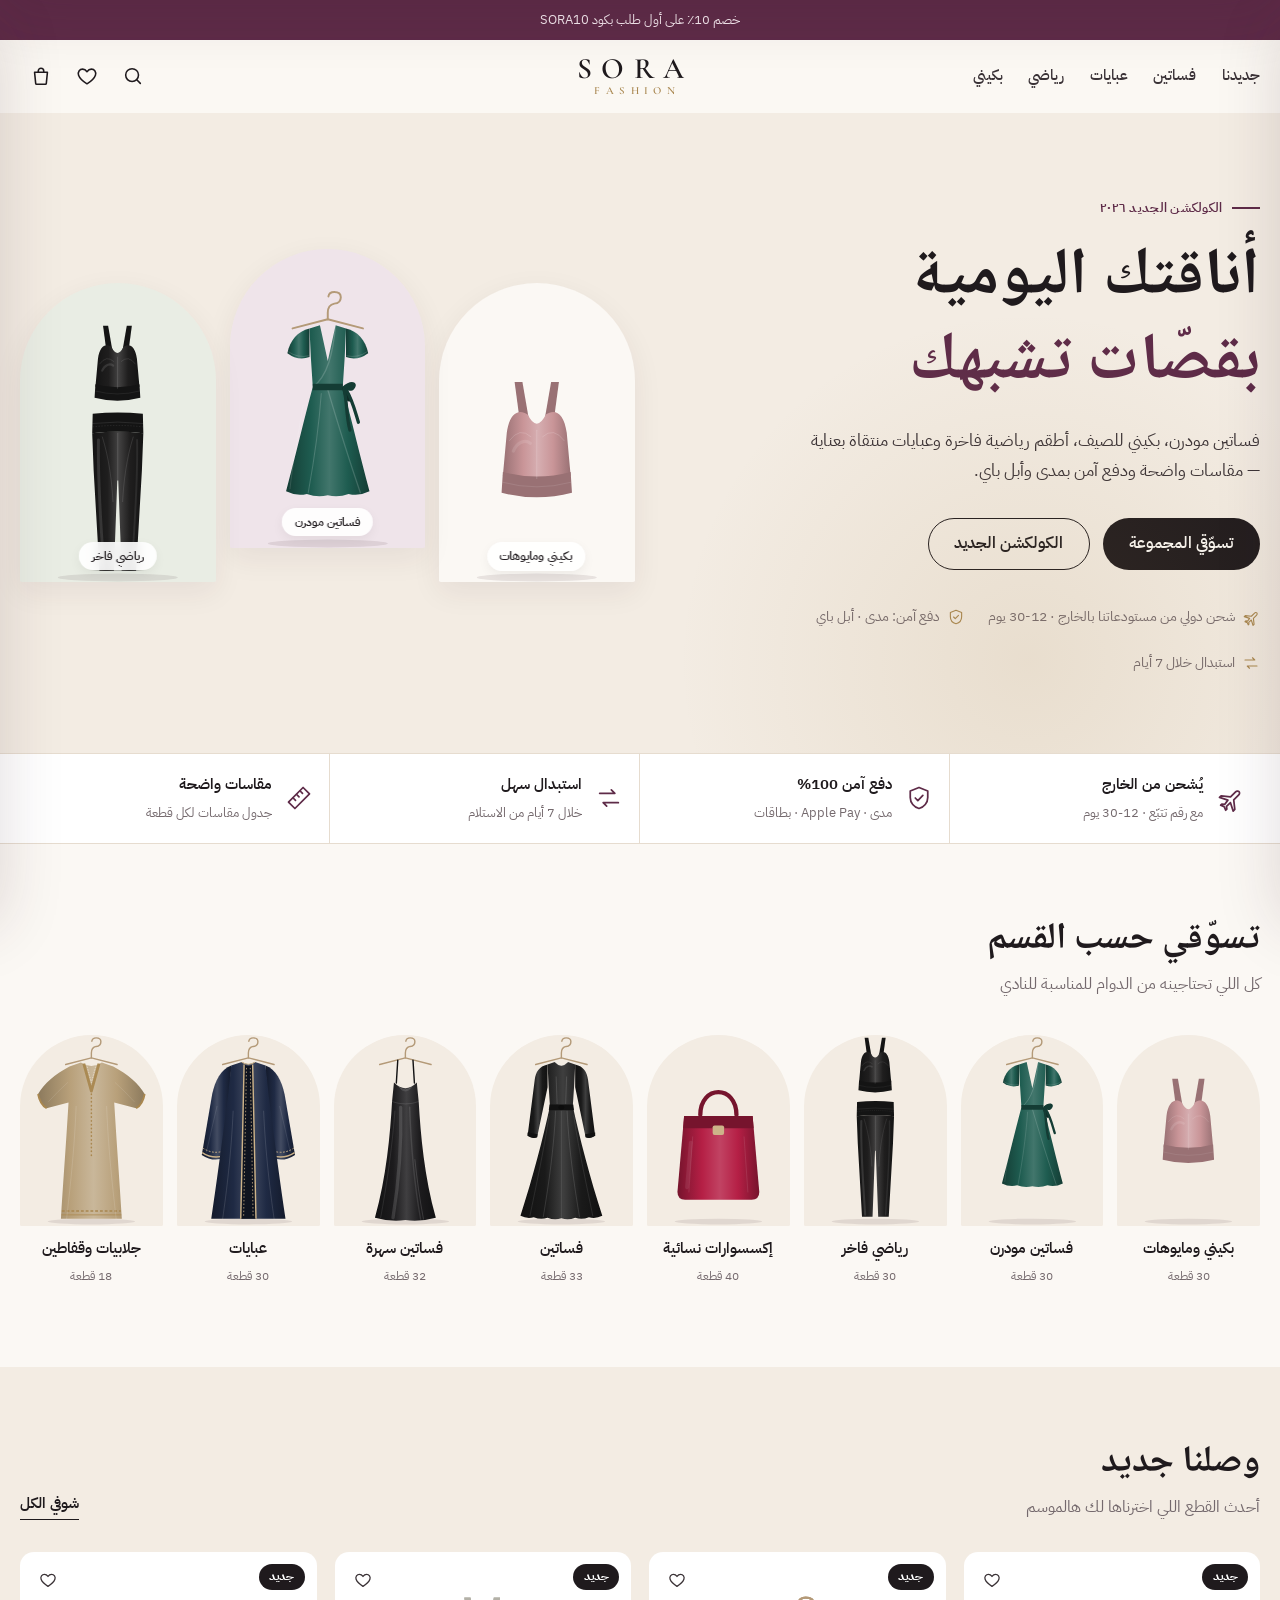
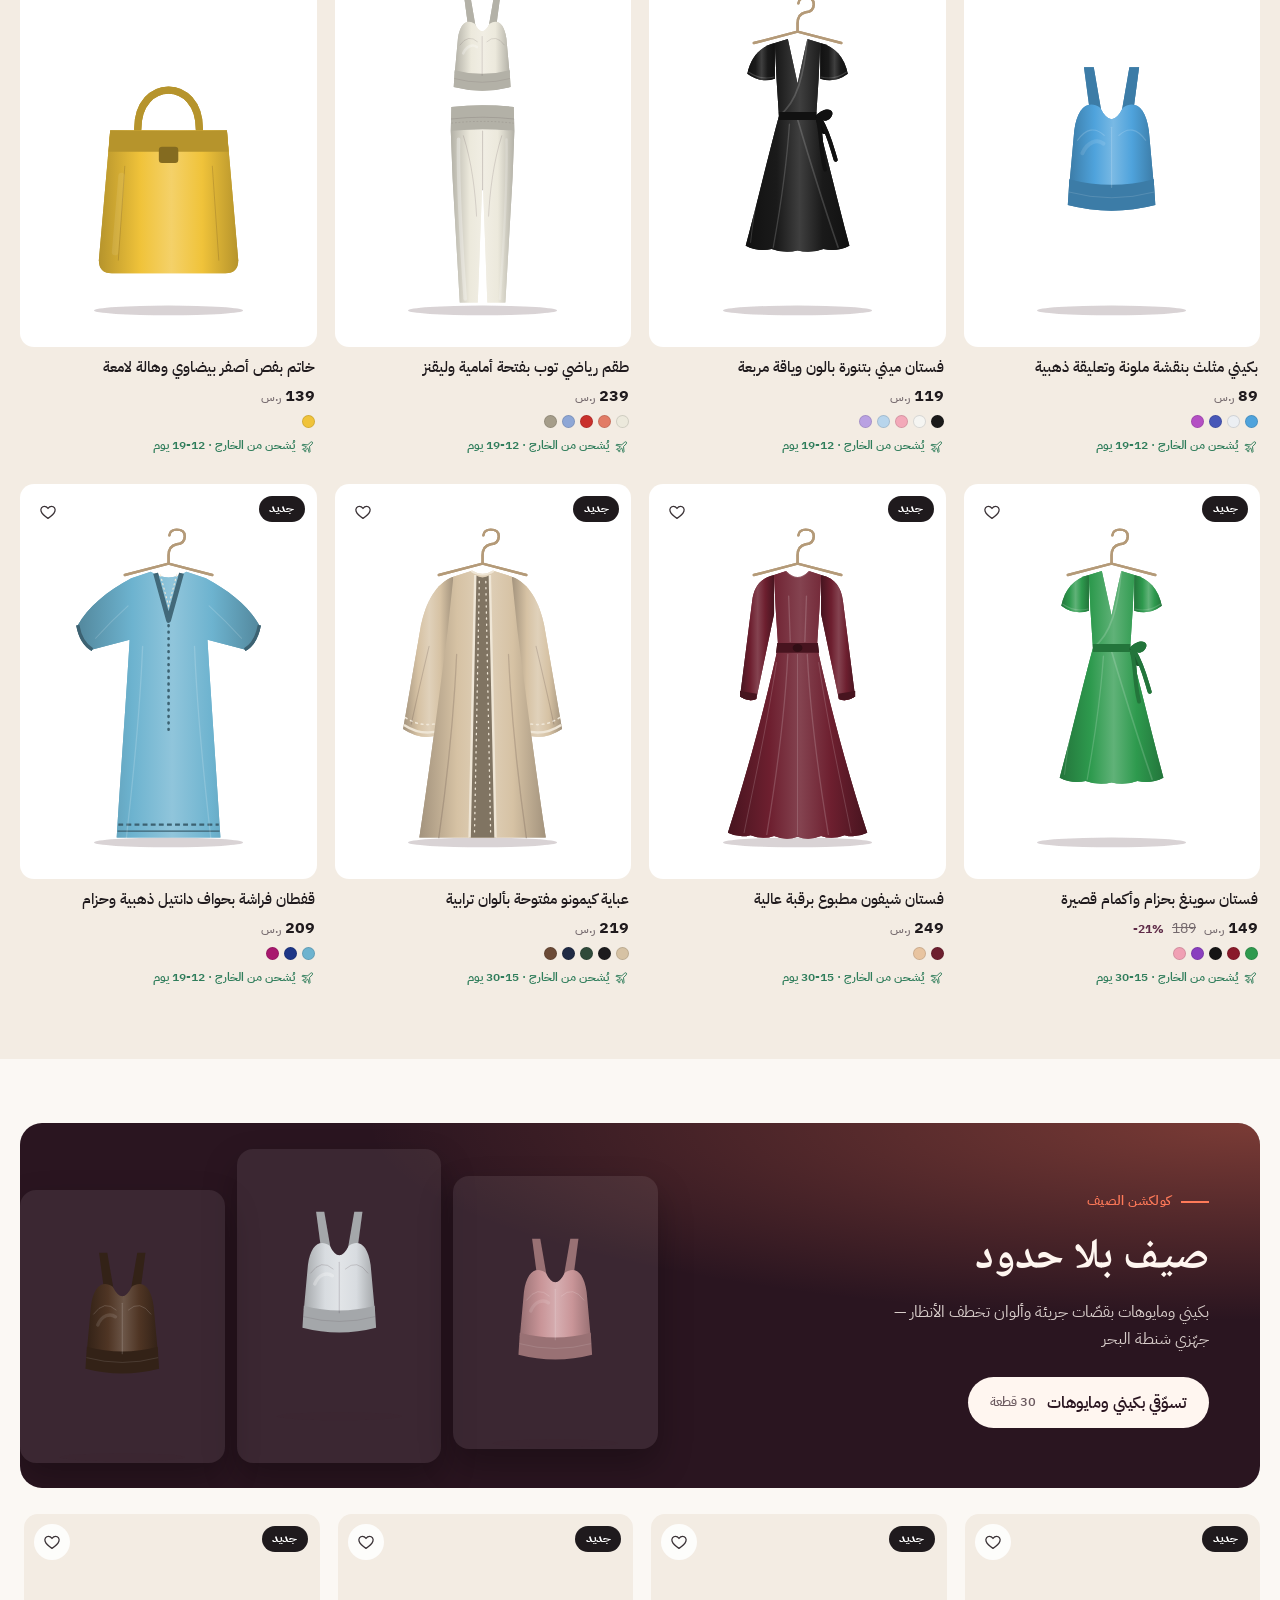
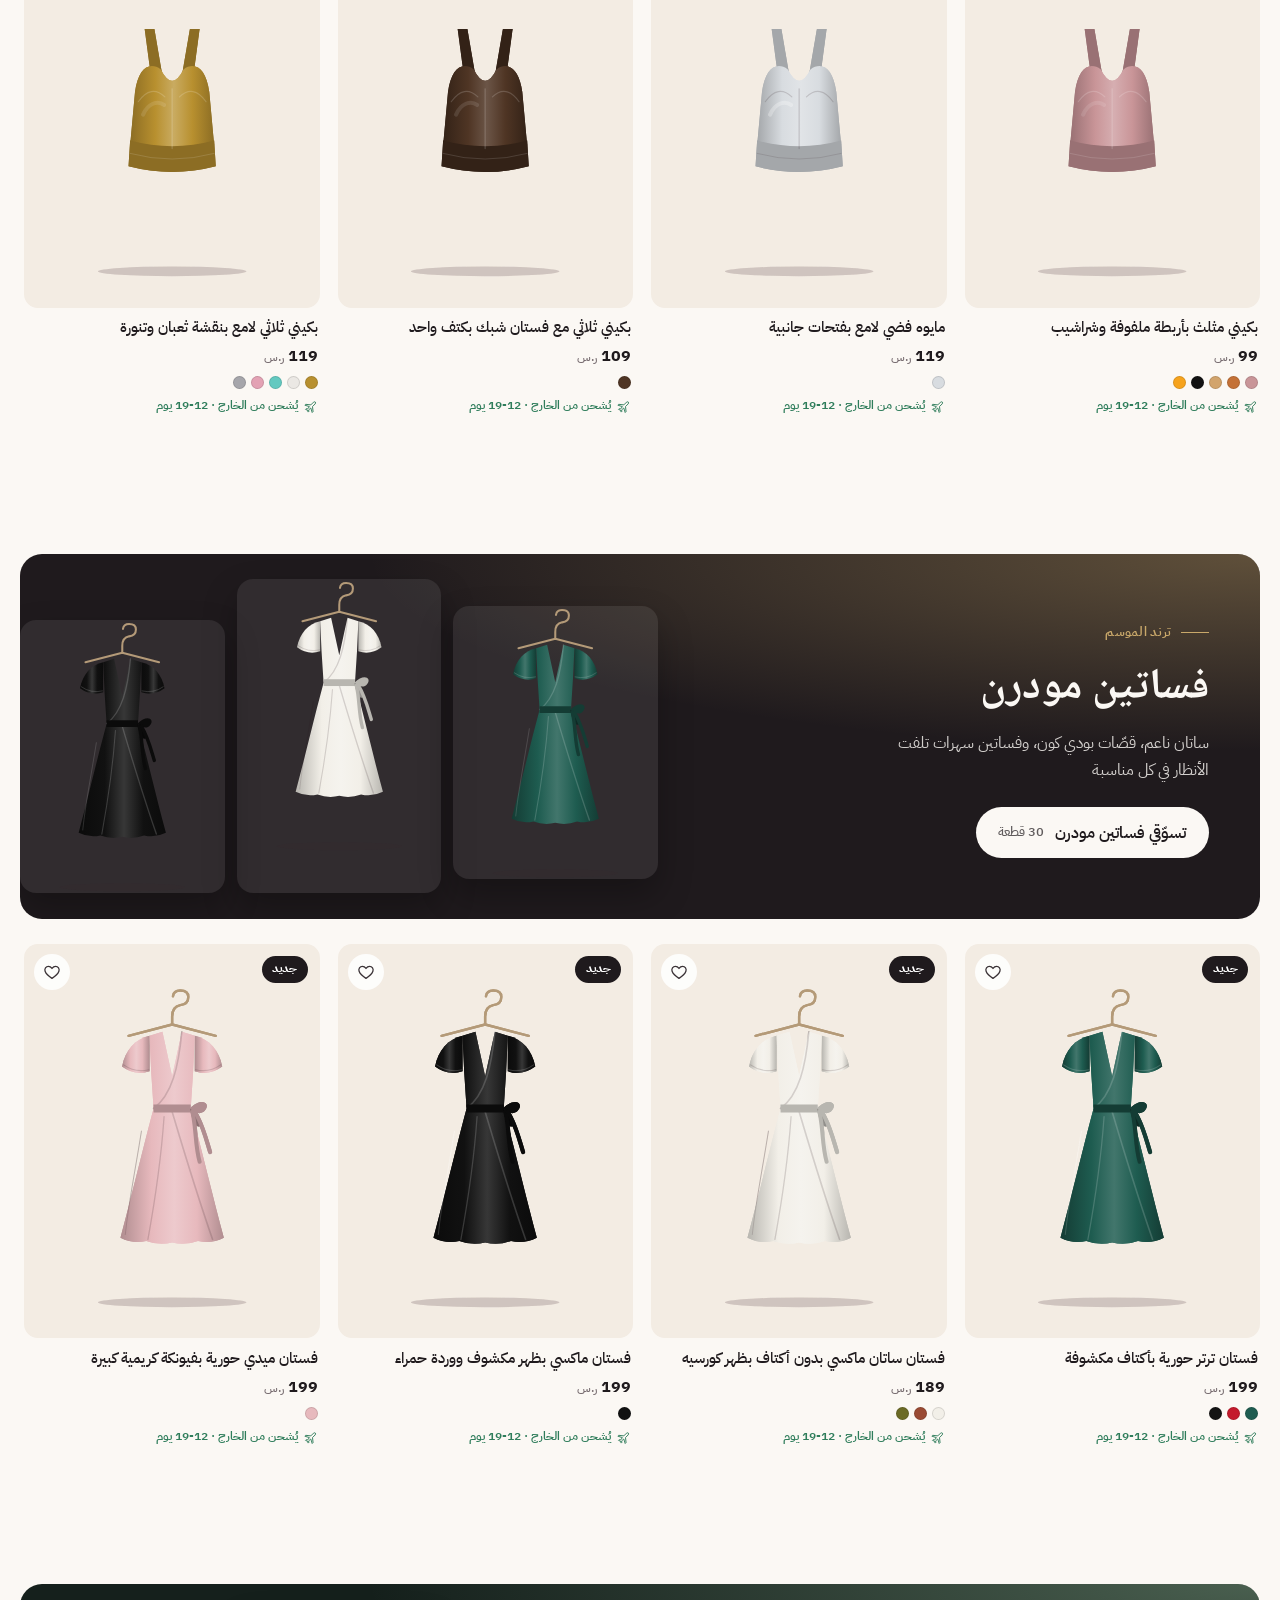
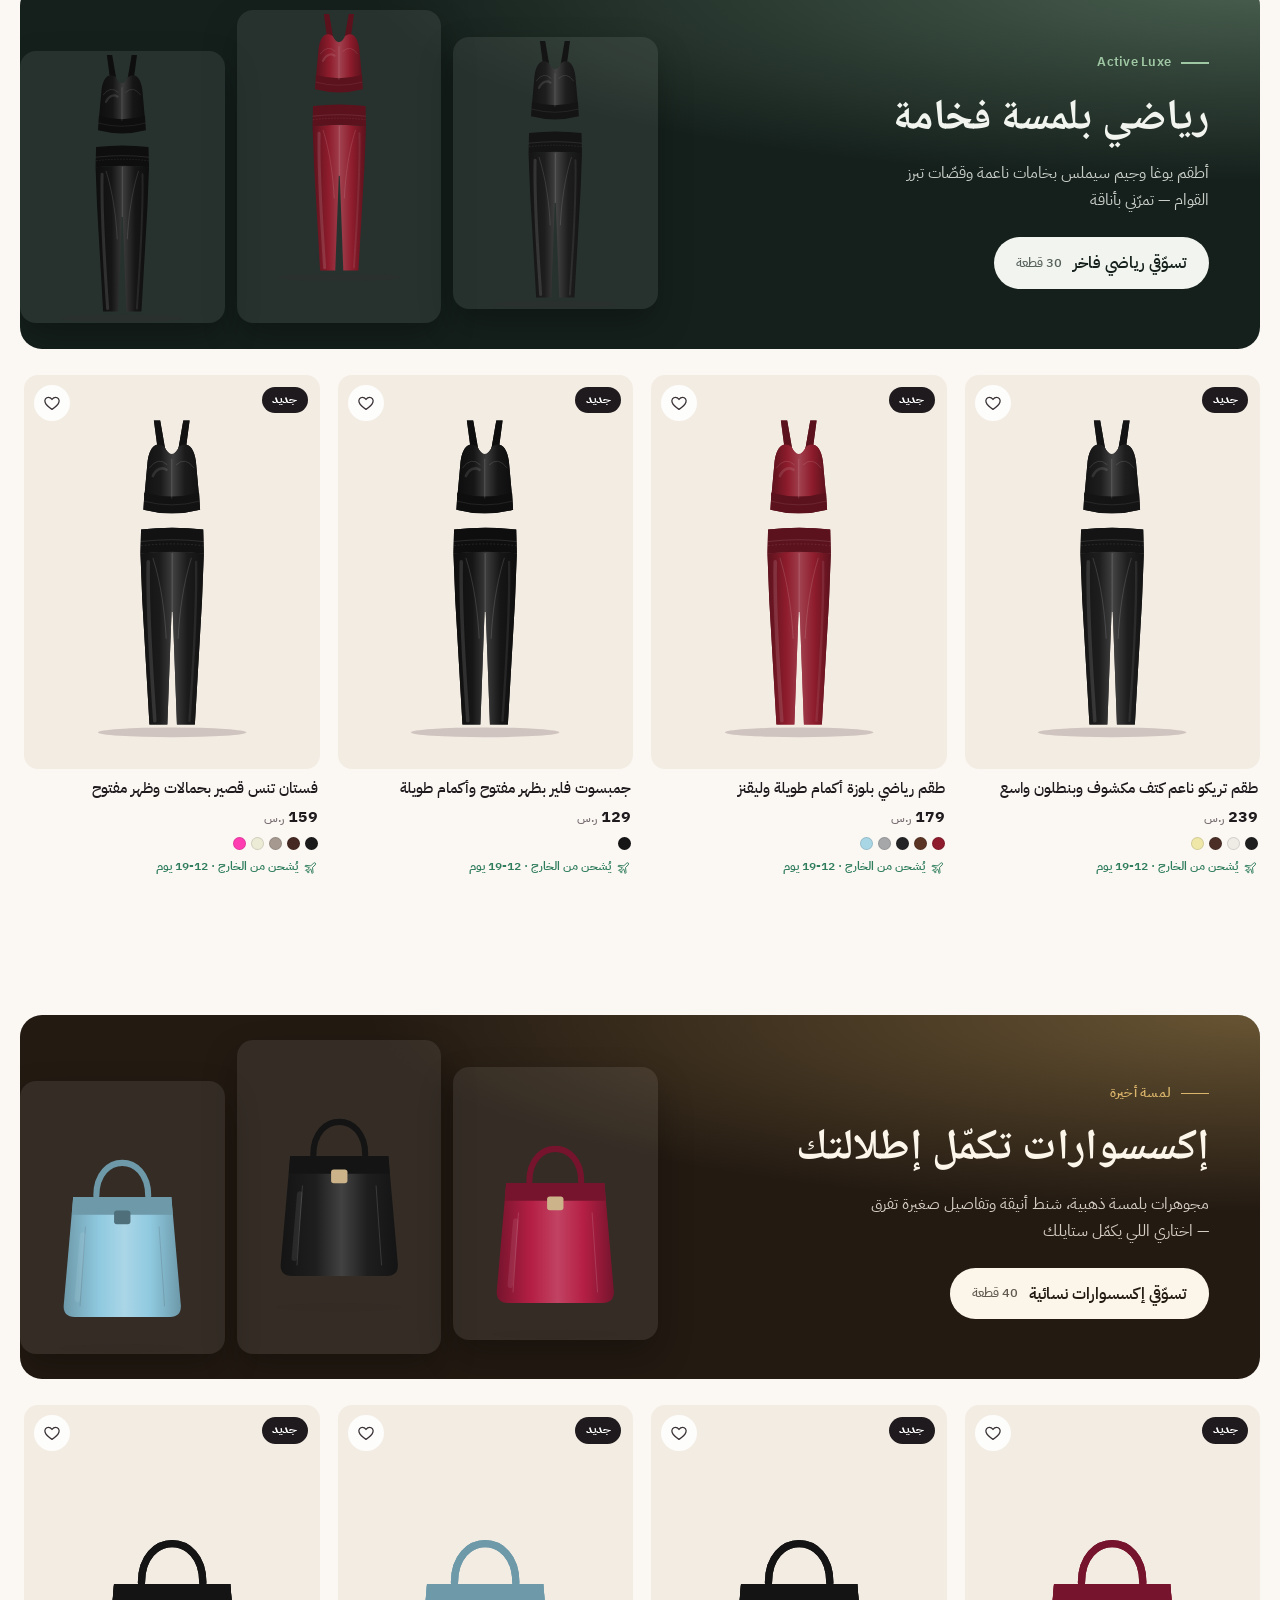
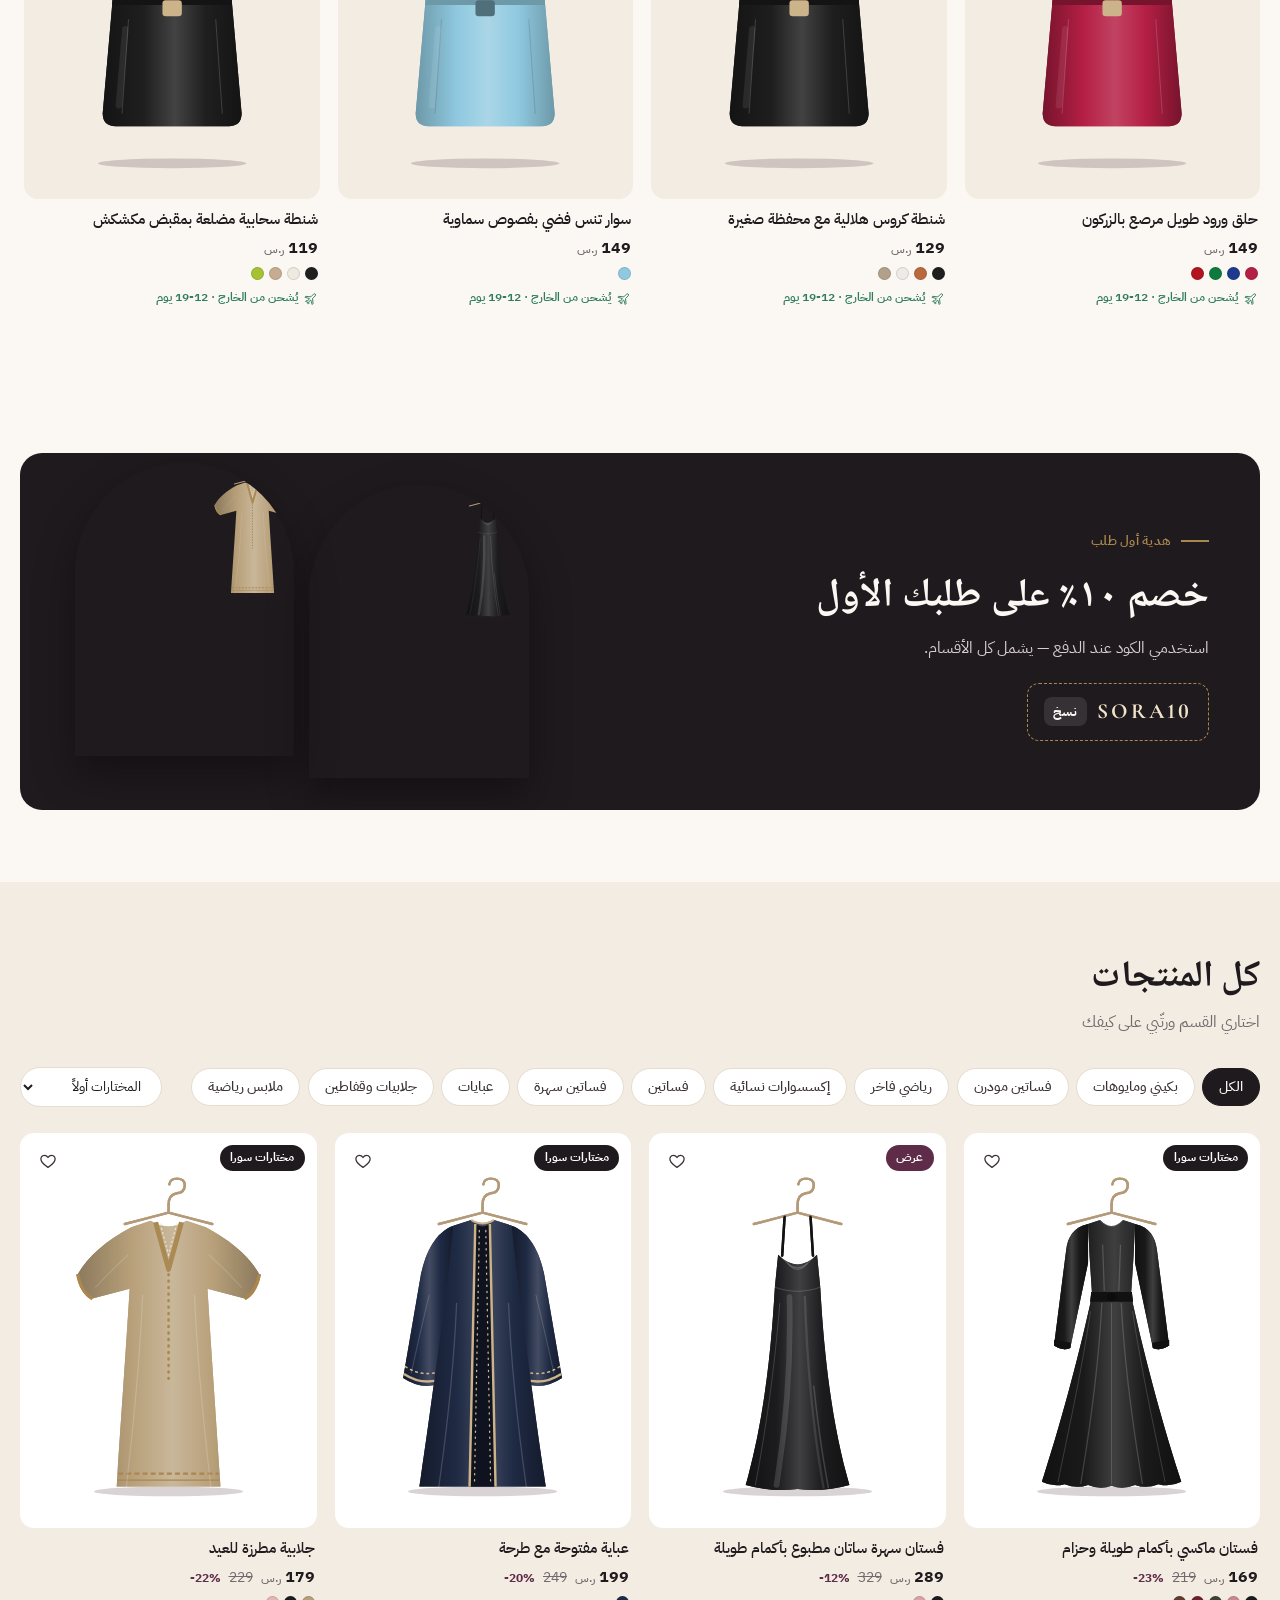
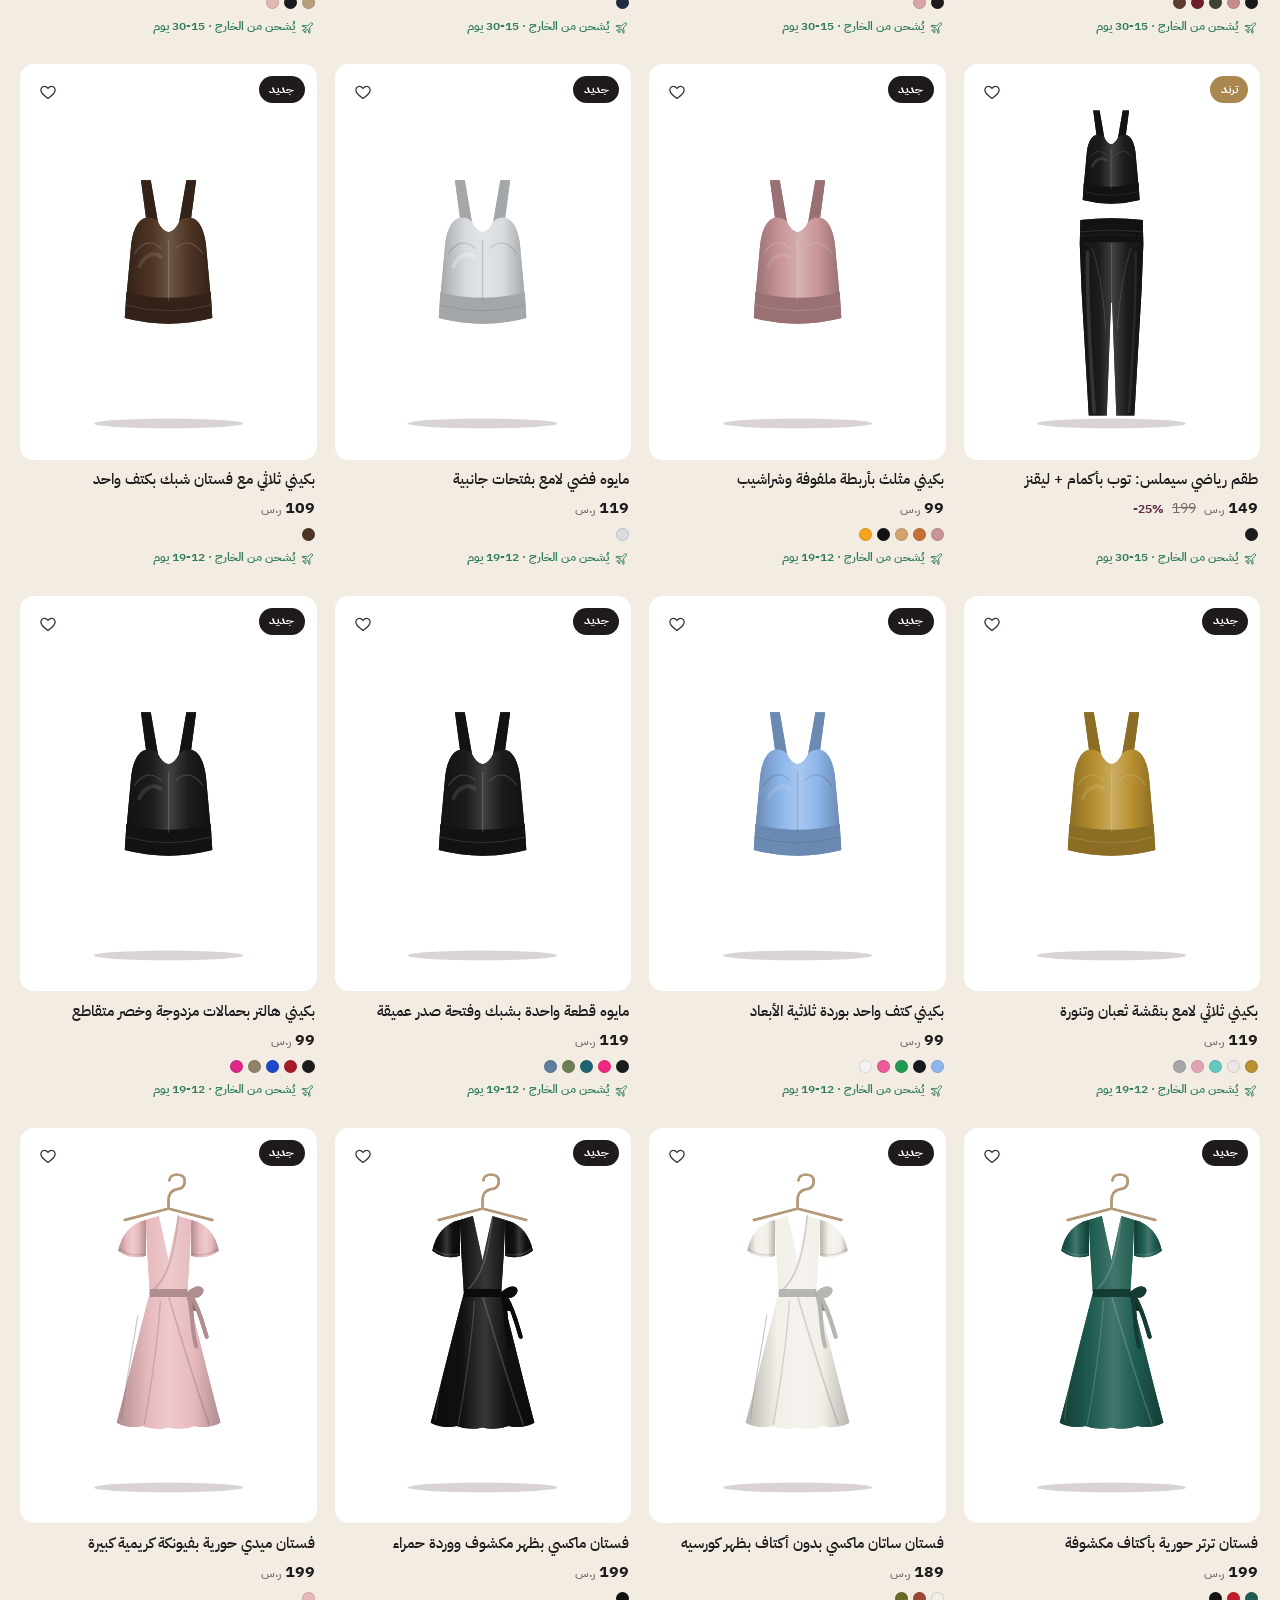
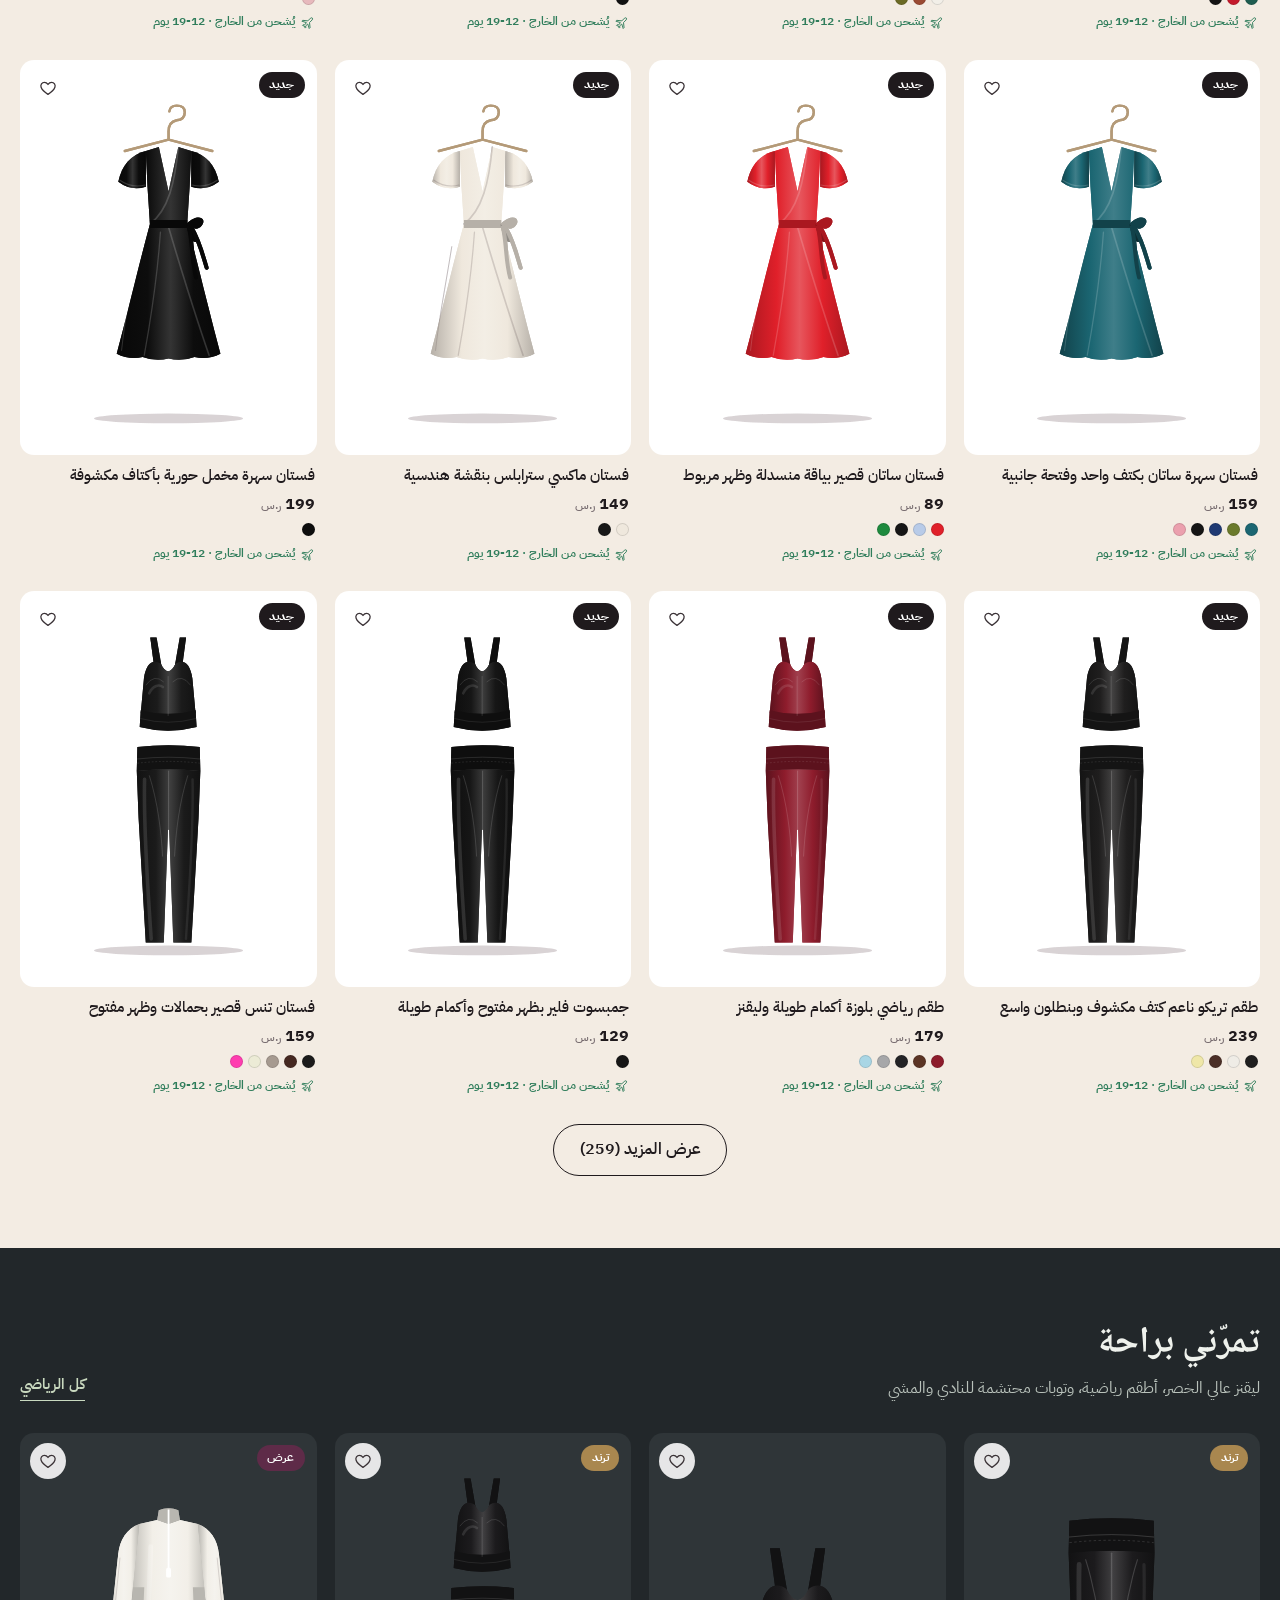
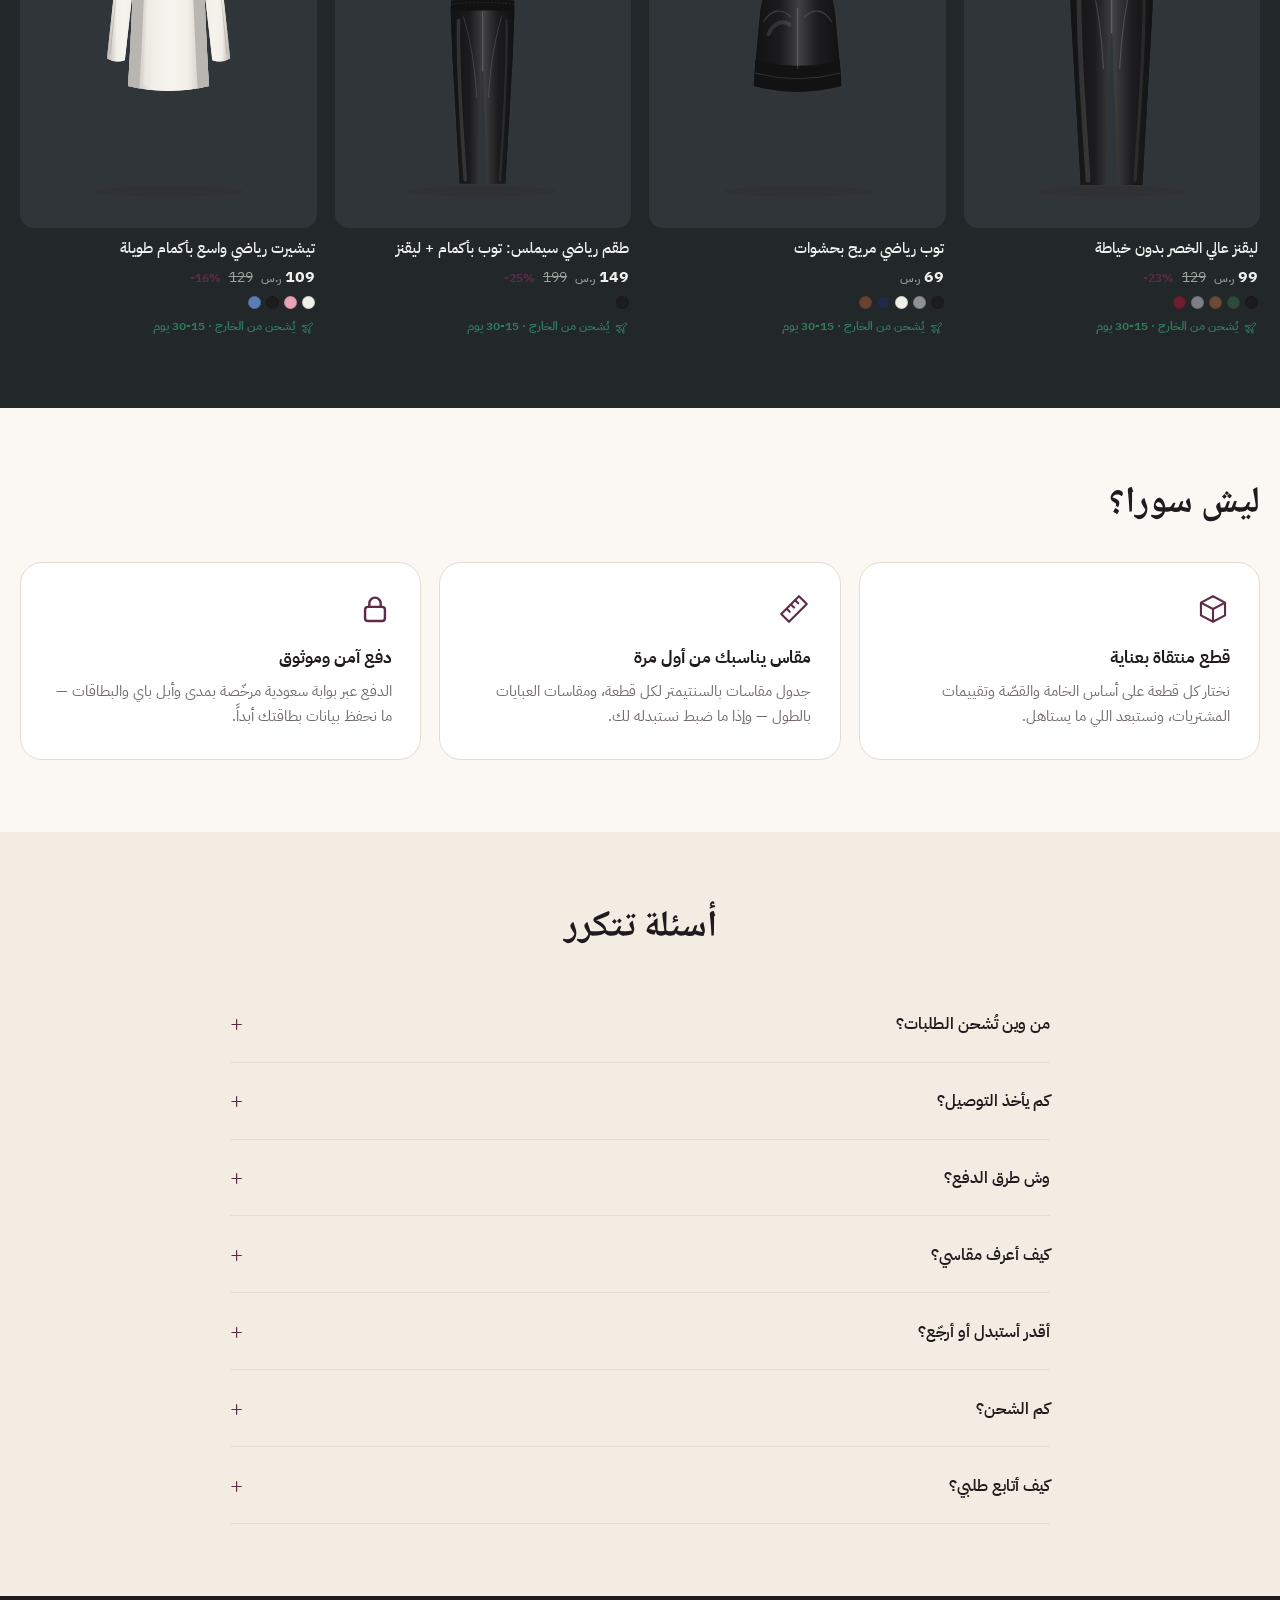
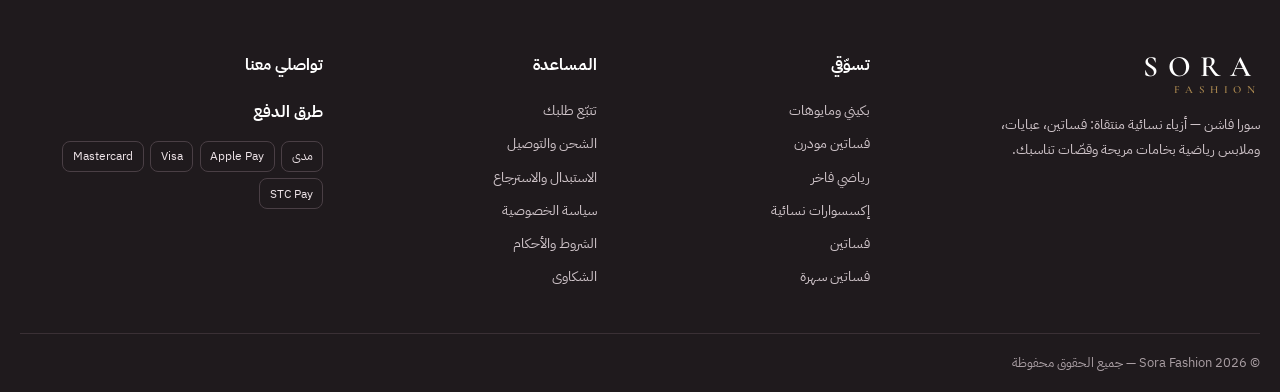
<file: index.html>
<!DOCTYPE html>
<html lang="ar" dir="rtl">
<head>
<meta charset="UTF-8">
<meta name="viewport" content="width=device-width, initial-scale=1.0, viewport-fit=cover">
<title>Sora Fashion | سورا فاشن — فساتين مودرن، بكيني، عبايات، وملابس رياضية</title>
<meta name="description" content="سورا فاشن — أزياء نسائية منتقاة: فساتين مودرن وسهرة، بكيني ومايوهات، أطقم رياضية فاخرة، عبايات، جلابيات، بيجامات وطرح. دفع آمن بمدى وأبل باي وتوصيل لكل مدن المملكة.">
<meta name="theme-color" content="#5e2b48">
<meta property="og:title" content="Sora Fashion — سورا فاشن">
<meta property="og:description" content="فساتين مودرن، بكيني، رياضي فاخر وعبايات منتقاة — دفع آمن وتوصيل لكل المملكة.">
<meta property="og:type" content="website">
<link rel="preconnect" href="https://fonts.googleapis.com">
<link rel="preconnect" href="https://fonts.gstatic.com" crossorigin>
<link href="https://fonts.googleapis.com/css2?family=Cormorant+Garamond:wght@500;600;700&family=IBM+Plex+Sans+Arabic:wght@300;400;500;600;700&family=Noto+Naskh+Arabic:wght@600;700&display=swap" rel="stylesheet">
<link rel="stylesheet" href="assets/css/style.css">
<link rel="icon" href="data:image/svg+xml,%3Csvg xmlns='http://www.w3.org/2000/svg' viewBox='0 0 64 64'%3E%3Crect width='64' height='64' rx='14' fill='%235e2b48'/%3E%3Ctext x='32' y='44' font-family='Georgia,serif' font-size='34' text-anchor='middle' fill='%23f5ede0'%3ES%3C/text%3E%3C/svg%3E">
</head>
<body>
<div id="site-header"></div>

<main>
  <!-- hero -->
  <section class="hero">
    <div class="container hero-inner">
      <div class="hero-copy reveal">
        <span class="eyebrow">الكولكشن الجديد ٢٠٢٦</span>
        <h1>أناقتك اليومية<br><em>بقصّات تشبهك</em></h1>
        <p class="lead">فساتين مودرن، بكيني للصيف، أطقم رياضية فاخرة وعبايات منتقاة بعناية — مقاسات واضحة ودفع آمن بمدى وأبل باي.</p>
        <div class="hero-cta">
          <a class="btn btn-dark" href="#catalog">تسوّقي المجموعة</a>
          <a class="btn btn-line" href="#showcases">الكولكشن الجديد</a>
        </div>
        <div class="hero-perks" id="heroPerks"></div>
      </div>
      <div class="hero-art reveal" id="heroArt" aria-hidden="true"></div>
    </div>
  </section>

  <section class="trust">
    <div class="container trust-grid" id="trust"></div>
  </section>

  <!-- categories -->
  <section class="section" id="cats">
    <div class="container">
      <div class="sec-head reveal"><div><h2>تسوّقي حسب القسم</h2><p>كل اللي تحتاجينه من الدوام للمناسبة للنادي</p></div></div>
      <div class="cat-rail" id="catRail"></div>
    </div>
  </section>

  <!-- new arrivals -->
  <section class="section section-alt" id="new">
    <div class="container">
      <div class="sec-head reveal"><div><h2>وصلنا جديد</h2><p>أحدث القطع اللي اخترناها لك هالموسم</p></div><a class="sec-link" href="#catalog">شوفي الكل</a></div>
      <div class="grid" id="newGrid"></div>
    </div>
  </section>

  <!-- collection showcases (categories with a "showcase" block in products.json) -->
  <div id="showcases"></div>

  <!-- promo -->
  <section class="section">
    <div class="container">
      <div class="promo reveal">
        <div class="promo-copy">
          <span class="eyebrow">هدية أول طلب</span>
          <h3>خصم ١٠٪ على طلبك الأول</h3>
          <p>استخدمي الكود عند الدفع — يشمل كل الأقسام.</p>
          <span class="code-pill" id="promoCode">SORA10 <button type="button" id="copyCode">نسخ</button></span>
        </div>
        <div class="promo-art" id="promoArt" aria-hidden="true"></div>
      </div>
    </div>
  </section>

  <!-- catalog -->
  <section class="section section-alt" id="catalog">
    <div class="container">
      <div class="sec-head reveal"><div><h2 id="catalogTitle">كل المنتجات</h2><p id="catalogSub">اختاري القسم ورتّبي على كيفك</p></div></div>
      <div class="toolbar">
        <div class="chips" id="chips"></div>
        <select class="sort-select" id="sort" aria-label="ترتيب">
          <option value="featured">المختارات أولاً</option>
          <option value="new">الأحدث</option>
          <option value="priceAsc">السعر: من الأقل</option>
          <option value="priceDesc">السعر: من الأعلى</option>
        </select>
      </div>
      <div class="grid" id="catalogGrid"></div>
      <div class="more-row"><button type="button" class="btn btn-line" id="catalogMore" hidden>عرض المزيد</button></div>
      <p class="empty-state" id="catalogEmpty" hidden></p>
    </div>
  </section>

  <!-- sport spotlight -->
  <section class="section sport" id="sport">
    <div class="container">
      <div class="sec-head reveal"><div><h2>تمرّني براحة</h2><p>ليقنز عالي الخصر، أطقم رياضية، وتوبات محتشمة للنادي والمشي</p></div><a class="sec-link" href="index.html?cat=sport#catalog">كل الرياضي</a></div>
      <div class="grid" id="sportGrid"></div>
    </div>
  </section>

  <!-- why -->
  <section class="section">
    <div class="container">
      <div class="sec-head reveal"><div><h2>ليش سورا؟</h2></div></div>
      <div class="why-grid" id="why"></div>
    </div>
  </section>

  <!-- faq -->
  <section class="section section-alt" id="faq">
    <div class="container">
      <div class="sec-head reveal" style="justify-content:center;text-align:center"><div><h2>أسئلة تتكرر</h2></div></div>
      <div class="faq" id="faqList"></div>
    </div>
  </section>
</main>

<div id="site-footer"></div>

<script src="assets/js/garments.js"></script>
<script src="assets/js/store.js"></script>
<script src="assets/js/home.js"></script>
</body>
</html>
</file>
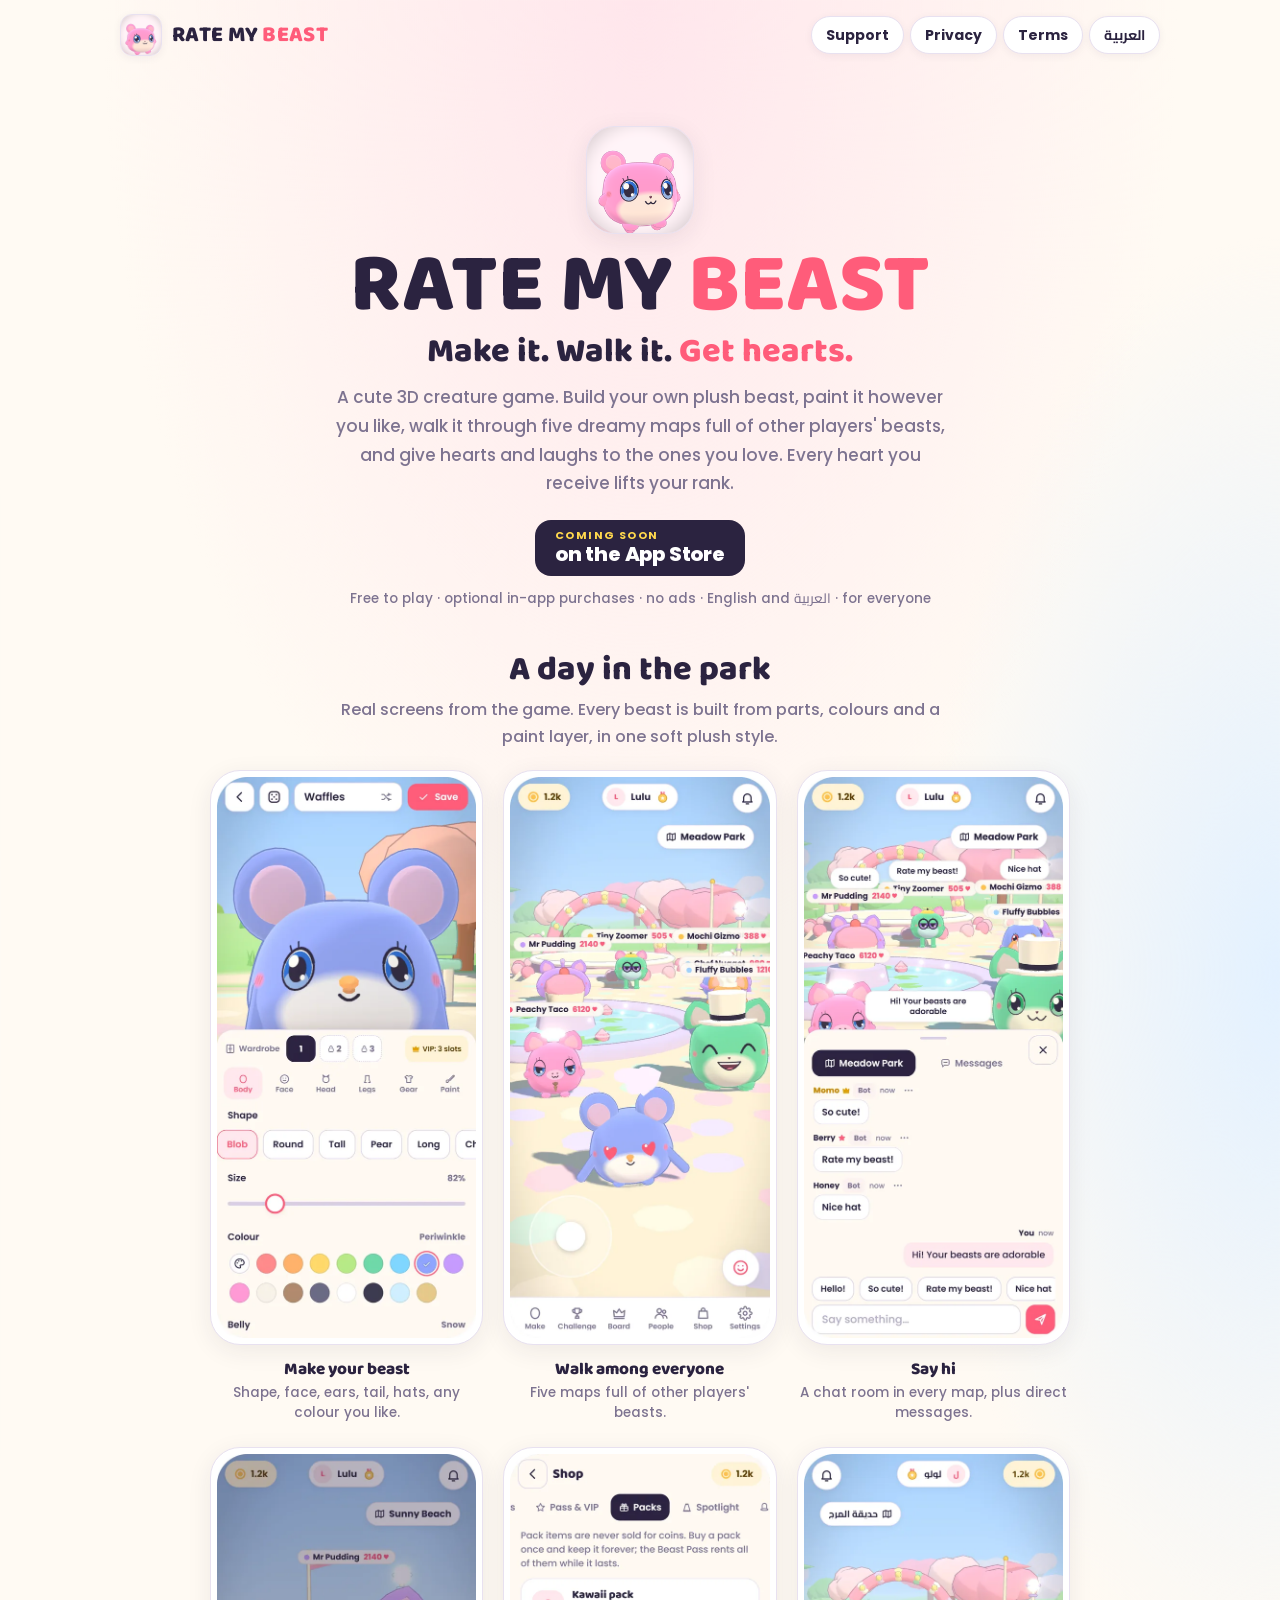
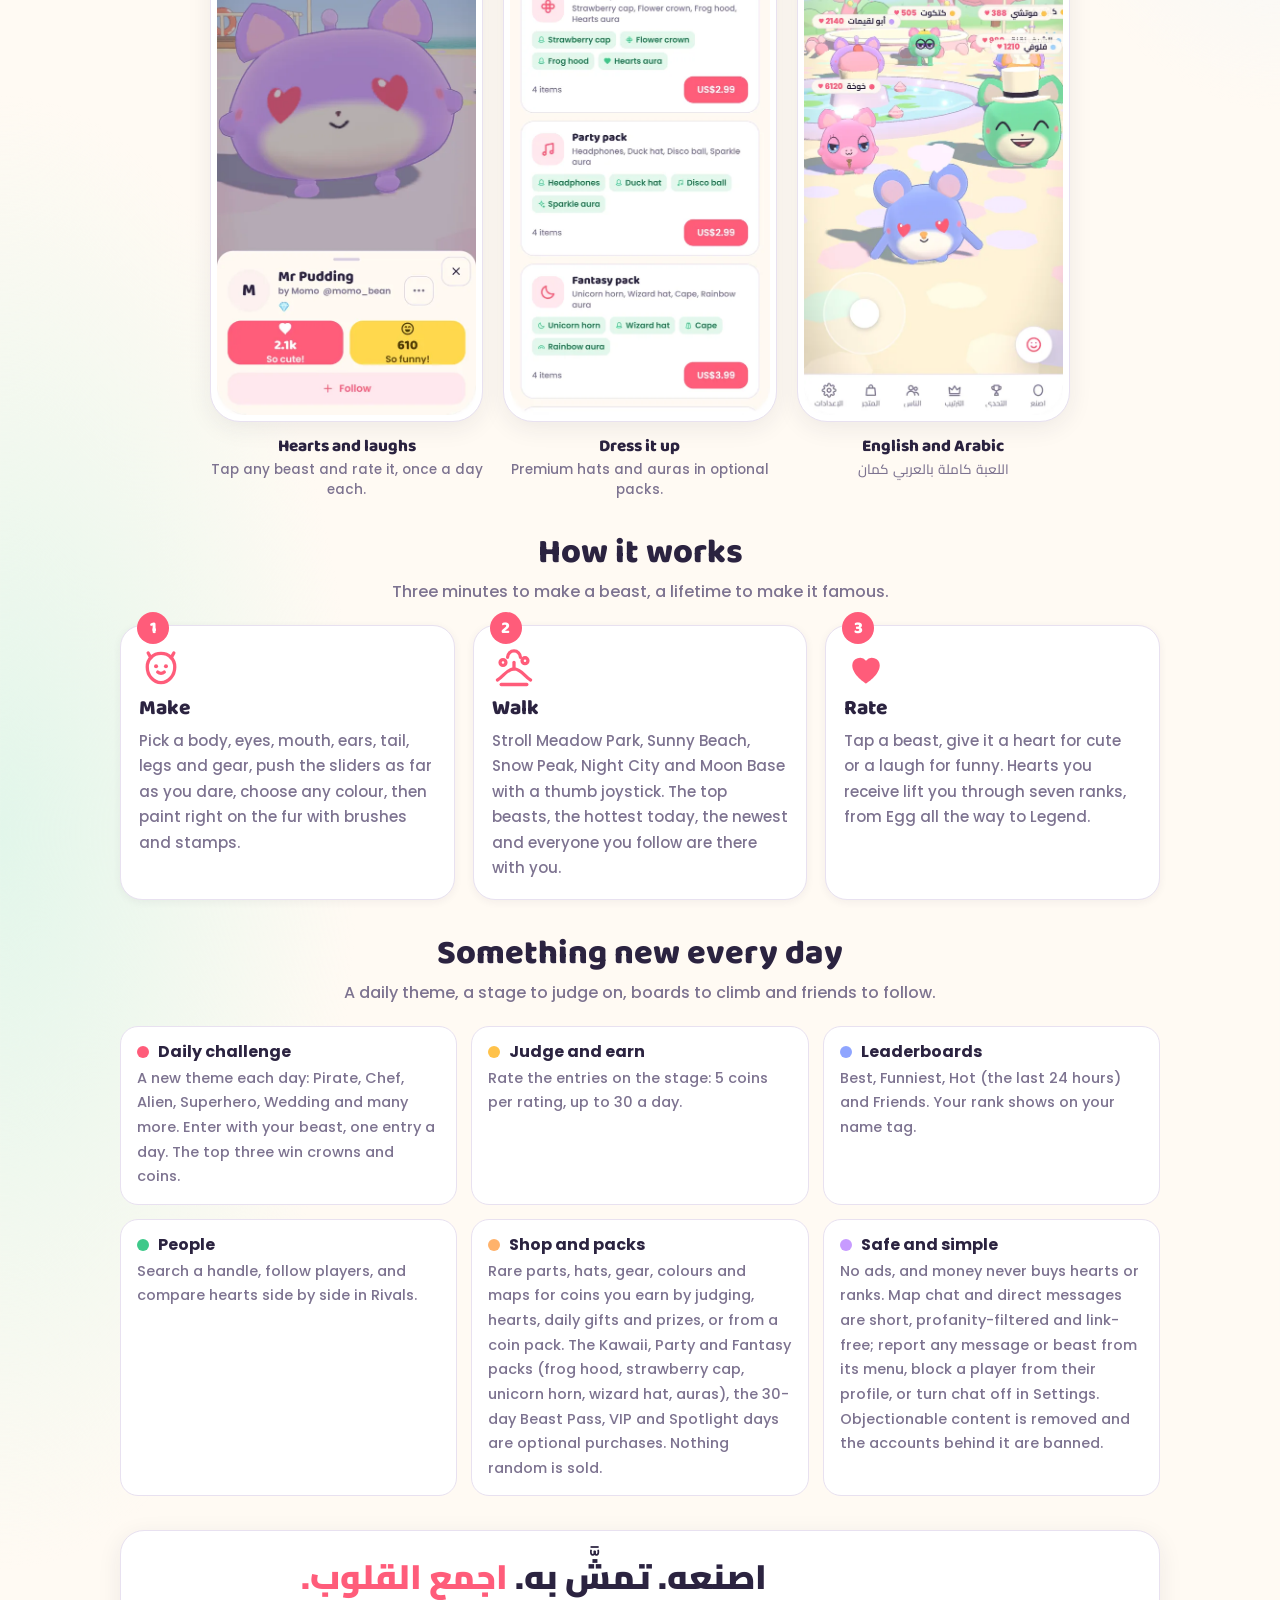
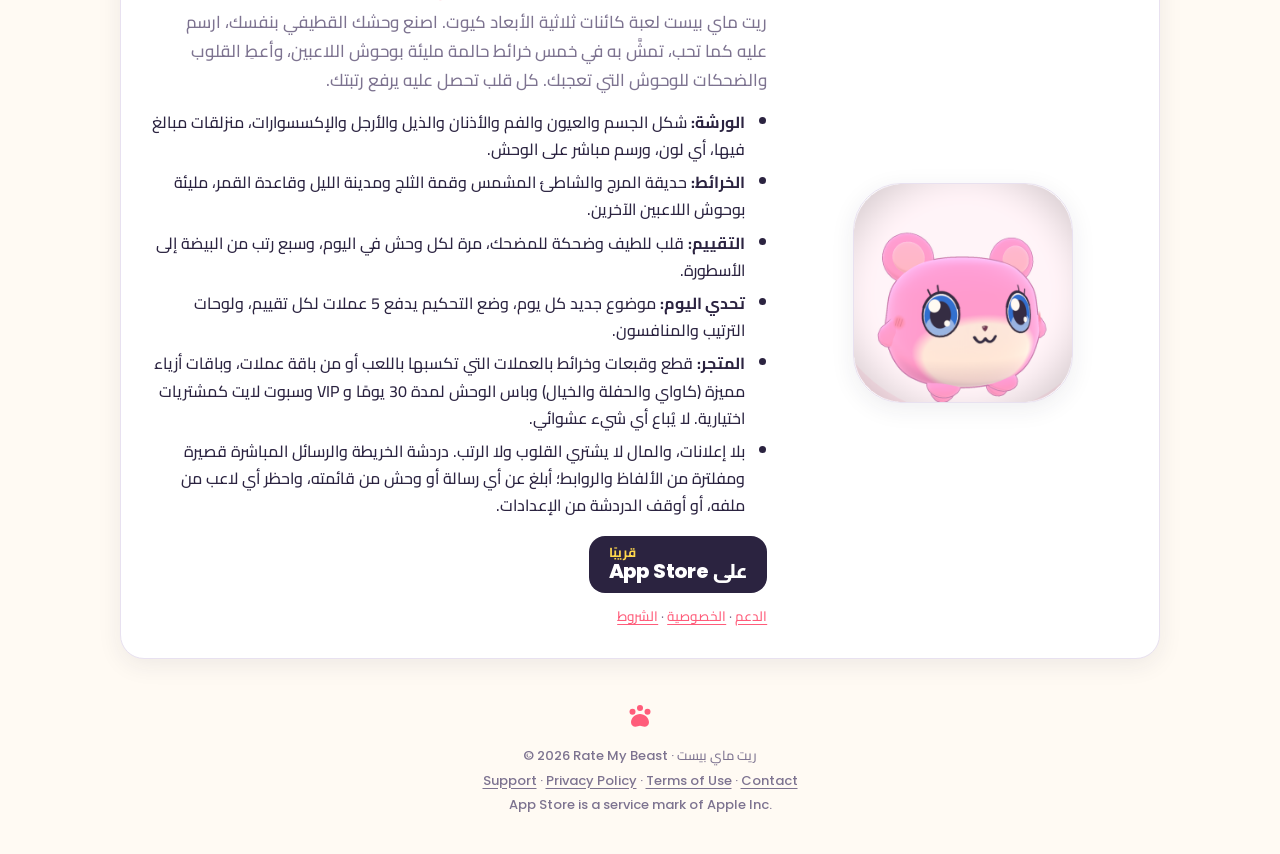
<file: ratemybeast/index.html>
<!doctype html>
<html lang="en">
<head>
<meta charset="utf-8">
<meta name="viewport" content="width=device-width, initial-scale=1, viewport-fit=cover">
<meta name="color-scheme" content="light">
<meta name="theme-color" content="#fffaf3">
<title>Rate My Beast · ريت ماي بيست</title>
<meta name="description" content="Rate My Beast (ريت ماي بيست): build your own cute 3D beast, paint it your way, walk it through five dreamy maps full of other players' beasts and collect hearts and laughs. Daily themed challenges, judge mode, leaderboards and ranks. Free to play, no ads, optional cosmetic packs. Coming to the App Store.">
<link rel="canonical" href="https://alwaleed305xx-ui.github.io/ratemybeast/">
<meta property="og:type" content="website">
<meta property="og:site_name" content="Rate My Beast">
<meta property="og:title" content="Rate My Beast · ريت ماي بيست">
<meta property="og:description" content="Build a cute 3D beast, paint it, walk it among everyone's beasts and collect hearts. Free to play, no ads.">
<meta property="og:url" content="https://alwaleed305xx-ui.github.io/ratemybeast/">
<meta property="og:image" content="https://alwaleed305xx-ui.github.io/ratemybeast/icons/icon-512.png">
<meta property="og:image:width" content="512">
<meta property="og:image:height" content="512">
<meta name="twitter:card" content="summary">
<link rel="icon" type="image/png" href="icons/favicon.png">
<link rel="apple-touch-icon" href="icons/apple-touch-icon.png">
<link rel="preload" href="fonts/baloo2-800-latin.woff2" as="font" type="font/woff2" crossorigin>
<link rel="stylesheet" href="site.css">
</head>
<body>
<div class="wrap">
<header class="top">
  <a class="brand" href="./" aria-label="Rate My Beast home"><img src="icons/icon-192.png" alt="" width="42" height="42"><span class="wordmark" aria-hidden="true">Rate my <b>beast</b></span></a>
  <nav aria-label="Pages">
    <a href="support.html">Support</a>
    <a href="privacy.html">Privacy</a>
    <a href="terms.html">Terms</a>
    <a href="#ar" lang="ar" dir="rtl">العربية</a>
  </nav>
</header>

<main>
<section class="hero" id="en" lang="en" aria-labelledby="hero-title">
  <div class="hero-copy">
    <img class="icon" src="icons/icon-192.png" width="108" height="108" alt="">
    <h1 id="hero-title">Rate my <b>beast</b></h1>
    <p class="kicker">Make it. Walk it. <em>Get hearts.</em></p>
    <p class="lead">A cute 3D creature game. Build your own plush beast, paint it however you like, walk it through five dreamy maps full of other players' beasts, and give hearts and laughs to the ones you love. Every heart you receive lifts your rank.</p>
    <div class="cta">
      <span class="soon" role="note"><small>Coming soon</small><span>on the App Store</span></span>
    </div>
    <p class="cta-note">Free to play · optional in-app purchases · no ads · English and العربية · for everyone</p>
  </div>
</section>

<section aria-labelledby="shots-title">
  <h2 class="sec-title" id="shots-title">A day in the park</h2>
  <p class="sec-sub">Real screens from the game. Every beast is built from parts, colours and a paint layer, in one soft plush style.</p>
  <div class="shots">
    <figure class="shot">
      <span class="phone"><img src="img/shot-en-make.webp" width="540" height="1169" loading="lazy" alt="The maker: a big periwinkle beast with bear ears fills the top of the screen; below it the Body, Face, Head, Legs, Gear and Paint tabs with shape chips, a size slider and colour swatches."></span>
      <figcaption>Make your beast<span>Shape, face, ears, tail, hats, any colour you like.</span></figcaption>
    </figure>
    <figure class="shot">
      <span class="phone"><img src="img/shot-en-walk.webp" width="540" height="1169" loading="lazy" alt="Meadow Park: my beast in front of a pool, other players' beasts around it with their names and heart counts, a pink arch and pink trees behind."></span>
      <figcaption>Walk among everyone<span>Five maps full of other players' beasts.</span></figcaption>
    </figure>
    <figure class="shot">
      <span class="phone"><img src="img/shot-en-chat.webp" width="540" height="1169" loading="lazy" alt="The map chat: speech bubbles over three beasts in the park and the chat sheet open below with bot lines, quick-phrase chips and my own message."></span>
      <figcaption>Say hi<span>A chat room in every map, plus direct messages.</span></figcaption>
    </figure>
    <figure class="shot">
      <span class="phone"><img src="img/shot-en-rate.webp" width="540" height="1169" loading="lazy" alt="A beast card on Sunny Beach: a lilac beast with heart eyes up close, and below it the heart and laugh buttons with their counts and a Follow button."></span>
      <figcaption>Hearts and laughs<span>Tap any beast and rate it, once a day each.</span></figcaption>
    </figure>
    <figure class="shot">
      <span class="phone"><img src="img/shot-en-shop.webp" width="540" height="1169" loading="lazy" alt="The shop's Packs tab: the Kawaii, Party and Fantasy packs with their hats and auras listed on each card and a price button."></span>
      <figcaption>Dress it up<span>Premium hats and auras in optional packs.</span></figcaption>
    </figure>
    <figure class="shot">
      <span class="phone"><img src="img/shot-ar-walk.webp" width="540" height="1169" loading="lazy" alt="The same park in Arabic: the name tags, the map chip and the bottom bar are in Arabic, laid out right to left."></span>
      <figcaption>English and Arabic<span lang="ar" dir="rtl">اللعبة كاملة بالعربي كمان</span></figcaption>
    </figure>
  </div>
</section>

<section aria-labelledby="how-title">
  <h2 class="sec-title" id="how-title">How it works</h2>
  <p class="sec-sub">Three minutes to make a beast, a lifetime to make it famous.</p>
  <div class="steps">
    <div class="step">
      <span class="step-num">1</span>
      <svg viewBox="0 0 24 24" aria-hidden="true" fill="none" stroke="currentColor" stroke-width="1.8" stroke-linecap="round" stroke-linejoin="round"><path d="M12 4c4.4 0 7.5 3.2 7.5 7.4 0 4.6-3.3 8.6-7.5 8.6S4.5 16 4.5 11.4C4.5 7.2 7.6 4 12 4z"/><circle cx="9.3" cy="11" r="1.1" fill="currentColor" stroke="none"/><circle cx="14.7" cy="11" r="1.1" fill="currentColor" stroke="none"/><path d="M10.2 14.2c1 .9 2.6.9 3.6 0"/><path d="M6.5 6.5 5 3.8M17.5 6.5 19 3.8"/></svg>
      <h3>Make</h3>
      <p>Pick a body, eyes, mouth, ears, tail, legs and gear, push the sliders as far as you dare, choose any colour, then paint right on the fur with brushes and stamps.</p>
    </div>
    <div class="step">
      <span class="step-num">2</span>
      <svg viewBox="0 0 24 24" aria-hidden="true" fill="none" stroke="currentColor" stroke-width="1.8" stroke-linecap="round" stroke-linejoin="round"><path d="M3 18.5c3-1.5 5-6 9-6s6 4.5 9 6"/><path d="M12 12.5V9"/><path d="M8.5 6.2A3.5 3.5 0 0 1 15.5 6.2"/><path d="M5 21h14"/><circle cx="6" cy="9" r="1.6"/><circle cx="18" cy="8" r="1.6"/></svg>
      <h3>Walk</h3>
      <p>Stroll Meadow Park, Sunny Beach, Snow Peak, Night City and Moon Base with a thumb joystick. The top beasts, the hottest today, the newest and everyone you follow are there with you.</p>
    </div>
    <div class="step">
      <span class="step-num">3</span>
      <svg viewBox="0 0 24 24" aria-hidden="true" fill="currentColor"><path d="M12 20.5s-7.5-4.6-7.5-10A4.2 4.2 0 0 1 12 8.1a4.2 4.2 0 0 1 7.5 2.4c0 5.4-7.5 10-7.5 10z"/></svg>
      <h3>Rate</h3>
      <p>Tap a beast, give it a heart for cute or a laugh for funny. Hearts you receive lift you through seven ranks, from Egg all the way to Legend.</p>
    </div>
  </div>
</section>

<section aria-labelledby="feat-title">
  <h2 class="sec-title" id="feat-title">Something new every day</h2>
  <p class="sec-sub">A daily theme, a stage to judge on, boards to climb and friends to follow.</p>
  <div class="features">
    <div class="feat"><h3><i style="background:var(--accent)"></i>Daily challenge</h3><p>A new theme each day: Pirate, Chef, Alien, Superhero, Wedding and many more. Enter with your beast, one entry a day. The top three win crowns and coins.</p></div>
    <div class="feat"><h3><i style="background:var(--gold)"></i>Judge and earn</h3><p>Rate the entries on the stage: 5 coins per rating, up to 30 a day.</p></div>
    <div class="feat"><h3><i style="background:#8fa5ff"></i>Leaderboards</h3><p>Best, Funniest, Hot (the last 24 hours) and Friends. Your rank shows on your name tag.</p></div>
    <div class="feat"><h3><i style="background:var(--green)"></i>People</h3><p>Search a handle, follow players, and compare hearts side by side in Rivals.</p></div>
    <div class="feat"><h3><i style="background:#ffb26b"></i>Shop and packs</h3><p>Rare parts, hats, gear, colours and maps for coins you earn by judging, hearts, daily gifts and prizes, or from a coin pack. The Kawaii, Party and Fantasy packs (frog hood, strawberry cap, unicorn horn, wizard hat, auras), the 30-day Beast Pass, VIP and Spotlight days are optional purchases. Nothing random is sold.</p></div>
    <div class="feat"><h3><i style="background:#c79bff"></i>Safe and simple</h3><p>No ads, and money never buys hearts or ranks. Map chat and direct messages are short, profanity-filtered and link-free; report any message or beast from its menu, block a player from their profile, or turn chat off in Settings. Objectionable content is removed and the accounts behind it are banned.</p></div>
  </div>
</section>

<section class="panel" id="ar" lang="ar" dir="rtl" aria-labelledby="ar-title">
  <div class="ar-hero">
    <img class="icon" src="icons/icon-512.png" width="220" height="220" alt="ريت ماي بيست">
    <div>
      <h2 class="kicker" id="ar-title">اصنعه. تمشَّ به. <em>اجمع القلوب.</em></h2>
      <p class="lead">ريت ماي بيست لعبة كائنات ثلاثية الأبعاد كيوت. اصنع وحشك القطيفي بنفسك، ارسم عليه كما تحب، تمشَّ به في خمس خرائط حالمة مليئة بوحوش اللاعبين، وأعطِ القلوب والضحكات للوحوش التي تعجبك. كل قلب تحصل عليه يرفع رتبتك.</p>
      <ul>
        <li><strong>الورشة:</strong> شكل الجسم والعيون والفم والأذنان والذيل والأرجل والإكسسوارات، منزلقات مبالغ فيها، أي لون، ورسم مباشر على الوحش.</li>
        <li><strong>الخرائط:</strong> حديقة المرج والشاطئ المشمس وقمة الثلج ومدينة الليل وقاعدة القمر، مليئة بوحوش اللاعبين الآخرين.</li>
        <li><strong>التقييم:</strong> قلب للطيف وضحكة للمضحك، مرة لكل وحش في اليوم، وسبع رتب من البيضة إلى الأسطورة.</li>
        <li><strong>تحدي اليوم:</strong> موضوع جديد كل يوم، وضع التحكيم يدفع 5 عملات لكل تقييم، ولوحات الترتيب والمنافسون.</li>
        <li><strong>المتجر:</strong> قطع وقبعات وخرائط بالعملات التي تكسبها باللعب أو من باقة عملات، وباقات أزياء مميزة (كاواي والحفلة والخيال) وباس الوحش لمدة 30 يومًا و VIP وسبوت لايت كمشتريات اختيارية. لا يُباع أي شيء عشوائي.</li>
        <li>بلا إعلانات، والمال لا يشتري القلوب ولا الرتب. دردشة الخريطة والرسائل المباشرة قصيرة ومفلترة من الألفاظ والروابط؛ أبلغ عن أي رسالة أو وحش من قائمته، واحظر أي لاعب من ملفه، أو أوقف الدردشة من الإعدادات.</li>
      </ul>
      <div class="cta">
        <span class="soon" role="note"><small>قريبًا</small><span>على App Store</span></span>
      </div>
      <p class="cta-note"><a href="support.html#ar">الدعم</a> · <a href="privacy.html#ar">الخصوصية</a> · <a href="terms.html#ar">الشروط</a></p>
    </div>
  </div>
</section>
</main>

<footer>
  <svg class="paw" viewBox="0 0 24 24" aria-hidden="true" fill="currentColor"><circle cx="7" cy="8.5" r="2"/><circle cx="12" cy="6" r="2"/><circle cx="17" cy="8.5" r="2"/><path d="M12 10c3.3 0 6 2.6 6 5.5 0 1.9-1.4 3-3 3-1.1 0-2-.6-3-.6s-1.9.6-3 .6c-1.6 0-3-1.1-3-3C6 12.6 8.7 10 12 10z"/></svg>
  <div>© 2026 Rate My Beast · <bdi lang="ar" dir="rtl">ريت ماي بيست</bdi></div>
  <div><a href="support.html">Support</a> · <a href="privacy.html">Privacy Policy</a> · <a href="terms.html">Terms of Use</a> · <a href="https://github.com/alwaleed305xx-ui/alwaleed305xx-ui.github.io/issues">Contact</a></div>
  <div>App Store is a service mark of Apple Inc.</div>
</footer>
</div>
</body>
</html>
</file>
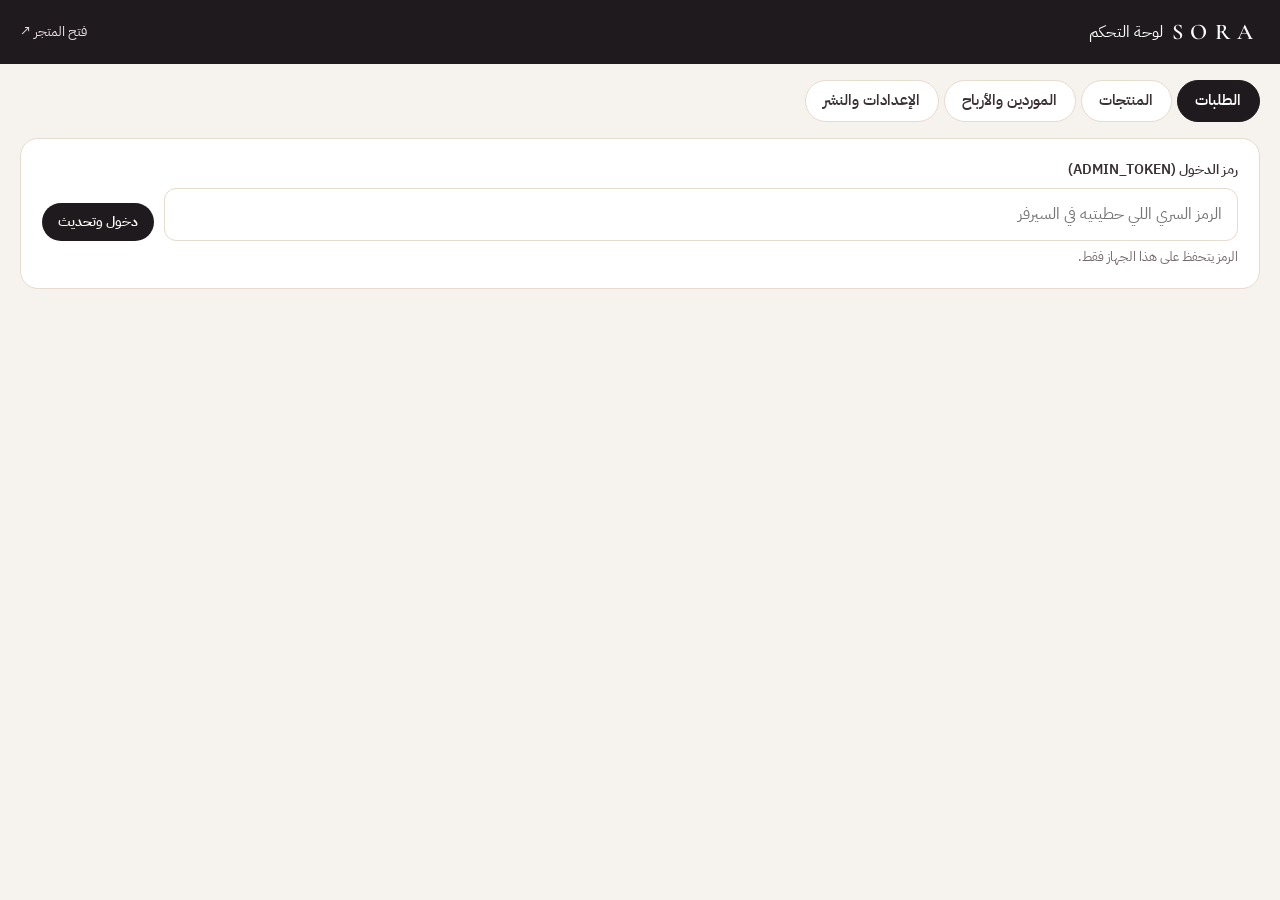
<file: admin.html>
<!DOCTYPE html>
<html lang="ar" dir="rtl">
<head>
<meta charset="UTF-8">
<meta name="viewport" content="width=device-width, initial-scale=1.0">
<title>لوحة تحكم Sora Fashion</title>
<meta name="robots" content="noindex, nofollow">
<link rel="preconnect" href="https://fonts.googleapis.com">
<link rel="preconnect" href="https://fonts.gstatic.com" crossorigin>
<link href="https://fonts.googleapis.com/css2?family=Cormorant+Garamond:wght@600;700&family=IBM+Plex+Sans+Arabic:wght@400;500;600;700&display=swap" rel="stylesheet">
<link rel="stylesheet" href="assets/css/style.css">
<style>
  body { background: #f6f2ed; }
  .adm-top { background: var(--ink); color: #fff; }
  .adm-top .container { display: flex; align-items: center; gap: 1rem; min-height: 64px; flex-wrap: wrap; }
  .adm-top .logo-word { color: #fff; font-size: 1.4rem; }
  .adm-top .grow { flex: 1; }
  .adm-top a { color: #e9dde3; font-size: .9rem; }
  .tabs { display: flex; gap: .3rem; padding-block: 1rem; flex-wrap: wrap; }
  .tab { min-height: 42px; padding: .4rem 1.1rem; border-radius: 999px; font-weight: 600; font-size: .92rem; color: var(--ink-2); background: var(--paper); border: 1.5px solid var(--line); }
  .tab.on { background: var(--ink); color: #fff; border-color: var(--ink); }
  .panel { padding-bottom: 4rem; }
  .card { background: var(--paper); border: 1px solid var(--line); border-radius: 18px; padding: 1.2rem 1.3rem; }
  .card + .card { margin-top: 1rem; }
  .card h3 { font-size: 1.02rem; margin-bottom: .8rem; }
  .row { display: flex; gap: .6rem; align-items: center; flex-wrap: wrap; }
  .stats { display: grid; grid-template-columns: repeat(4, 1fr); gap: .8rem; margin-bottom: 1rem; }
  .stat { background: var(--paper); border: 1px solid var(--line); border-radius: 16px; padding: 1rem; }
  .stat b { display: block; font-size: 1.45rem; font-weight: 700; }
  .stat span { color: var(--muted); font-size: .82rem; }
  .stat.good b { color: var(--ok); }
  .order { background: var(--paper); border: 1px solid var(--line); border-radius: 18px; overflow: hidden; }
  .order + .order { margin-top: .9rem; }
  .order-head { display: flex; gap: .8rem; align-items: center; flex-wrap: wrap; padding: .9rem 1.2rem; border-bottom: 1px solid var(--line); background: #fcfaf7; }
  .order-head .oid { font-weight: 700; direction: ltr; font-family: ui-monospace, Consolas, monospace; }
  .order-body { display: grid; grid-template-columns: 1fr 1.5fr; gap: 1.2rem; padding: 1rem 1.2rem; }
  .pill { font-size: .75rem; font-weight: 700; padding: .18rem .65rem; border-radius: 999px; background: var(--sand); }
  .st-awaiting_payment { background: #eee; color: #666; }
  .st-new, .st-paid { background: #fff1d6; color: #7a5410; }
  .st-processing { background: #e2ecff; color: #234e9c; }
  .st-shipped { background: #e4f3ec; color: #1f6b4d; }
  .st-delivered { background: #d8efe2; color: #14532d; }
  .st-cancelled, .st-refunded { background: #fbe4e2; color: #8a2a24; }
  .kv { font-size: .88rem; display: grid; gap: .3rem; }
  .kv b { font-weight: 600; }
  .mini { font-size: .8rem; color: var(--muted); }
  .items { width: 100%; border-collapse: collapse; font-size: .86rem; }
  .items th, .items td { border-bottom: 1px solid var(--line); padding: .45rem .3rem; text-align: start; vertical-align: top; }
  .items th { color: var(--muted); font-weight: 600; font-size: .78rem; }
  .sup-link { color: var(--plum); font-weight: 700; white-space: nowrap; }
  .sup-missing { color: var(--err); font-size: .78rem; }
  .sup-strip { display: flex; gap: .4rem .9rem; align-items: center; flex-wrap: wrap; padding: .6rem 1.2rem; border-bottom: 1px solid var(--line); font-size: .86rem; }
  .sup-strip.ok { background: #eef7f1; } .sup-strip.info { background: #eef3fb; } .sup-strip.warn { background: #fff7e3; } .sup-strip.err { background: #fdeeed; }
  .sup-strip .btn { margin-inline-start: auto; }
  .cj-results { display: grid; grid-template-columns: repeat(auto-fill, minmax(150px, 1fr)); gap: .8rem; margin-top: 1rem; max-height: 60vh; overflow: auto; }
  .cj-item { border: 1px solid var(--line); border-radius: 12px; overflow: hidden; background: #fff; display: flex; flex-direction: column; font-size: .8rem; }
  .cj-item img { width: 100%; aspect-ratio: 3/4; object-fit: cover; background: #f3efe9; }
  .cj-item div { padding: .5rem; display: flex; flex-direction: column; gap: .3rem; flex: 1; }
  .cj-item button { margin-top: auto; }
  .profit { display: flex; gap: 1rem; flex-wrap: wrap; margin-top: .6rem; font-size: .86rem; }
  .profit b.pos { color: var(--ok); } .profit b.neg { color: var(--err); }
  .order-actions { display: grid; grid-template-columns: repeat(4, 1fr) auto; gap: .6rem; padding: .9rem 1.2rem; border-top: 1px solid var(--line); background: #fcfaf7; align-items: end; }
  .order-actions .field label { font-size: .76rem; }
  .order-actions .input, .order-actions .select { min-height: 40px; padding: .4rem .7rem; font-size: .88rem; }
  .btn-sm { min-height: 38px; padding: .35rem .95rem; font-size: .85rem; }
  .copy-btn { font-size: .78rem; text-decoration: underline; color: var(--plum); margin-inline-start: .4rem; }
  .pgrid { display: grid; grid-template-columns: repeat(auto-fill, minmax(220px, 1fr)); gap: .9rem; }
  .pc { background: var(--paper); border: 1px solid var(--line); border-radius: 16px; overflow: hidden; display: flex; flex-direction: column; }
  .pc.off { opacity: .5; }
  .pc-media { aspect-ratio: 4 / 3; background: var(--sand); display: flex; justify-content: center; align-items: center; padding: 6px; }
  .pc-media svg, .pc-media img { height: 100%; width: auto; object-fit: contain; }
  .pc-body { padding: .7rem .85rem .85rem; display: flex; flex-direction: column; gap: .25rem; flex: 1; font-size: .86rem; }
  .pc-body b { font-size: .9rem; line-height: 1.4; }
  .pc-actions { display: flex; gap: .35rem; margin-top: auto; padding-top: .5rem; }
  .pc-actions button { flex: 1; min-height: 34px; border: 1.5px solid var(--line); border-radius: 10px; font-size: .78rem; font-weight: 600; }
  .pc-actions button:hover { border-color: var(--ink); }
  .ok-dot { color: var(--ok); font-weight: 700; } .warn-dot { color: #b7791f; font-weight: 700; }
  .editor-grid { display: grid; grid-template-columns: repeat(4, 1fr); gap: .8rem; }
  .c2 { grid-column: span 2; } .c4 { grid-column: 1 / -1; }
  .color-rows { display: grid; gap: .45rem; }
  .color-row { display: grid; grid-template-columns: 1fr 52px 36px; gap: .45rem; align-items: center; }
  .color-row input[type=color] { width: 52px; height: 42px; border: 1.5px solid var(--line); border-radius: 10px; padding: 2px; background: #fff; }
  .modal-card.wide { width: min(920px, 100%); }
  .sup-box { background: var(--gold-soft); border-radius: 14px; padding: .9rem; }
  .sup-box h4 { font-size: .9rem; margin-bottom: .6rem; }
  .tbl { width: 100%; border-collapse: collapse; font-size: .86rem; background: var(--paper); border-radius: 14px; overflow: hidden; }
  .tbl th, .tbl td { padding: .55rem .5rem; border-bottom: 1px solid var(--line); text-align: start; }
  .tbl th { background: #fcfaf7; font-weight: 600; color: var(--ink-2); font-size: .8rem; }
  .tbl input { width: 100%; min-height: 36px; border: 1.5px solid var(--line); border-radius: 8px; padding: .3rem .5rem; font-size: .84rem; }
  .help { font-size: .82rem; color: var(--muted); margin-top: .3rem; }
  .banner { border-radius: 14px; padding: .85rem 1rem; font-size: .9rem; margin-bottom: 1rem; }
  .banner.info { background: #eaf2fb; color: #1f4f82; }
  .banner.warn { background: #fff4d6; color: #6b4e12; }
  .banner.ok { background: #e4f3ec; color: #1f6b4d; }
  .coupon-rows { display: grid; gap: .5rem; }
  .coupon-r { display: grid; grid-template-columns: 1.2fr 1fr .8fr 1fr auto auto auto 36px; gap: .4rem; align-items: center; font-size: .82rem; }
  @media (max-width: 900px) {
    .stats { grid-template-columns: repeat(2, 1fr); }
    .order-body { grid-template-columns: 1fr; }
    .order-actions { grid-template-columns: 1fr 1fr; }
    .editor-grid { grid-template-columns: 1fr 1fr; }
    .coupon-r { grid-template-columns: 1fr 1fr; }
  }
</style>
</head>
<body>
<div class="adm-top">
  <div class="container">
    <span class="logo-word latin">SORA</span><span>لوحة التحكم</span>
    <span class="grow"></span>
    <a href="index.html" target="_blank">فتح المتجر ↗</a>
  </div>
</div>
<main class="container panel">
  <nav class="tabs" id="tabs">
    <button class="tab on" data-tab="orders">الطلبات</button>
    <button class="tab" data-tab="products">المنتجات</button>
    <button class="tab" data-tab="suppliers">الموردين والأرباح</button>
    <button class="tab" data-tab="settings">الإعدادات والنشر</button>
  </nav>
  <div id="draftBanner"></div>
  <section id="tab-orders"></section>
  <section id="tab-products" hidden></section>
  <section id="tab-suppliers" hidden></section>
  <section id="tab-settings" hidden></section>
</main>

<div class="overlay" id="overlay"></div>
<div class="modal" id="editor" role="dialog" aria-modal="true"><div class="modal-card wide" id="editorCard"></div></div>

<script src="assets/js/garments.js"></script>
<script src="assets/js/admin.js"></script>
</body>
</html>
</file>
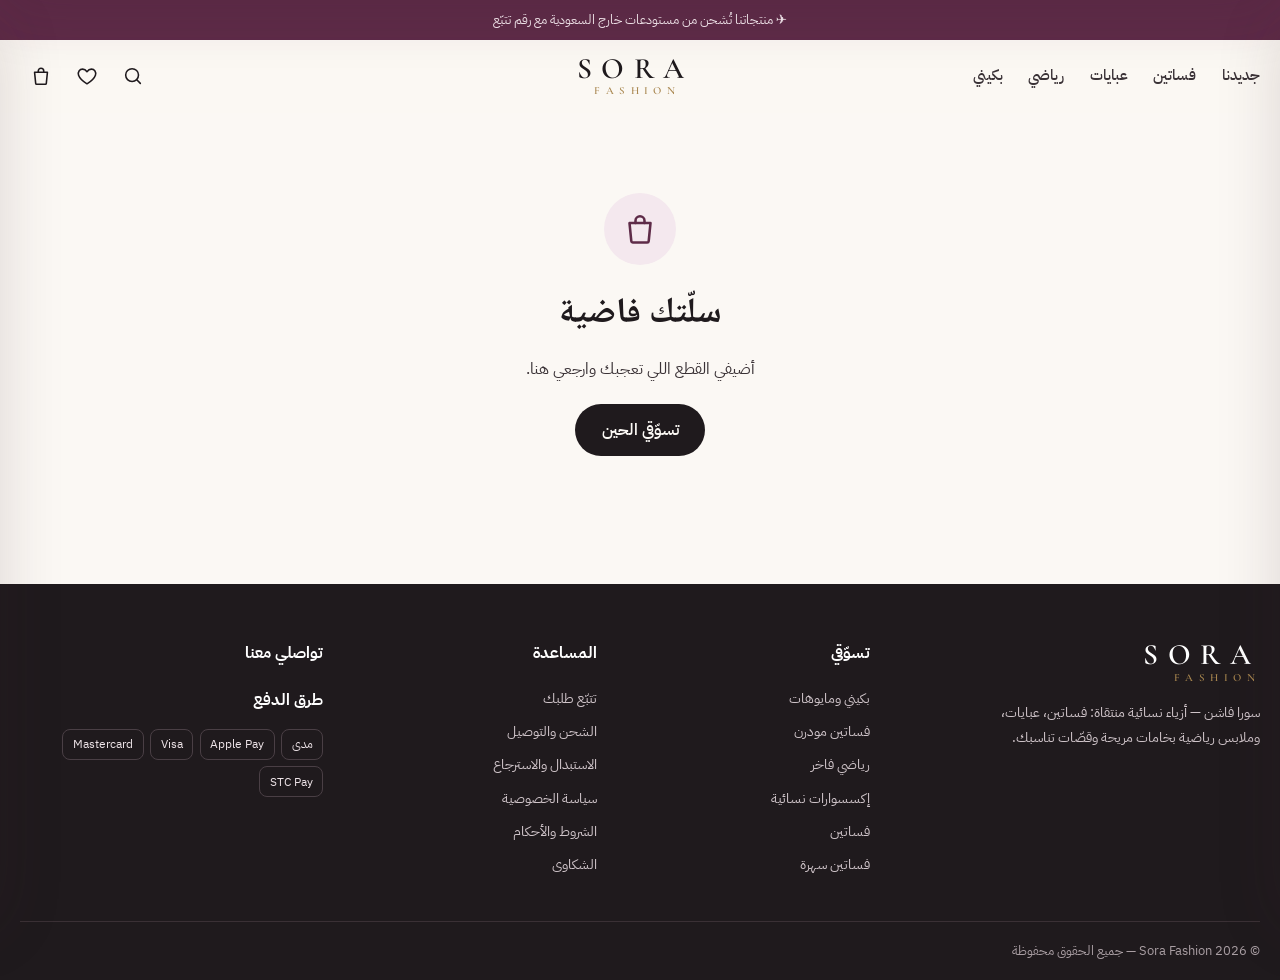
<file: checkout.html>
<!DOCTYPE html>
<html lang="ar" dir="rtl">
<head>
<meta charset="UTF-8">
<meta name="viewport" content="width=device-width, initial-scale=1.0, viewport-fit=cover">
<title>إتمام الطلب | Sora Fashion</title>
<meta name="robots" content="noindex">
<meta name="theme-color" content="#5e2b48">
<link rel="preconnect" href="https://fonts.googleapis.com">
<link rel="preconnect" href="https://fonts.gstatic.com" crossorigin>
<link href="https://fonts.googleapis.com/css2?family=Cormorant+Garamond:wght@500;600;700&family=IBM+Plex+Sans+Arabic:wght@300;400;500;600;700&family=Noto+Naskh+Arabic:wght@600;700&display=swap" rel="stylesheet">
<link rel="stylesheet" href="assets/css/style.css">
<link rel="icon" href="data:image/svg+xml,%3Csvg xmlns='http://www.w3.org/2000/svg' viewBox='0 0 64 64'%3E%3Crect width='64' height='64' rx='14' fill='%235e2b48'/%3E%3Ctext x='32' y='44' font-family='Georgia,serif' font-size='34' text-anchor='middle' fill='%23f5ede0'%3ES%3C/text%3E%3C/svg%3E">
</head>
<body>
<div id="site-header"></div>

<main class="container">
  <div class="checkout-wrap" id="checkout">
    <form id="coForm" novalidate>
      <section class="co-card">
        <h2><span class="step">1</span> بيانات التوصيل</h2>
        <div class="form-grid">
          <div class="field full"><label for="fName">الاسم الكامل</label><input class="input" id="fName" name="name" autocomplete="name" required maxlength="60"><span class="err" data-err="name"></span></div>
          <div class="field full"><label for="fNameEn">الاسم بالإنجليزي <span class="opt">(يُكتب على ملصق الشحنة)</span></label><input class="input" id="fNameEn" name="nameEn" dir="ltr" placeholder="Sara Alqahtani" autocapitalize="words" required maxlength="50"><span class="err" data-err="nameEn"></span></div>
          <div class="field"><label for="fPhone">رقم الجوال</label><input class="input" id="fPhone" name="phone" type="tel" inputmode="tel" autocomplete="tel" placeholder="05XXXXXXXX" dir="ltr" required maxlength="16"><span class="err" data-err="phone"></span></div>
          <div class="field"><label for="fCity">المدينة</label><select class="select" id="fCity" name="city" required></select><span class="err" data-err="city"></span></div>
          <div class="field" id="cityOtherWrap" hidden><label for="fCityOther">اسم المدينة</label><input class="input" id="fCityOther" maxlength="40"></div>
          <div class="field" id="regionWrap" hidden><label for="fRegion">المنطقة</label><select class="select" id="fRegion" name="region"></select><span class="err" data-err="region"></span></div>
          <div class="field"><label for="fDistrict">الحي</label><input class="input" id="fDistrict" name="district" required maxlength="60"><span class="err" data-err="district"></span></div>
          <div class="field"><label for="fNational">العنوان الوطني المختصر <span class="opt">(مطلوب للتوصيل — من تطبيق سبل أو «توكلنا»)</span></label><input class="input" id="fNational" name="nationalAddress" placeholder="مثال: RAAA1234" dir="ltr" maxlength="8" autocapitalize="characters" required><span class="err" data-err="nationalAddress"></span></div>
          <div class="field full"><label for="fAddress">العنوان (الشارع، رقم المبنى، أقرب معلم)</label><input class="input" id="fAddress" name="address" autocomplete="street-address" required maxlength="200"><span class="err" data-err="address"></span></div>
          <div class="field full"><label for="fNotes">ملاحظات <span class="opt">(اختياري)</span></label><input class="input" id="fNotes" name="notes" maxlength="300"></div>
          <input type="text" name="website" id="fWebsite" tabindex="-1" autocomplete="off" class="sr-only" aria-hidden="true">
        </div>
        <p class="mini" style="color:var(--muted);font-size:.8rem;margin-top:.9rem">نستخدم بياناتك لتجهيز طلبك وتوصيله والتواصل معك بخصوصه فقط، ونشارك العنوان مع المورد وشركة الشحن للتوصيل. التفاصيل في <a href="policies.html#privacy" target="_blank" style="text-decoration:underline">سياسة الخصوصية</a>.</p>
      </section>

      <section class="co-card">
        <h2><span class="step">2</span> طريقة الدفع</h2>
        <div class="pay-options" id="payOptions"></div>
        <div class="origin-box" id="originBox"><svg viewBox="0 0 24 24" fill="none" stroke="currentColor" stroke-width="1.5" stroke-linejoin="round" aria-hidden="true"><path d="M10.2 13.8 3 11.5l1.4-1.4 8.1.9 4.3-4.3c.8-.8 2.2-.9 2.9-.2s.6 2.1-.2 2.9l-4.3 4.3.9 8.1-1.4 1.4-2.3-7.2-3.4 3.1.3 2.4-1 1-1.3-3-3-1.3 1-1 2.4.3z"/></svg><div><b>قبل ما تدفعين: طلبك يُشحن من خارج السعودية</b><span>منتجاتنا تنشحن مباشرة من مستودعات الموردين بالخارج (أغلبها من الصين)، مو من مخزن داخل المملكة — عشان كذا التوصيل ياخذ <b><bdi dir="ltr" id="originDays"></bdi> يوم</b> ويوصلك رقم تتبّع دولي.</span></div></div>
        <label class="check-row"><input type="checkbox" id="fAgree" required> <span>أعرف إن الطلب يُشحن من خارج السعودية، وأوافق على مدة التوصيل المتوقعة (<b id="agreeDays"></b> يوم) وعلى <a href="policies.html#returns" target="_blank">سياسة الاستبدال والاسترجاع</a> و<a href="policies.html#privacy" target="_blank">سياسة الخصوصية</a> و<a href="policies.html#terms" target="_blank">الشروط</a>.</span></label>
        <span class="err" data-err="agree" style="color:var(--err);font-size:.8rem"></span>
        <div id="formError" class="form-error" hidden role="alert"></div>
        <button class="btn btn-plum btn-block" id="placeBtn" type="submit" style="margin-top:1.2rem">إتمام الطلب</button>
        <div id="payStep" hidden>
          <div class="mysr-wrap"><div class="mysr-form"></div></div>
          <div id="mockPay" hidden></div>
        </div>
        <p class="secure-line" id="secureLine"></p>
      </section>
    </form>

    <aside class="co-card summary" id="summary" aria-label="ملخص الطلب"></aside>
  </div>
</main>

<div id="site-footer"></div>

<script src="assets/js/garments.js"></script>
<script src="assets/js/store.js"></script>
<script src="assets/js/checkout.js"></script>
</body>
</html>
</file>
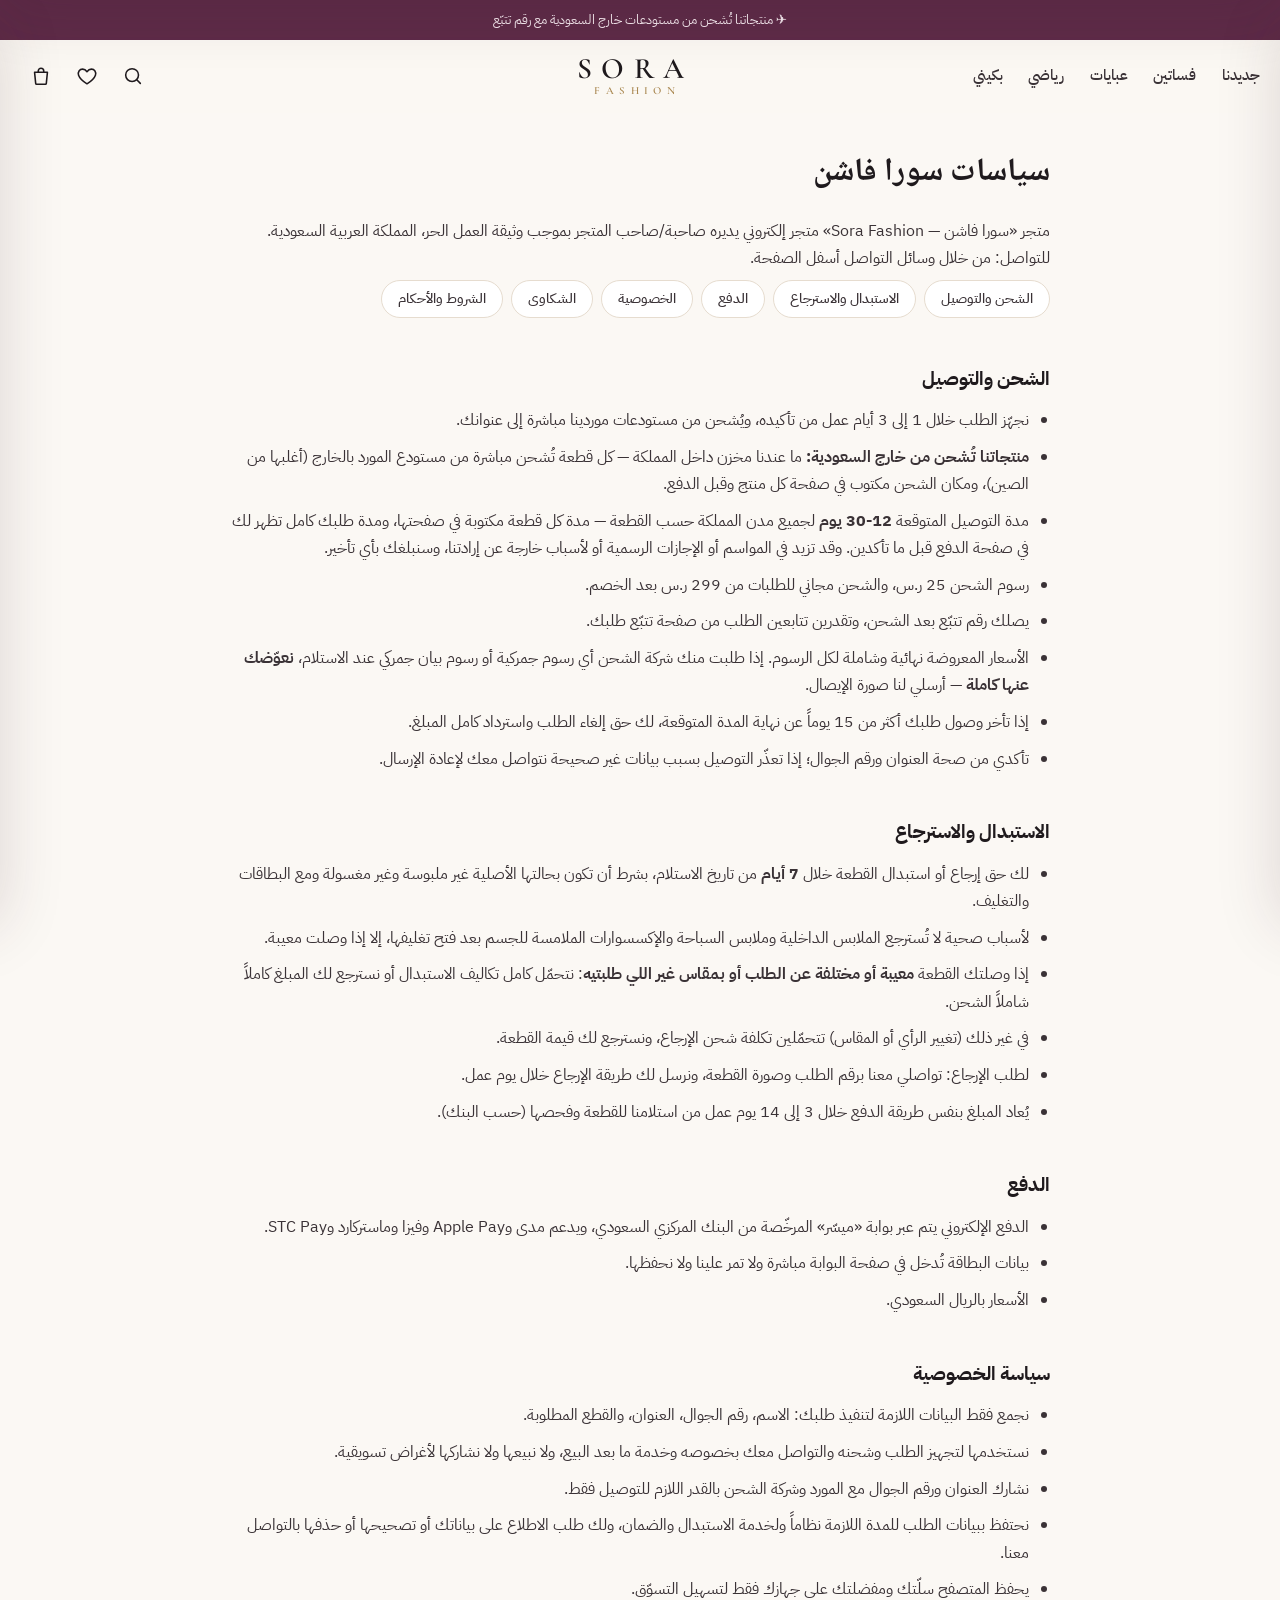
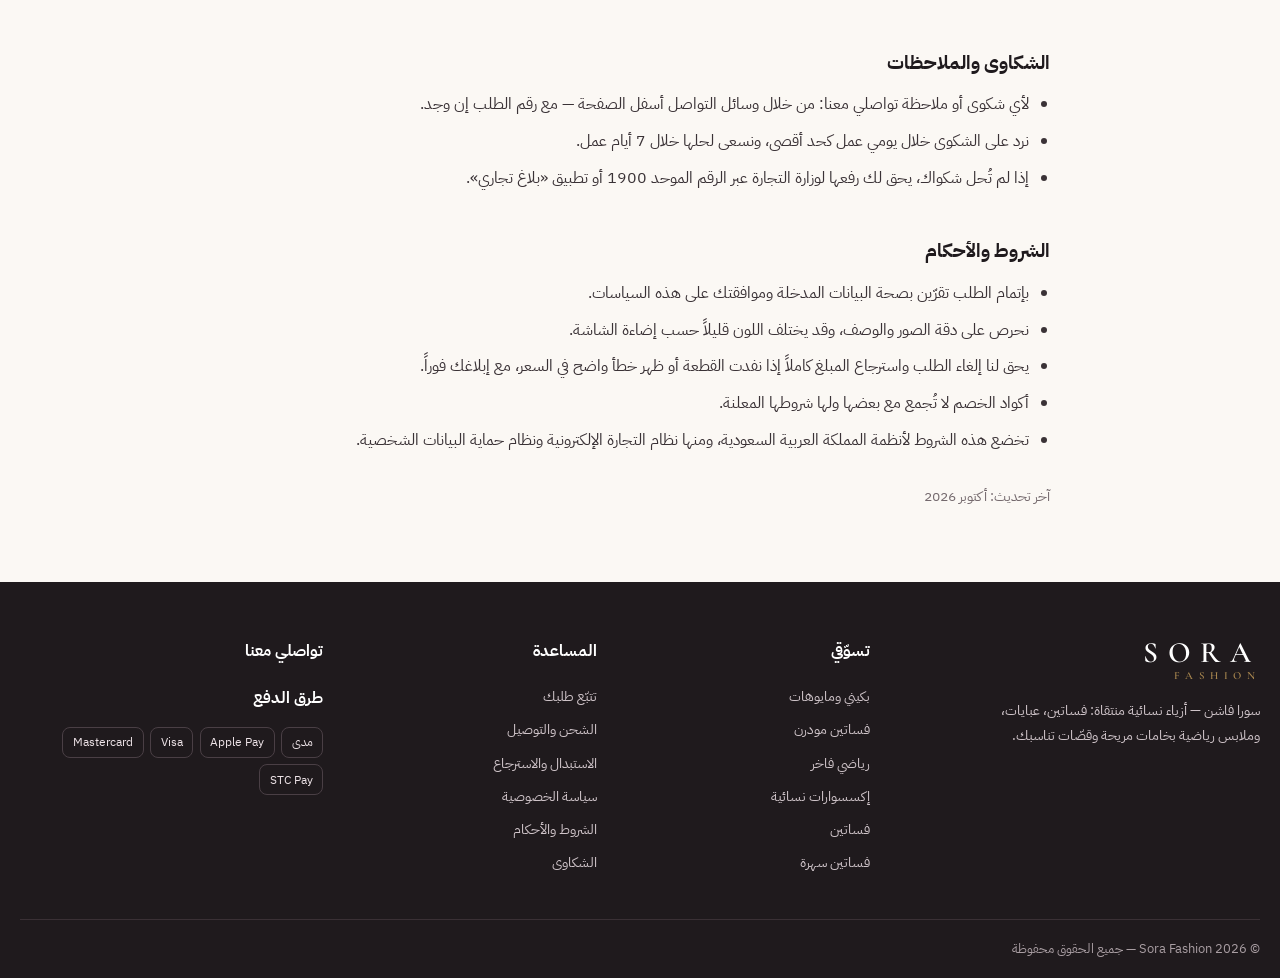
<file: policies.html>
<!DOCTYPE html>
<html lang="ar" dir="rtl">
<head>
<meta charset="UTF-8">
<meta name="viewport" content="width=device-width, initial-scale=1.0, viewport-fit=cover">
<title>السياسات | Sora Fashion</title>
<meta name="description" content="سياسات سورا فاشن: الشحن والتوصيل، الاستبدال والاسترجاع، الخصوصية، والشروط والأحكام.">
<meta name="theme-color" content="#5e2b48">
<link rel="preconnect" href="https://fonts.googleapis.com">
<link rel="preconnect" href="https://fonts.gstatic.com" crossorigin>
<link href="https://fonts.googleapis.com/css2?family=Cormorant+Garamond:wght@500;600;700&family=IBM+Plex+Sans+Arabic:wght@300;400;500;600;700&family=Noto+Naskh+Arabic:wght@600;700&display=swap" rel="stylesheet">
<link rel="stylesheet" href="assets/css/style.css">
<link rel="icon" href="data:image/svg+xml,%3Csvg xmlns='http://www.w3.org/2000/svg' viewBox='0 0 64 64'%3E%3Crect width='64' height='64' rx='14' fill='%235e2b48'/%3E%3Ctext x='32' y='44' font-family='Georgia,serif' font-size='34' text-anchor='middle' fill='%23f5ede0'%3ES%3C/text%3E%3C/svg%3E">
</head>
<body>
<div id="site-header"></div>
<main class="container"><article class="policy" id="policy"></article></main>
<div id="site-footer"></div>
<script src="assets/js/garments.js"></script>
<script src="assets/js/store.js"></script>
<script>
Sora.ready(() => {
  'use strict';
  const S = Sora, { esc } = S;
  const c = S.config, ct = c.contact || {}, lg = c.legal || {};
  const contact = [ct.email && `الإيميل: <a href="mailto:${esc(ct.email)}">${esc(ct.email)}</a>`, ct.phone && `الجوال: <span dir="ltr">${esc(ct.phone)}</span>`].filter(Boolean).join(' · ') || 'من خلال وسائل التواصل أسفل الصفحة';
  const owner = lg.ownerName ? esc(lg.ownerName) : 'صاحبة/صاحب المتجر';
  const doc = lg.freelanceDocNo ? `بموجب وثيقة العمل الحر رقم ${esc(lg.freelanceDocNo)}` : 'بموجب وثيقة العمل الحر';
  document.getElementById('policy').innerHTML = `
    <h1>سياسات سورا فاشن</h1>
    <p>متجر «سورا فاشن — Sora Fashion» متجر إلكتروني يديره ${owner} ${doc}${lg.address ? '، العنوان: ' + esc(lg.address) : (lg.city ? '، ' + esc(lg.city) : '')}، المملكة العربية السعودية. للتواصل: ${contact}.${lg.authUrl ? ` <a href="${esc(lg.authUrl)}" target="_blank" rel="noopener">شهادة توثيق المتجر في منصة الأعمال</a>.` : ''}</p>
    <nav class="policy-nav"><a class="chip" href="#shipping">الشحن والتوصيل</a><a class="chip" href="#returns">الاستبدال والاسترجاع</a><a class="chip" href="#payment">الدفع</a><a class="chip" href="#privacy">الخصوصية</a><a class="chip" href="#complaints">الشكاوى</a><a class="chip" href="#terms">الشروط والأحكام</a></nav>

    <h2 id="shipping">الشحن والتوصيل</h2>
    <ul>
      <li>نجهّز الطلب خلال 1 إلى 3 أيام عمل من تأكيده، ويُشحن من مستودعات موردينا مباشرة إلى عنوانك.</li>
      <li><b>منتجاتنا تُشحن من خارج السعودية:</b> ما عندنا مخزن داخل المملكة — كل قطعة تُشحن مباشرة من مستودع المورد بالخارج (أغلبها من الصين)، ومكان الشحن مكتوب في صفحة كل منتج وقبل الدفع.</li>
      <li>مدة التوصيل المتوقعة <b>${esc(S.shipRange())} يوم</b> لجميع مدن المملكة حسب القطعة — مدة كل قطعة مكتوبة في صفحتها، ومدة طلبك كامل تظهر لك في صفحة الدفع قبل ما تأكدين. وقد تزيد في المواسم أو الإجازات الرسمية أو لأسباب خارجة عن إرادتنا، وسنبلغك بأي تأخير.</li>
      <li>رسوم الشحن ${esc(S.fmt(c.shippingFee))} ر.س${S.freeOver() ? `، والشحن مجاني للطلبات من ${esc(S.fmt(S.freeOver()))} ر.س بعد الخصم` : ''}.</li>
      <li>يصلك رقم تتبّع بعد الشحن، وتقدرين تتابعين الطلب من صفحة <a href="track.html">تتبّع طلبك</a>.</li>
      <li>الأسعار المعروضة نهائية وشاملة لكل الرسوم${c.codEnabled ? ' (عدا رسوم الدفع عند الاستلام إن اخترتيه، وتظهر قبل تأكيد الطلب)' : ''}. إذا طلبت منك شركة الشحن أي رسوم جمركية أو رسوم بيان جمركي عند الاستلام، <b>نعوّضك عنها كاملة</b> — أرسلي لنا صورة الإيصال.</li>
      <li>إذا تأخر وصول طلبك أكثر من 15 يوماً عن نهاية المدة المتوقعة، لك حق إلغاء الطلب واسترداد كامل المبلغ.</li>
      <li>تأكدي من صحة العنوان ورقم الجوال؛ إذا تعذّر التوصيل بسبب بيانات غير صحيحة نتواصل معك لإعادة الإرسال.</li>
    </ul>

    <h2 id="returns">الاستبدال والاسترجاع</h2>
    <ul>
      <li>لك حق إرجاع أو استبدال القطعة خلال <b>${esc(c.returnsDays)} أيام</b> من تاريخ الاستلام، بشرط أن تكون بحالتها الأصلية غير ملبوسة وغير مغسولة ومع البطاقات والتغليف.</li>
      <li>لأسباب صحية لا تُسترجع الملابس الداخلية وملابس السباحة والإكسسوارات الملامسة للجسم بعد فتح تغليفها، إلا إذا وصلت معيبة.</li>
      <li>إذا وصلتك القطعة <b>معيبة أو مختلفة عن الطلب أو بمقاس غير اللي طلبتيه</b>: نتحمّل كامل تكاليف الاستبدال أو نسترجع لك المبلغ كاملاً شاملاً الشحن.</li>
      <li>في غير ذلك (تغيير الرأي أو المقاس) تتحمّلين تكلفة شحن الإرجاع، ونسترجع لك قيمة القطعة.</li>
      <li>لطلب الإرجاع: تواصلي معنا برقم الطلب وصورة القطعة، ونرسل لك طريقة الإرجاع خلال يوم عمل.</li>
      <li>يُعاد المبلغ بنفس طريقة الدفع خلال 3 إلى 14 يوم عمل من استلامنا للقطعة وفحصها (حسب البنك).</li>
    </ul>

    <h2 id="payment">الدفع</h2>
    <ul>
      <li>الدفع الإلكتروني يتم عبر بوابة «ميسّر» المرخّصة من البنك المركزي السعودي، ويدعم مدى وApple Pay وفيزا وماستركارد وSTC Pay.</li>
      <li>بيانات البطاقة تُدخل في صفحة البوابة مباشرة ولا تمر علينا ولا نحفظها.</li>
      ${c.codEnabled ? `<li>الدفع عند الاستلام متاح برسوم ${esc(S.fmt(c.codFee))} ر.س تظهر في ملخص الطلب.</li>` : ''}
      <li>الأسعار بالريال السعودي.</li>
    </ul>

    <h2 id="privacy">سياسة الخصوصية</h2>
    <ul>
      <li>نجمع فقط البيانات اللازمة لتنفيذ طلبك: الاسم، رقم الجوال، العنوان، والقطع المطلوبة.</li>
      <li>نستخدمها لتجهيز الطلب وشحنه والتواصل معك بخصوصه وخدمة ما بعد البيع، ولا نبيعها ولا نشاركها لأغراض تسويقية.</li>
      <li>نشارك العنوان ورقم الجوال مع المورد وشركة الشحن بالقدر اللازم للتوصيل فقط.</li>
      <li>نحتفظ ببيانات الطلب للمدة اللازمة نظاماً ولخدمة الاستبدال والضمان، ولك طلب الاطلاع على بياناتك أو تصحيحها أو حذفها بالتواصل معنا.</li>
      <li>يحفظ المتصفح سلّتك ومفضلتك على جهازك فقط لتسهيل التسوّق.</li>
    </ul>

    <h2 id="complaints">الشكاوى والملاحظات</h2>
    <ul>
      <li>لأي شكوى أو ملاحظة تواصلي معنا: ${contact} — مع رقم الطلب إن وجد.</li>
      <li>نرد على الشكوى خلال يومي عمل كحد أقصى، ونسعى لحلها خلال 7 أيام عمل.</li>
      <li>إذا لم تُحل شكواك، يحق لك رفعها لوزارة التجارة عبر الرقم الموحد 1900 أو تطبيق «بلاغ تجاري».</li>
    </ul>

    <h2 id="terms">الشروط والأحكام</h2>
    <ul>
      <li>بإتمام الطلب تقرّين بصحة البيانات المدخلة وموافقتك على هذه السياسات.</li>
      <li>نحرص على دقة الصور والوصف، وقد يختلف اللون قليلاً حسب إضاءة الشاشة.</li>
      <li>يحق لنا إلغاء الطلب واسترجاع المبلغ كاملاً إذا نفدت القطعة أو ظهر خطأ واضح في السعر، مع إبلاغك فوراً.</li>
      <li>أكواد الخصم لا تُجمع مع بعضها ولها شروطها المعلنة.</li>
      <li>تخضع هذه الشروط لأنظمة المملكة العربية السعودية، ومنها نظام التجارة الإلكترونية ونظام حماية البيانات الشخصية.</li>
    </ul>
    <p style="color:var(--muted);font-size:.85rem;margin-top:2rem">آخر تحديث: أكتوبر 2026</p>`;
  if (location.hash) setTimeout(() => { const t = document.querySelector(location.hash); if (t) t.scrollIntoView(); }, 50);
});
</script>
</body>
</html>
</file>
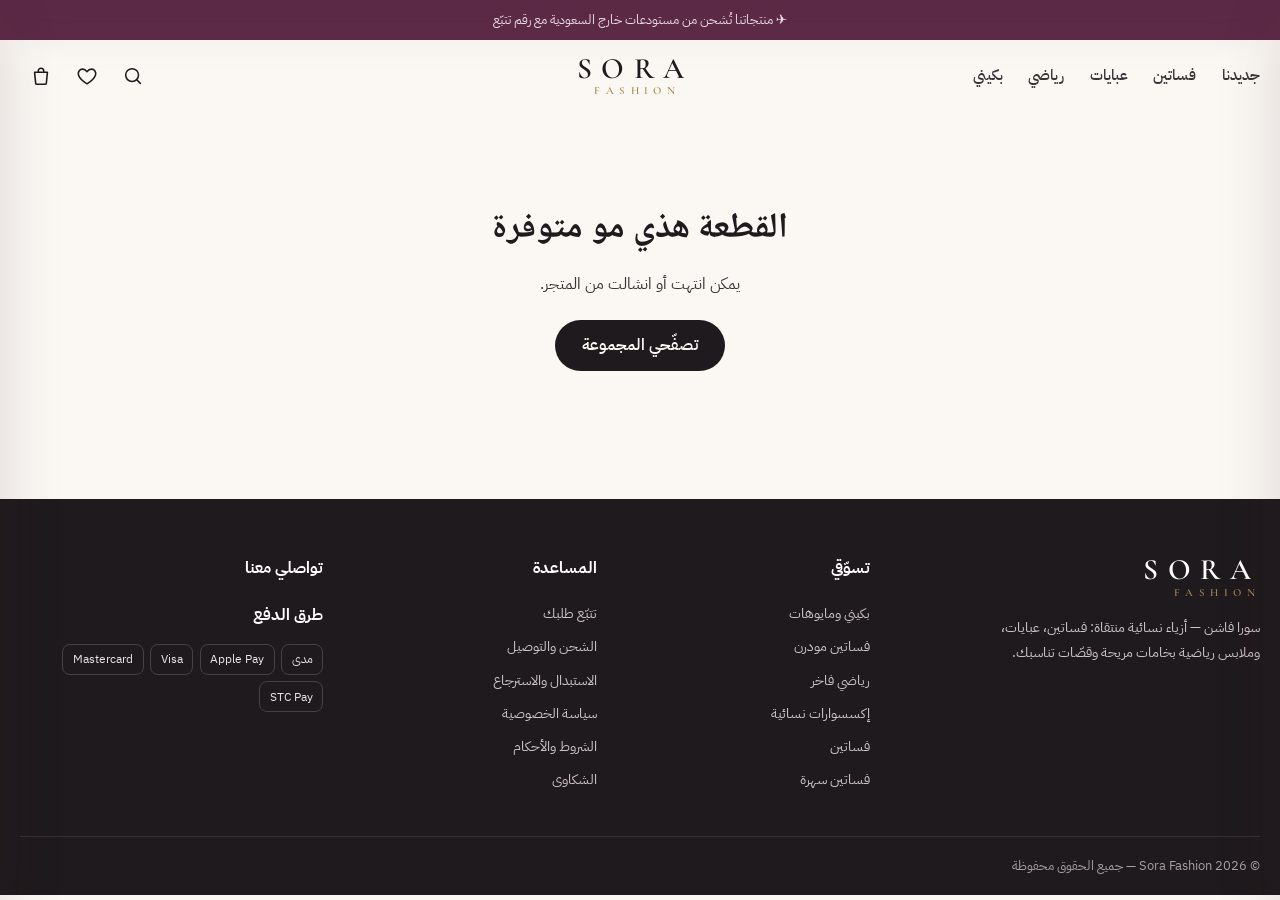
<file: product.html>
<!DOCTYPE html>
<html lang="ar" dir="rtl">
<head>
<meta charset="UTF-8">
<meta name="viewport" content="width=device-width, initial-scale=1.0, viewport-fit=cover">
<title>Sora Fashion | سورا فاشن</title>
<meta name="description" content="سورا فاشن — أزياء نسائية منتقاة.">
<meta name="theme-color" content="#5e2b48">
<link rel="preconnect" href="https://fonts.googleapis.com">
<link rel="preconnect" href="https://fonts.gstatic.com" crossorigin>
<link href="https://fonts.googleapis.com/css2?family=Cormorant+Garamond:wght@500;600;700&family=IBM+Plex+Sans+Arabic:wght@300;400;500;600;700&family=Noto+Naskh+Arabic:wght@600;700&display=swap" rel="stylesheet">
<link rel="stylesheet" href="assets/css/style.css">
<link rel="icon" href="data:image/svg+xml,%3Csvg xmlns='http://www.w3.org/2000/svg' viewBox='0 0 64 64'%3E%3Crect width='64' height='64' rx='14' fill='%235e2b48'/%3E%3Ctext x='32' y='44' font-family='Georgia,serif' font-size='34' text-anchor='middle' fill='%23f5ede0'%3ES%3C/text%3E%3C/svg%3E">
</head>
<body>
<div id="site-header"></div>

<main class="container" id="pdpRoot">
  <nav class="crumbs" id="crumbs" aria-label="مسار التصفح"></nav>
  <div class="pdp" id="pdp"></div>
  <section class="section" id="relatedWrap" hidden style="padding-top:0">
    <div class="sec-head"><div><h2>ممكن يعجبك بعد</h2></div></div>
    <div class="grid" id="related"></div>
  </section>
</main>

<div class="sticky-buy" id="stickyBuy">
  <div><b id="stickyPrice"></b></div>
  <button class="btn btn-plum" id="stickyAdd">أضيفي للسلة</button>
</div>

<div class="modal" id="sizeModal" role="dialog" aria-modal="true" aria-labelledby="sizeTitle">
  <div class="modal-card">
    <div class="modal-head"><h3 id="sizeTitle">دليل المقاسات</h3><button class="icon-btn" data-close-modal aria-label="إغلاق">✕</button></div>
    <div id="sizeBody"></div>
  </div>
</div>

<div id="site-footer"></div>

<script src="assets/js/garments.js"></script>
<script src="assets/js/store.js"></script>
<script src="assets/js/pdp.js"></script>
</body>
</html>
</file>
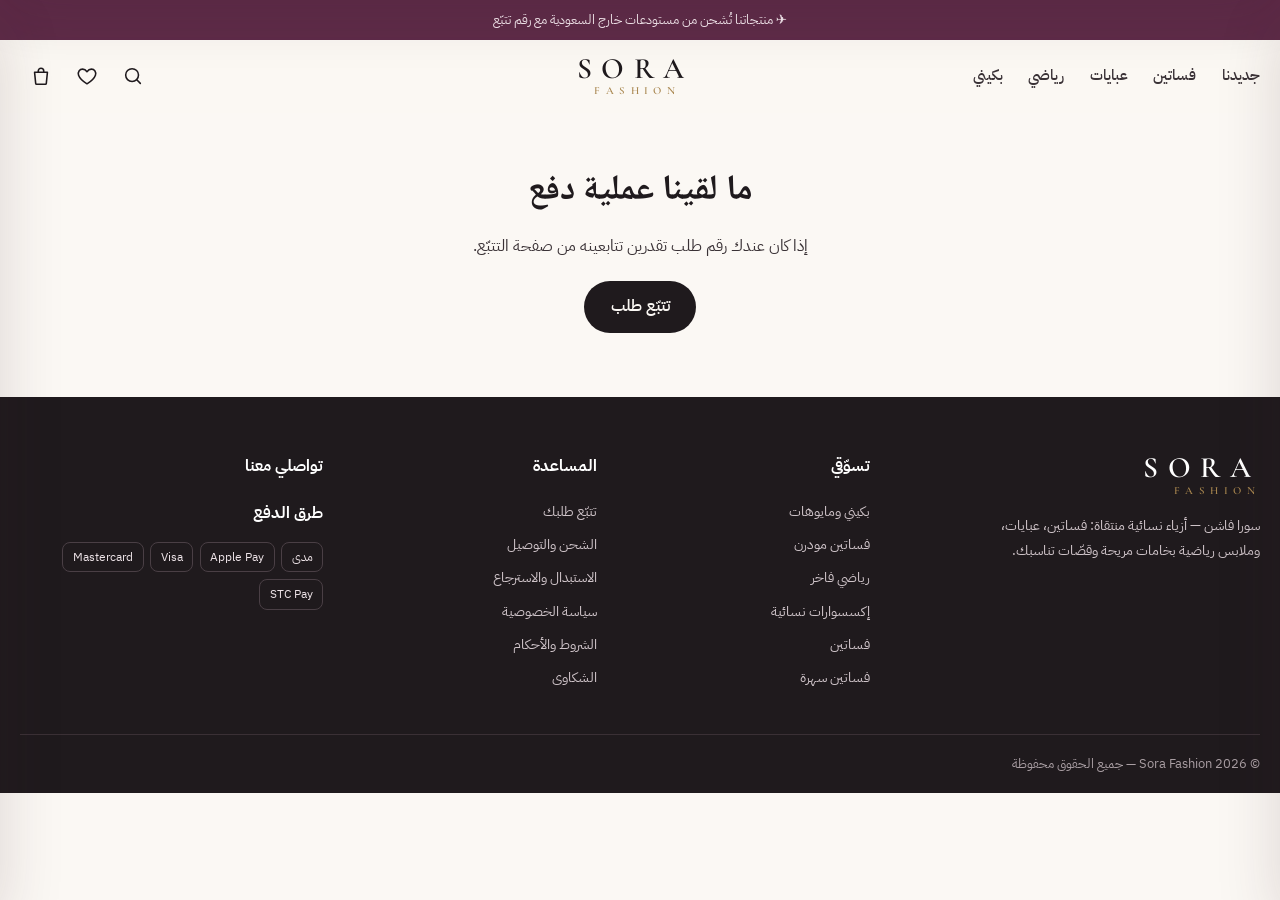
<file: thanks.html>
<!DOCTYPE html>
<html lang="ar" dir="rtl">
<head>
<meta charset="UTF-8">
<meta name="viewport" content="width=device-width, initial-scale=1.0, viewport-fit=cover">
<title>حالة الطلب | Sora Fashion</title>
<meta name="robots" content="noindex">
<meta name="theme-color" content="#5e2b48">
<link rel="preconnect" href="https://fonts.googleapis.com">
<link rel="preconnect" href="https://fonts.gstatic.com" crossorigin>
<link href="https://fonts.googleapis.com/css2?family=Cormorant+Garamond:wght@500;600;700&family=IBM+Plex+Sans+Arabic:wght@300;400;500;600;700&family=Noto+Naskh+Arabic:wght@600;700&display=swap" rel="stylesheet">
<link rel="stylesheet" href="assets/css/style.css">
<link rel="icon" href="data:image/svg+xml,%3Csvg xmlns='http://www.w3.org/2000/svg' viewBox='0 0 64 64'%3E%3Crect width='64' height='64' rx='14' fill='%235e2b48'/%3E%3Ctext x='32' y='44' font-family='Georgia,serif' font-size='34' text-anchor='middle' fill='%23f5ede0'%3ES%3C/text%3E%3C/svg%3E">
</head>
<body>
<div id="site-header"></div>
<main class="container"><div class="center-card" id="result" aria-live="polite"><p>جاري التحقق من طلبك…</p></div></main>
<div id="site-footer"></div>
<script src="assets/js/garments.js"></script>
<script src="assets/js/store.js"></script>
<script>
Sora.ready(async () => {
  'use strict';
  const S = Sora, { $, esc, I, moneyText } = S;
  const q = new URLSearchParams(location.search);
  const read = k => { try { return JSON.parse(sessionStorage.getItem(k) || localStorage.getItem(k) || 'null'); } catch (e) { return null; } };
  const pending = read('sora-pending') || {};
  const orderId = (q.get('order') || pending.orderId || '').toUpperCase();
  const paymentId = q.get('id') || '';
  const box = $('#result');

  const success = (id, total, cod) => {
    S.clearCart();
    try { sessionStorage.removeItem('sora-pending'); localStorage.removeItem('sora-pending'); sessionStorage.removeItem('sora-co'); } catch (e) { /* ignore */ }
    box.innerHTML = `<div class="ico">${I.check}</div>
      <h1>${cod ? 'وصلنا طلبك!' : 'تم الدفع وتأكيد طلبك!'}</h1>
      <p>${cod ? 'بنتواصل معك لتأكيد الطلب، والدفع يكون عند الاستلام.' : 'شكراً لك — بدأنا نجهّز طلبك ويوصلك رقم التتبّع أول ما يُشحن.'}</p>
      <div class="order-no">${esc(id)}</div>
      ${total ? `<p style="color:var(--muted)">الإجمالي: ${moneyText(total)}</p>` : ''}
      <p style="color:var(--muted);font-size:.9rem">احفظي رقم الطلب — تقدرين تتابعينه برقم جوالك.</p>
      <div style="display:flex;gap:.7rem;justify-content:center;flex-wrap:wrap;margin-top:1.6rem">
        <a class="btn btn-dark" href="track.html?order=${encodeURIComponent(id)}">تتبّعي طلبك</a>
        <a class="btn btn-line" href="index.html">كمّلي التسوّق</a>
      </div>`;
  };
  const failure = msg => {
    box.innerHTML = `<div class="ico" style="background:#fbeceb;color:var(--err)">${I.x}</div>
      <h1>ما اكتمل الدفع</h1>
      <p>${esc(msg || 'العملية ما تمت ولم يُخصم أي مبلغ.')}</p>
      <p style="color:var(--muted);font-size:.9rem">سلّتك محفوظة — تقدرين تحاولين مرة ثانية ببطاقة أخرى أو Apple Pay.</p>
      <a class="btn btn-plum" href="checkout.html" style="margin-top:1.4rem">حاولي مرة ثانية</a>`;
  };

  if (q.get('m') === 'cod' && orderId) { success(orderId, pending.total, true); return; }
  if (!paymentId) {
    box.innerHTML = `<h1>ما لقينا عملية دفع</h1><p>إذا كان عندك رقم طلب تقدرين تتابعينه من صفحة التتبّع.</p><a class="btn btn-dark" href="track.html" style="margin-top:1.4rem">تتبّع طلب</a>`;
    return;
  }
  if (q.get('status') && q.get('status') !== 'paid') {
    failure(q.get('message') ? `رد البنك: ${q.get('message')}` : '');
    return;
  }
  let res;
  const RETRYABLE = ['busy_try_again', 'server_error', 'store_unavailable'];
  for (let attempt = 0; attempt < 3; attempt++) {
    try { res = await S.api('verifyPayment', { orderId, paymentId }); } catch (e) { res = { ok: false, error: 'network' }; }
    if (res && (res.ok || (res.status && res.status !== 'not_found') || (res.error && res.error !== 'network' && !RETRYABLE.includes(res.error)))) break;
    await new Promise(r => setTimeout(r, 1500 * (attempt + 1)));
  }
  const review = id => {
    box.innerHTML = `<div class="ico">${I.chat}</div><h1>استلمنا دفعتك وتحتاج مراجعة</h1>
      <p>المبلغ وصلنا لكن ما قدرنا نربطه بطلبك تلقائياً. تم تنبيه فريقنا وبنتواصل معك خلال يوم عمل — ولا تحاولين الدفع مرة ثانية.</p>
      ${id ? `<div class="order-no">${esc(id)}</div>` : ''}<a class="btn btn-dark" href="policies.html#complaints" style="margin-top:1rem">تواصلي معنا</a>`;
  };
  if (res && res.ok) success(res.orderId, res.total, false);
  else if (res && res.error === 'payment_needs_review') review(orderId);
  else if (res && ['payment_order_mismatch', 'payment_reused', 'order_not_found', 'order_invalid', 'payment_invalid'].includes(res.error)) failure('ما قدرنا نربط هالدفعة بطلبك. إذا انخصم المبلغ تواصلي معنا برقم الطلب.');
  else if (res && res.status && res.status !== 'paid' && res.status !== 'not_found') failure(res.message ? `رد البنك: ${res.message}` : '');
  else box.innerHTML = `<h1>جاري تأكيد الدفع</h1><p>ما قدرنا نتأكد من الدفع الحين — إذا انخصم المبلغ فطلبك محفوظ وبيتأكد تلقائياً خلال دقائق.</p>
    ${orderId ? `<div class="order-no">${esc(orderId)}</div>` : ''}<a class="btn btn-dark" href="${orderId ? 'track.html?order=' + encodeURIComponent(orderId) : 'track.html'}" style="margin-top:1rem">تتبّعي الطلب</a>`;
});
</script>
</body>
</html>
</file>
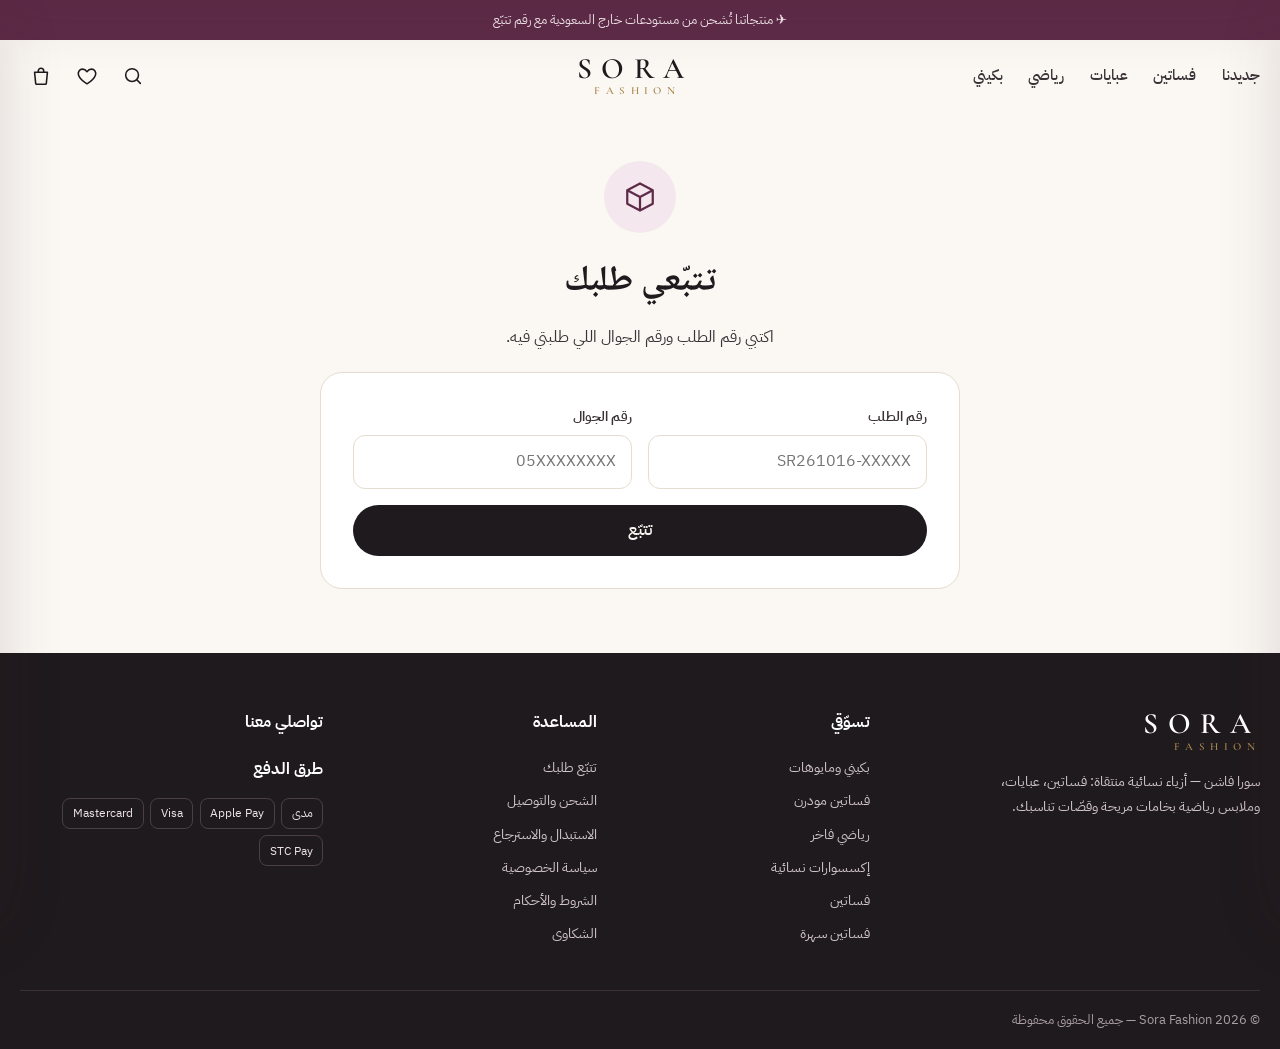
<file: track.html>
<!DOCTYPE html>
<html lang="ar" dir="rtl">
<head>
<meta charset="UTF-8">
<meta name="viewport" content="width=device-width, initial-scale=1.0, viewport-fit=cover">
<title>تتبّع طلبك | Sora Fashion</title>
<meta name="theme-color" content="#5e2b48">
<link rel="preconnect" href="https://fonts.googleapis.com">
<link rel="preconnect" href="https://fonts.gstatic.com" crossorigin>
<link href="https://fonts.googleapis.com/css2?family=Cormorant+Garamond:wght@500;600;700&family=IBM+Plex+Sans+Arabic:wght@300;400;500;600;700&family=Noto+Naskh+Arabic:wght@600;700&display=swap" rel="stylesheet">
<link rel="stylesheet" href="assets/css/style.css">
<link rel="icon" href="data:image/svg+xml,%3Csvg xmlns='http://www.w3.org/2000/svg' viewBox='0 0 64 64'%3E%3Crect width='64' height='64' rx='14' fill='%235e2b48'/%3E%3Ctext x='32' y='44' font-family='Georgia,serif' font-size='34' text-anchor='middle' fill='%23f5ede0'%3ES%3C/text%3E%3C/svg%3E">
</head>
<body>
<div id="site-header"></div>
<main class="container">
  <div class="center-card">
    <div class="ico" id="trackIco"></div>
    <h1>تتبّعي طلبك</h1>
    <p>اكتبي رقم الطلب ورقم الجوال اللي طلبتي فيه.</p>
    <form id="trackForm" class="co-card" style="margin-top:1.4rem;text-align:start" novalidate>
      <div class="form-grid">
        <div class="field"><label for="tOrder">رقم الطلب</label><input class="input" id="tOrder" placeholder="SR261016-XXXXX" dir="ltr" required maxlength="20" autocapitalize="characters"></div>
        <div class="field"><label for="tPhone">رقم الجوال</label><input class="input" id="tPhone" type="tel" inputmode="tel" placeholder="05XXXXXXXX" dir="ltr" required maxlength="16"></div>
      </div>
      <button class="btn btn-dark btn-block" style="margin-top:1rem" id="tBtn">تتبّع</button>
      <div id="tErr" class="form-error" hidden role="alert"></div>
    </form>
    <div id="tResult" aria-live="polite"></div>
  </div>
</main>
<div id="site-footer"></div>
<script src="assets/js/garments.js"></script>
<script src="assets/js/store.js"></script>
<script>
Sora.ready(() => {
  'use strict';
  const S = Sora, { $, esc, I, moneyText } = S;
  $('#trackIco').innerHTML = I.box;
  const q = new URLSearchParams(location.search);
  if (q.get('order')) $('#tOrder').value = q.get('order').toUpperCase();
  const STEPS = [
    ['received', 'استلمنا طلبك', 'تم تأكيد الطلب'],
    ['processing', 'جاري التجهيز', 'نجهّز قطعك للشحن'],
    ['shipped', 'تم الشحن', 'طلبك بالطريق'],
    ['delivered', 'تم التوصيل', 'نتمنى تعجبك ♡'],
  ];
  const LEVEL = { new: 0, paid: 0, processing: 1, shipped: 2, delivered: 3 };
  $('#trackForm').addEventListener('submit', async e => {
    e.preventDefault();
    const err = $('#tErr'); err.hidden = true;
    const orderId = $('#tOrder').value.trim().toUpperCase(), phone = $('#tPhone').value.trim();
    if (!orderId || !phone) { err.textContent = 'اكتبي رقم الطلب ورقم الجوال.'; err.hidden = false; return; }
    $('#tBtn').disabled = true; $('#tBtn').textContent = 'جاري البحث…';
    let res;
    try { res = await S.api('track', { orderId, phone }); } catch (x) { res = { ok: false, error: x.message }; }
    $('#tBtn').disabled = false; $('#tBtn').textContent = 'تتبّع';
    if (!res || !res.ok) {
      err.textContent = res && res.error === 'not_found' ? 'ما لقينا طلب بهالرقم وهالجوال — تأكدي منهم.' : (res && res.error === 'backend_not_configured' ? 'خدمة التتبّع تفتح قريباً.' : 'صار خطأ — حاولي بعد شوي.');
      err.hidden = false; $('#tResult').innerHTML = ''; return;
    }
    const lvl = LEVEL[res.status];
    let body;
    if (res.status === 'awaiting_payment') body = '<p class="note" style="margin-top:1.4rem">الطلب بانتظار إتمام الدفع. إذا انخصم المبلغ تواصلي معنا.</p>';
    else if (res.status === 'cancelled') body = '<p class="note" style="margin-top:1.4rem">تم إلغاء هذا الطلب.</p>';
    else if (res.status === 'refunded') body = '<p class="note" style="margin-top:1.4rem">تم استرجاع مبلغ هذا الطلب.</p>';
    else body = `<ol class="timeline">${STEPS.map((s, i) => `<li class="${i <= lvl ? 'done' : ''}"><b>${s[1]}</b><small>${s[2]}${s[0] === 'shipped' && res.trackingNo ? ` — ${esc(res.carrier || 'شركة الشحن')}: <span dir="ltr">${esc(res.trackingNo)}</span>` : ''}</small></li>`).join('')}</ol>`;
    $('#tResult').innerHTML = `<div class="co-card" style="margin-top:1.2rem;text-align:start">
      <div class="sum-row"><span>رقم الطلب</span><b dir="ltr">${esc(res.orderId)}</b></div>
      <div class="sum-row"><span>الإجمالي</span><span>${moneyText(res.total)}</span></div>
      <div class="sum-row"><span>القطع</span><span>${res.items.map(i => `${esc(i.name)} × ${i.qty}`).join('، ')}</span></div>
      ${body}</div>`;
  });
  if (q.get('order') && q.get('phone')) { $('#tPhone').value = q.get('phone'); $('#trackForm').requestSubmit(); }
});
</script>
</body>
</html>
</file>
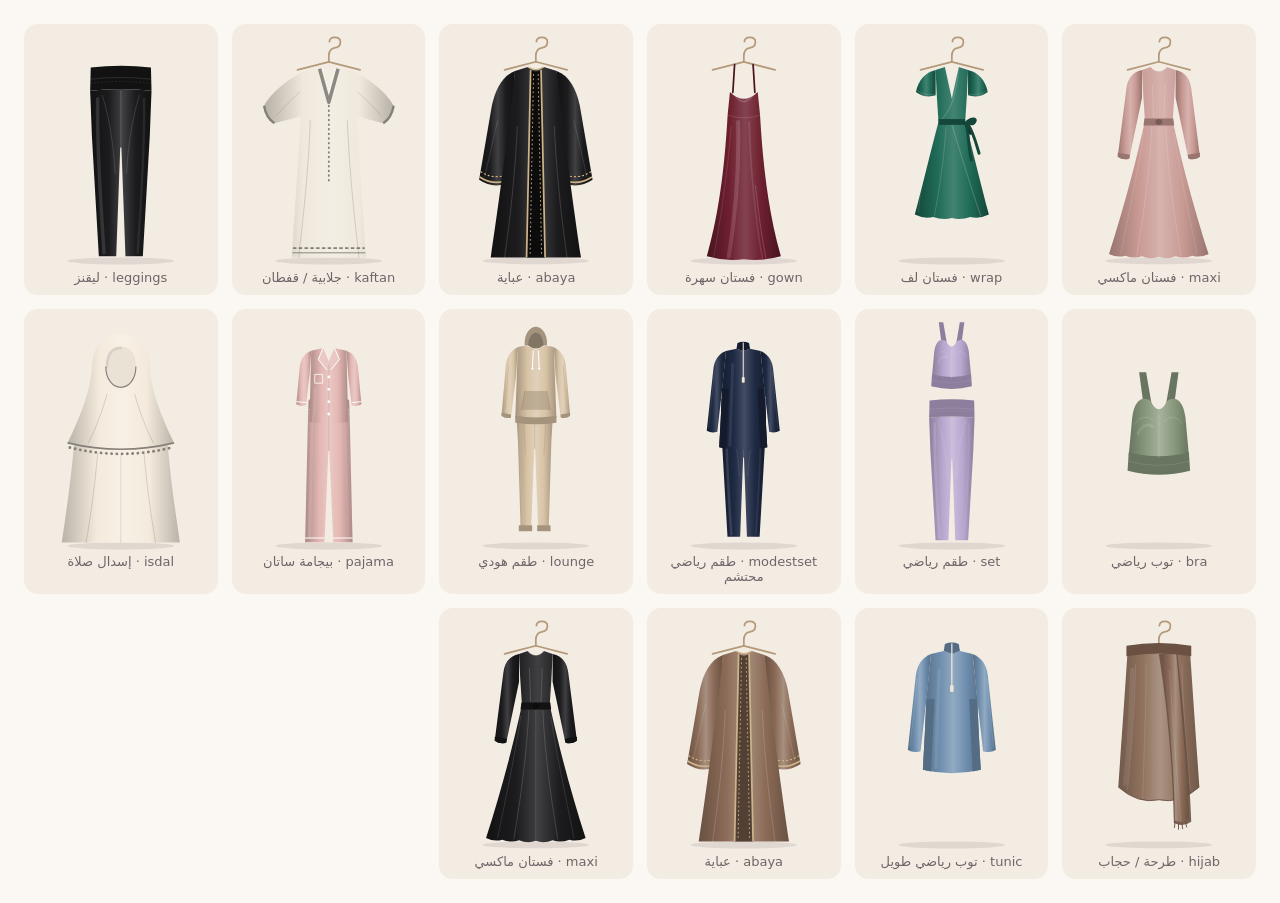
<file: dev/garments.html>
<!DOCTYPE html>
<html lang="ar" dir="rtl">
<head>
<meta charset="UTF-8">
<meta name="viewport" content="width=device-width, initial-scale=1.0">
<title>Garment gallery (dev)</title>
<style>
  body { margin: 0; padding: 24px; background: #fbf8f4; font-family: system-ui, sans-serif; }
  .grid { display: grid; grid-template-columns: repeat(auto-fill, minmax(170px, 1fr)); gap: 14px; }
  figure { margin: 0; background: #f3ece3; border-radius: 14px; padding: 10px; text-align: center; }
  figure svg { width: 100%; height: auto; display: block; }
  figcaption { font-size: 13px; color: #6f6569; margin-top: 4px; }
</style>
</head>
<body>
<div class="grid" id="g"></div>
<script src="../assets/js/garments.js"></script>
<script>
  const combos = [
    ['maxi', '#c99a94'], ['wrap', '#1f6b57'], ['gown', '#6d1f2f'], ['abaya', '#1c1b1d'],
    ['kaftan', '#efe8dc'], ['leggings', '#1c1b1d'], ['bra', '#8a9a7e'], ['set', '#b8a7cf'],
    ['modestset', '#1f2a44'], ['lounge', '#d8c3a5'], ['pajama', '#e3b7b3'], ['isdal', '#f4ebdd'],
    ['hijab', '#8b6b57'], ['tunic', '#6f8faf'], ['abaya', '#8b6b57'], ['maxi', '#1c1b1d'],
  ];
  document.getElementById('g').innerHTML = combos.map(([t, c]) =>
    `<figure>${Garment.svg(t, c)}<figcaption>${t} · ${Garment.TYPES[t]}</figcaption></figure>`).join('');
</script>
</body>
</html>
</file>
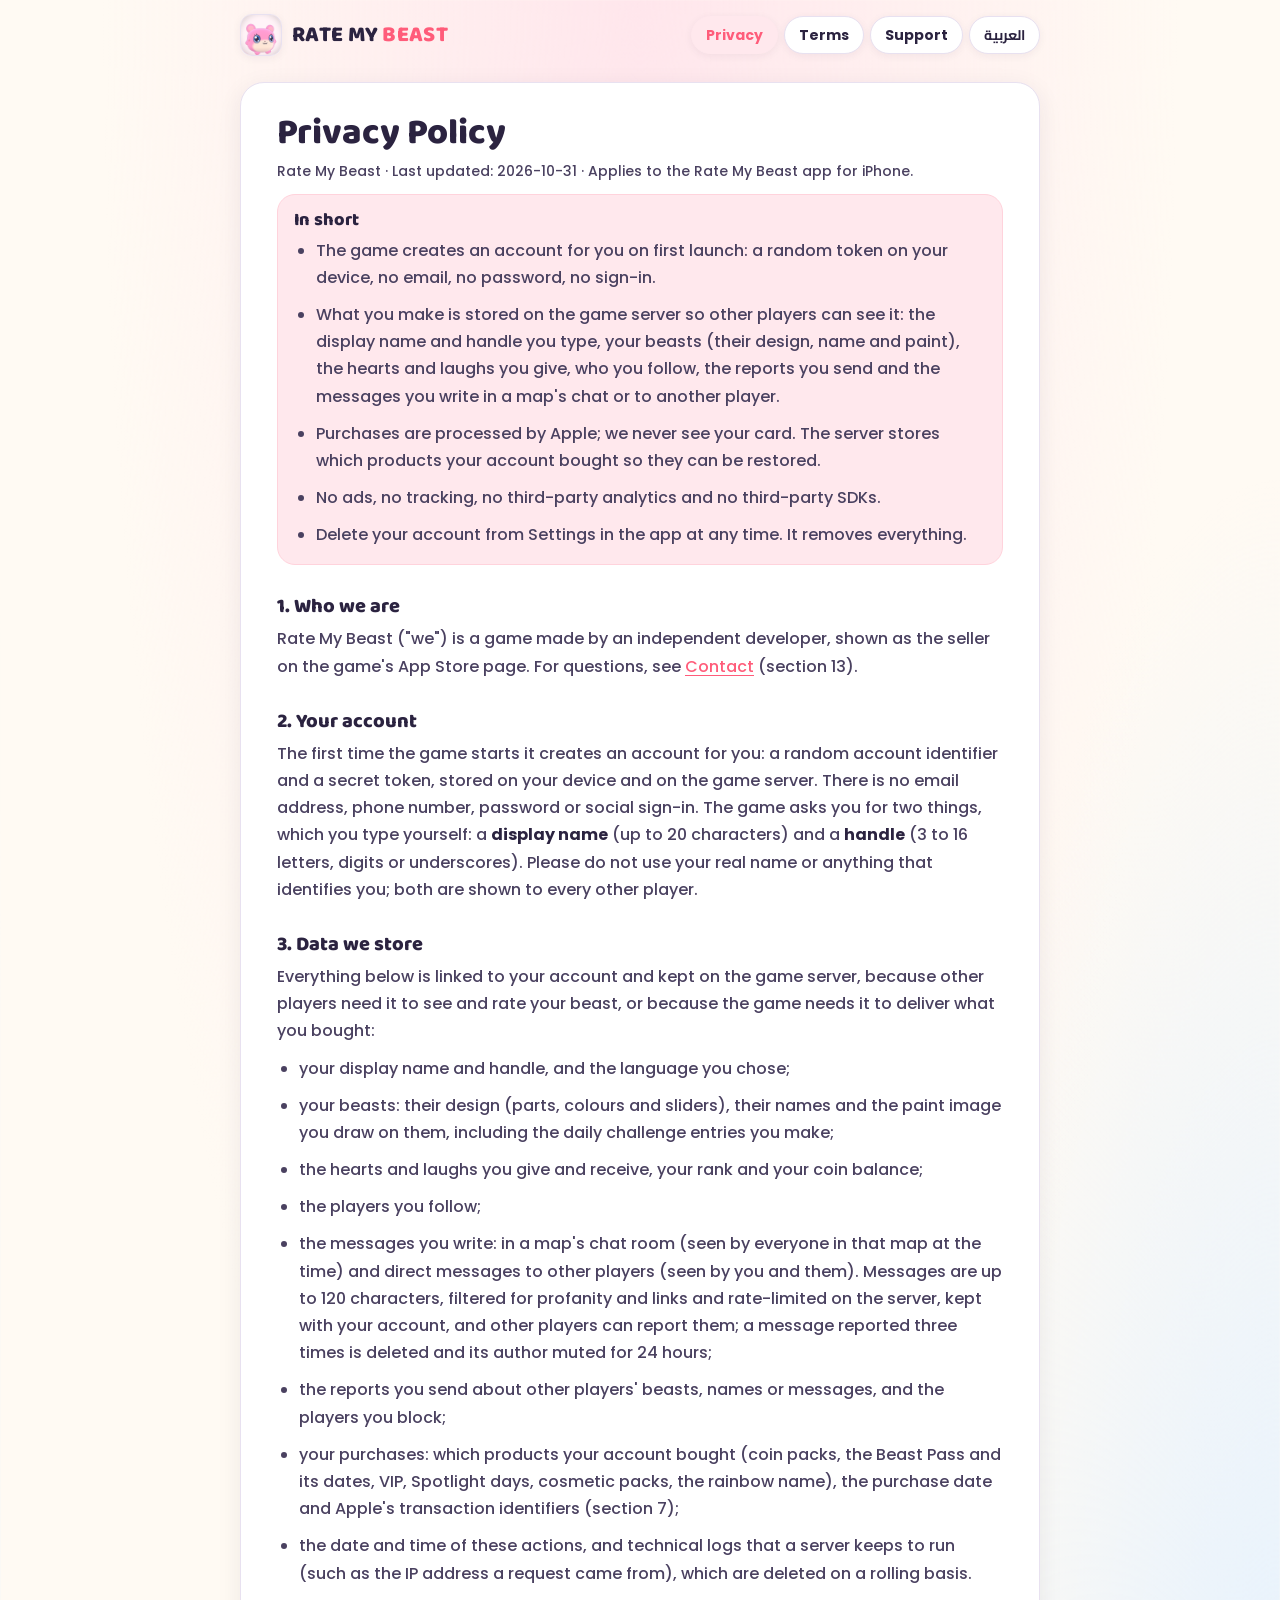
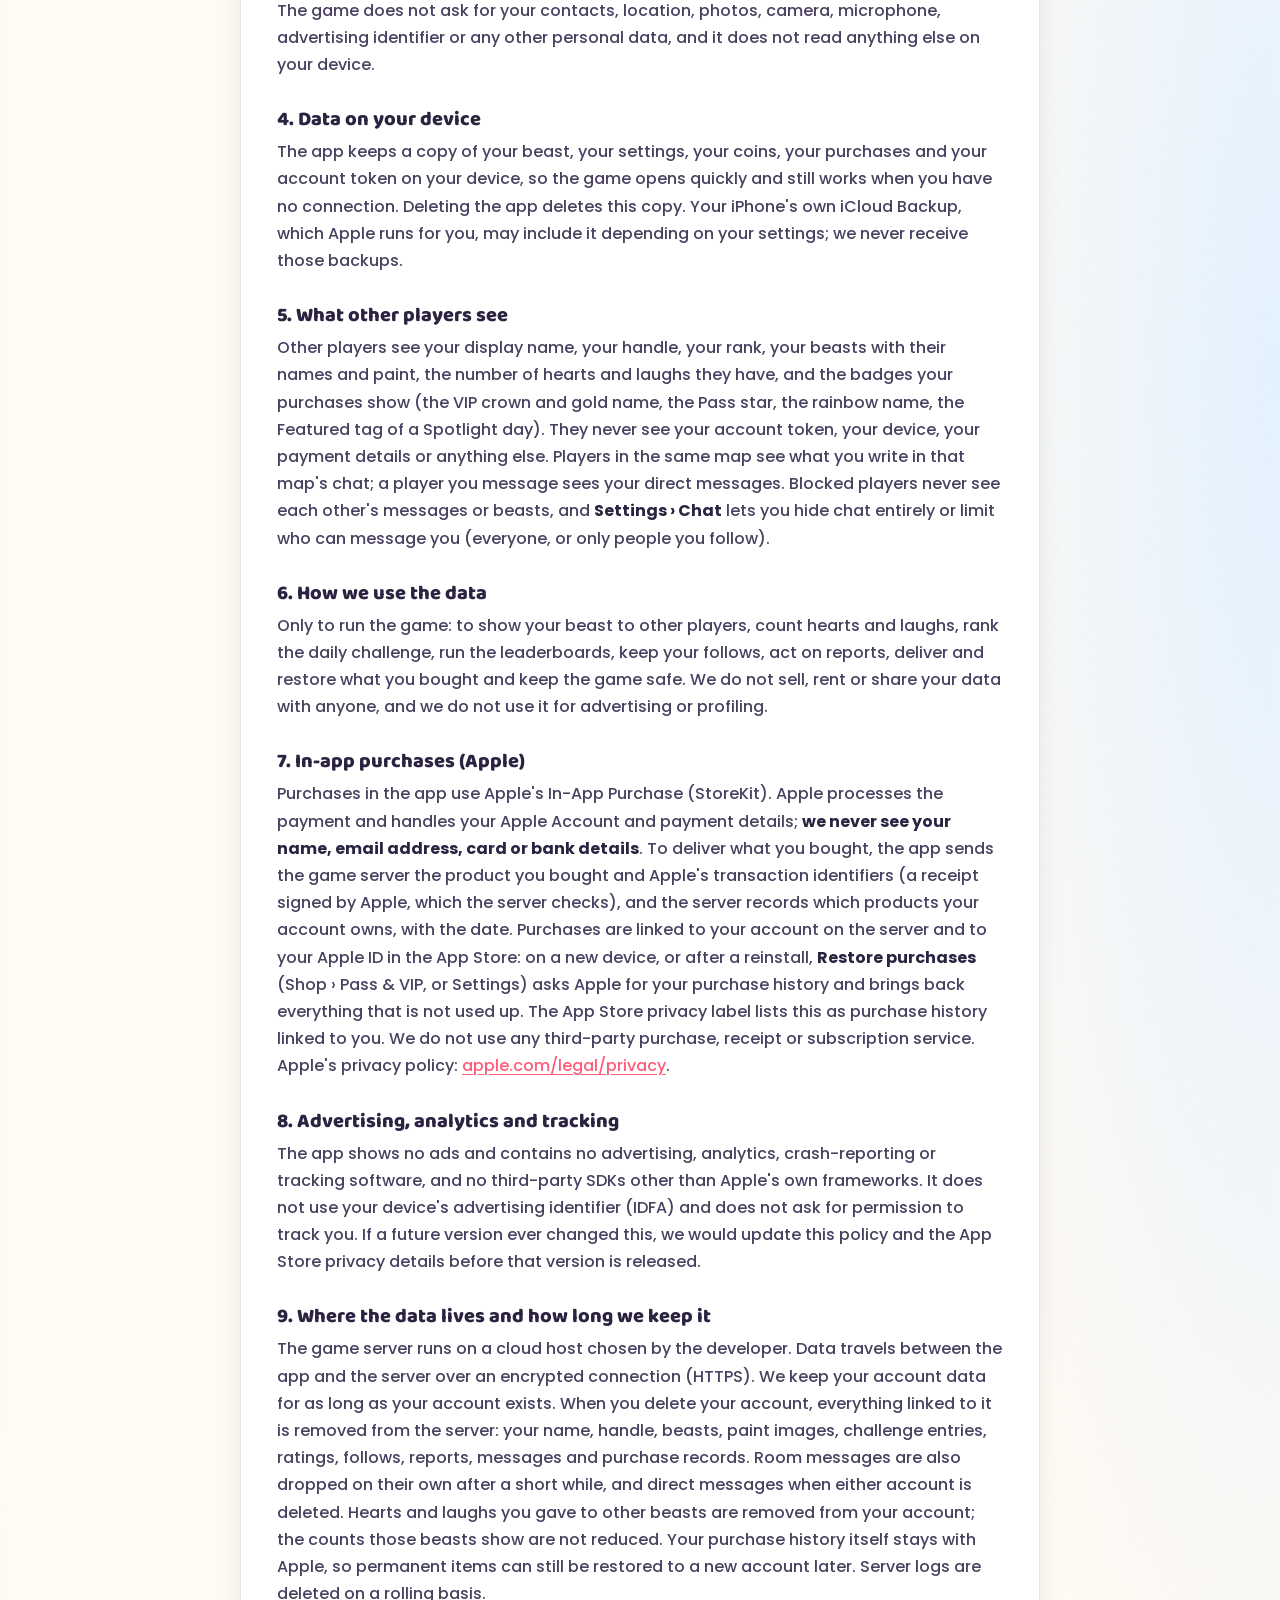
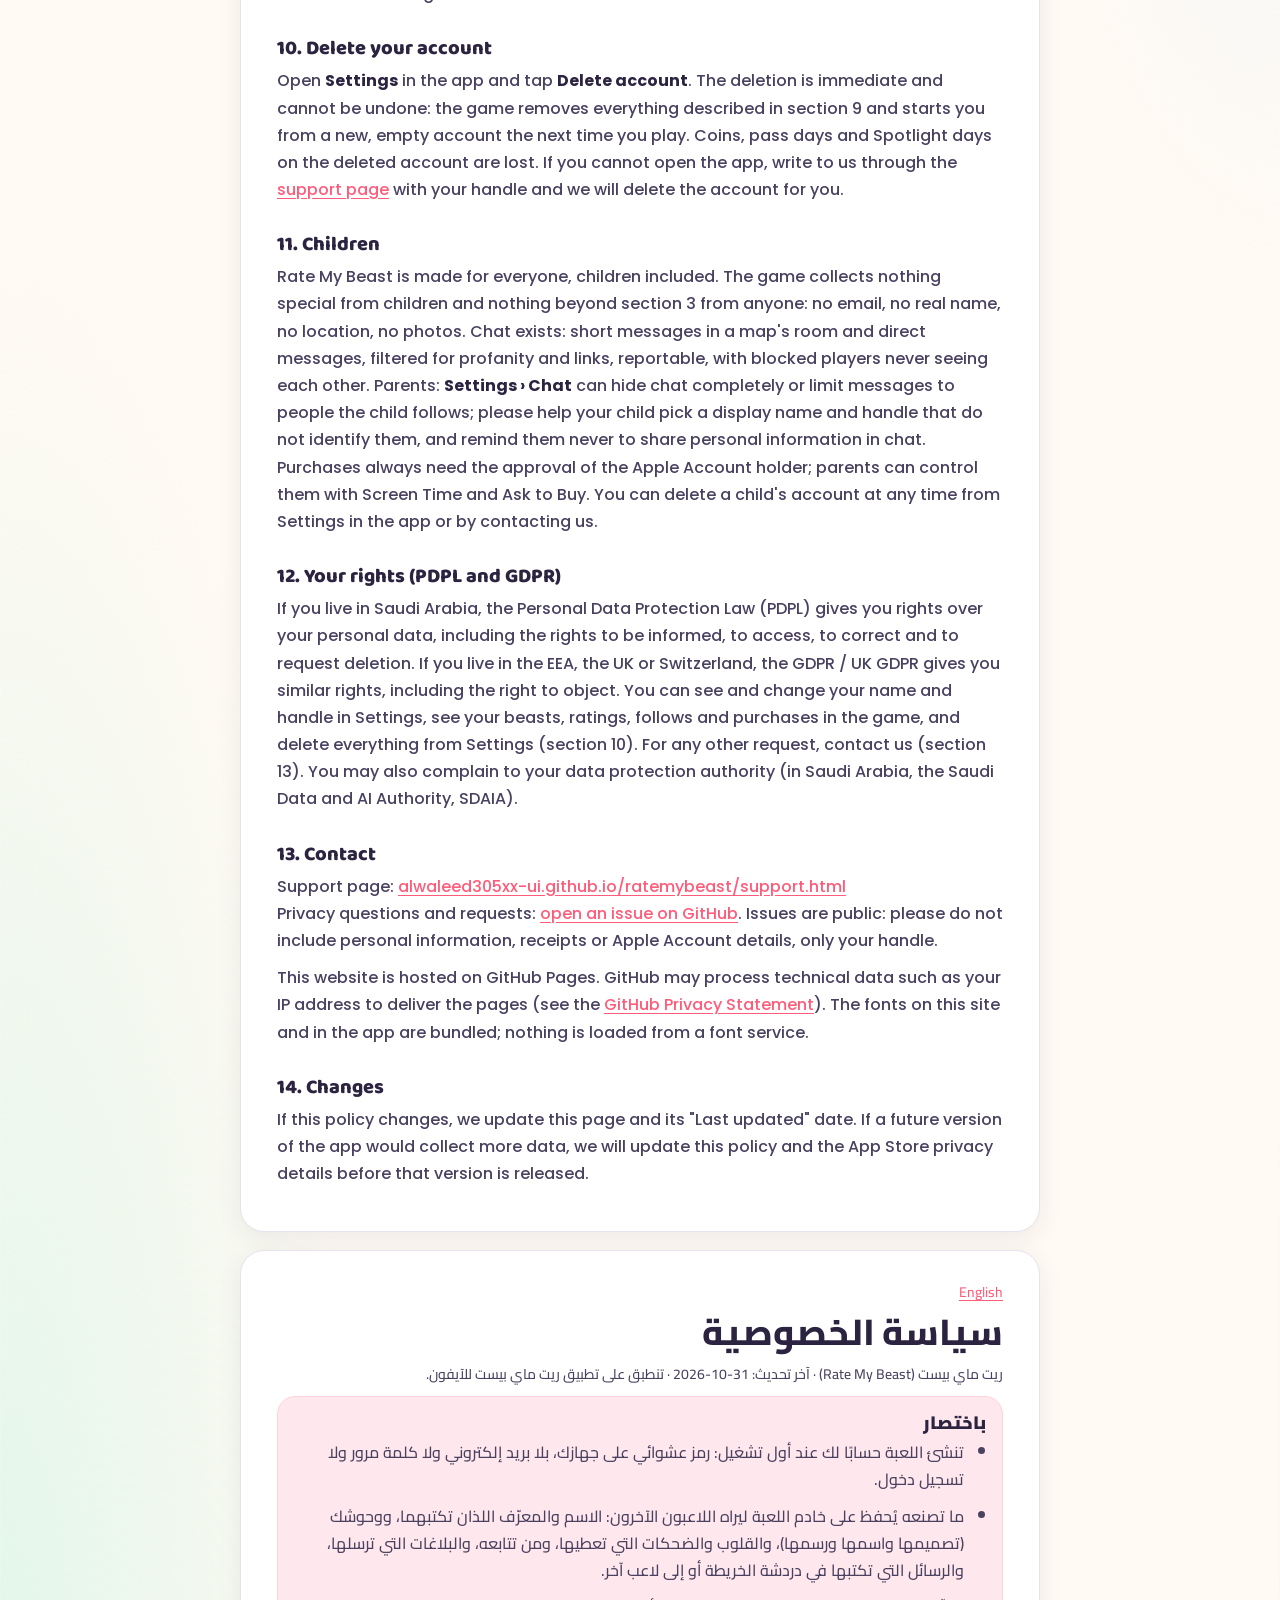
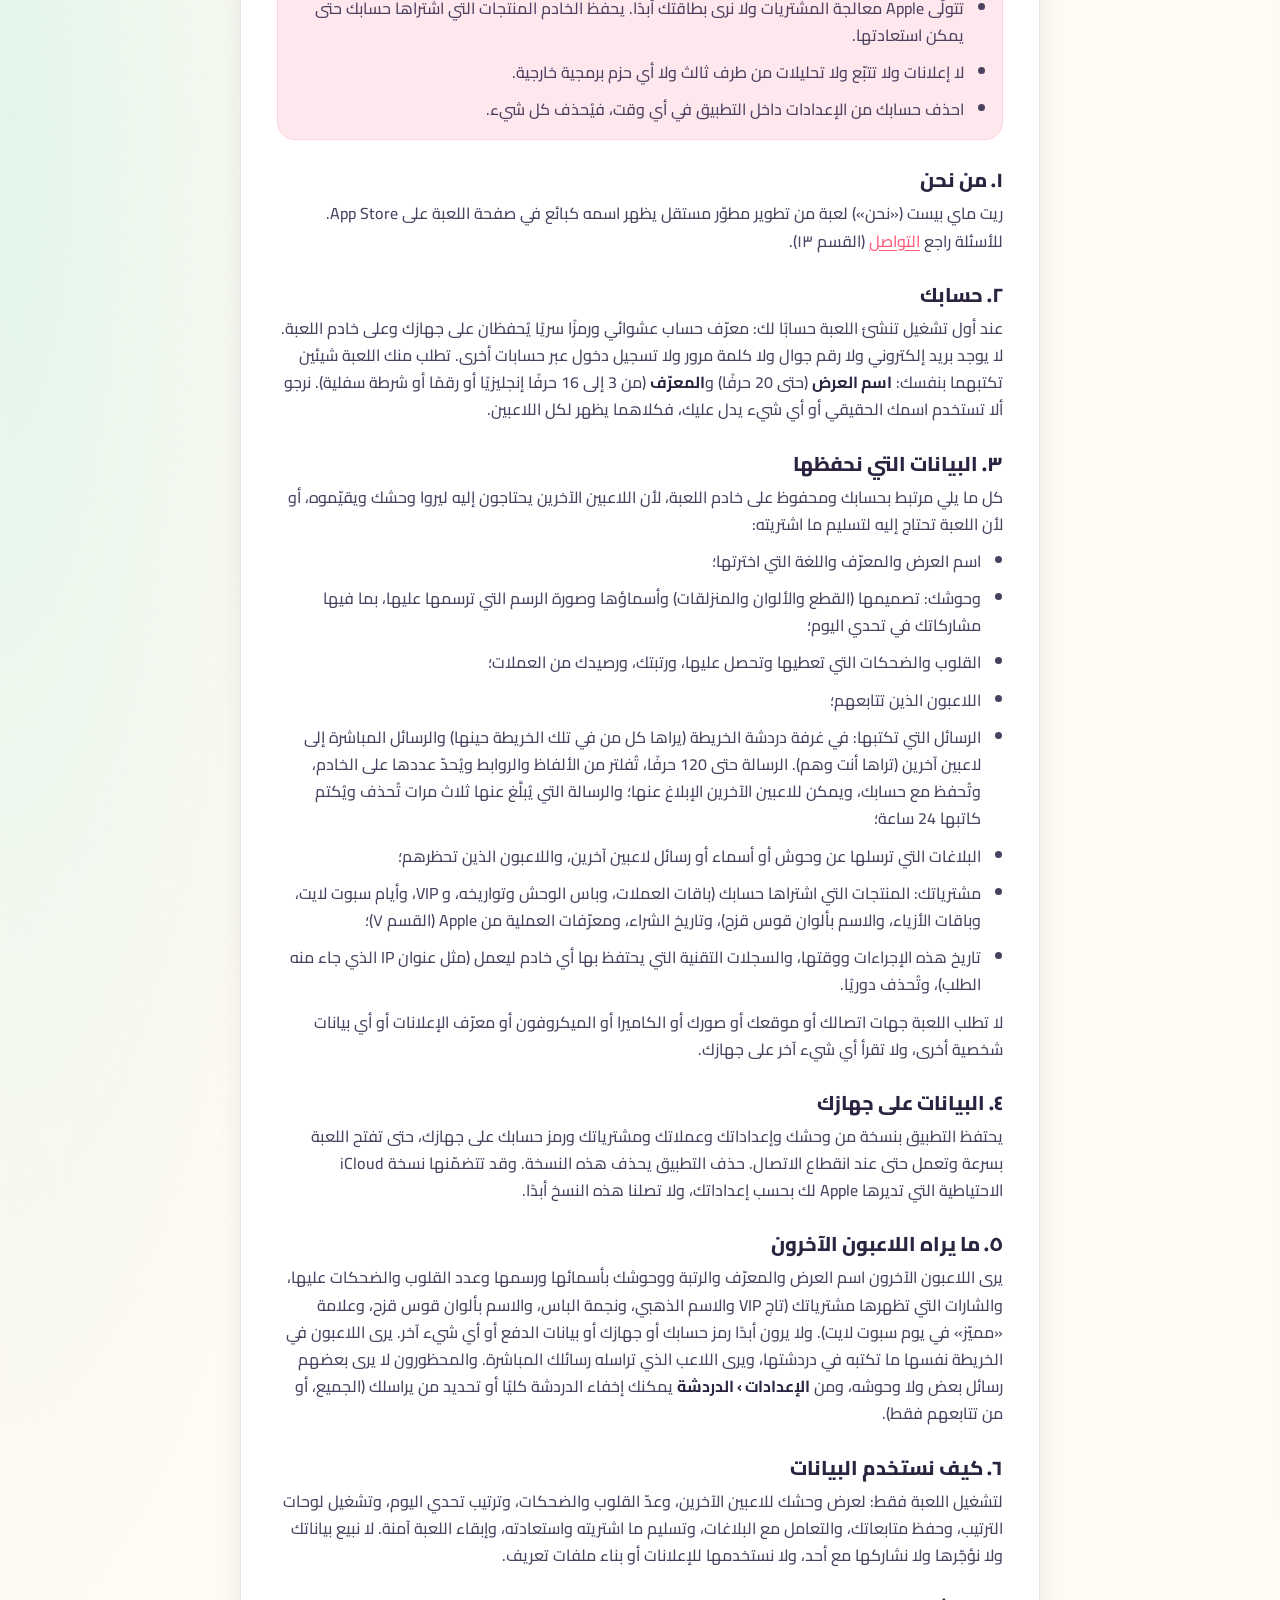
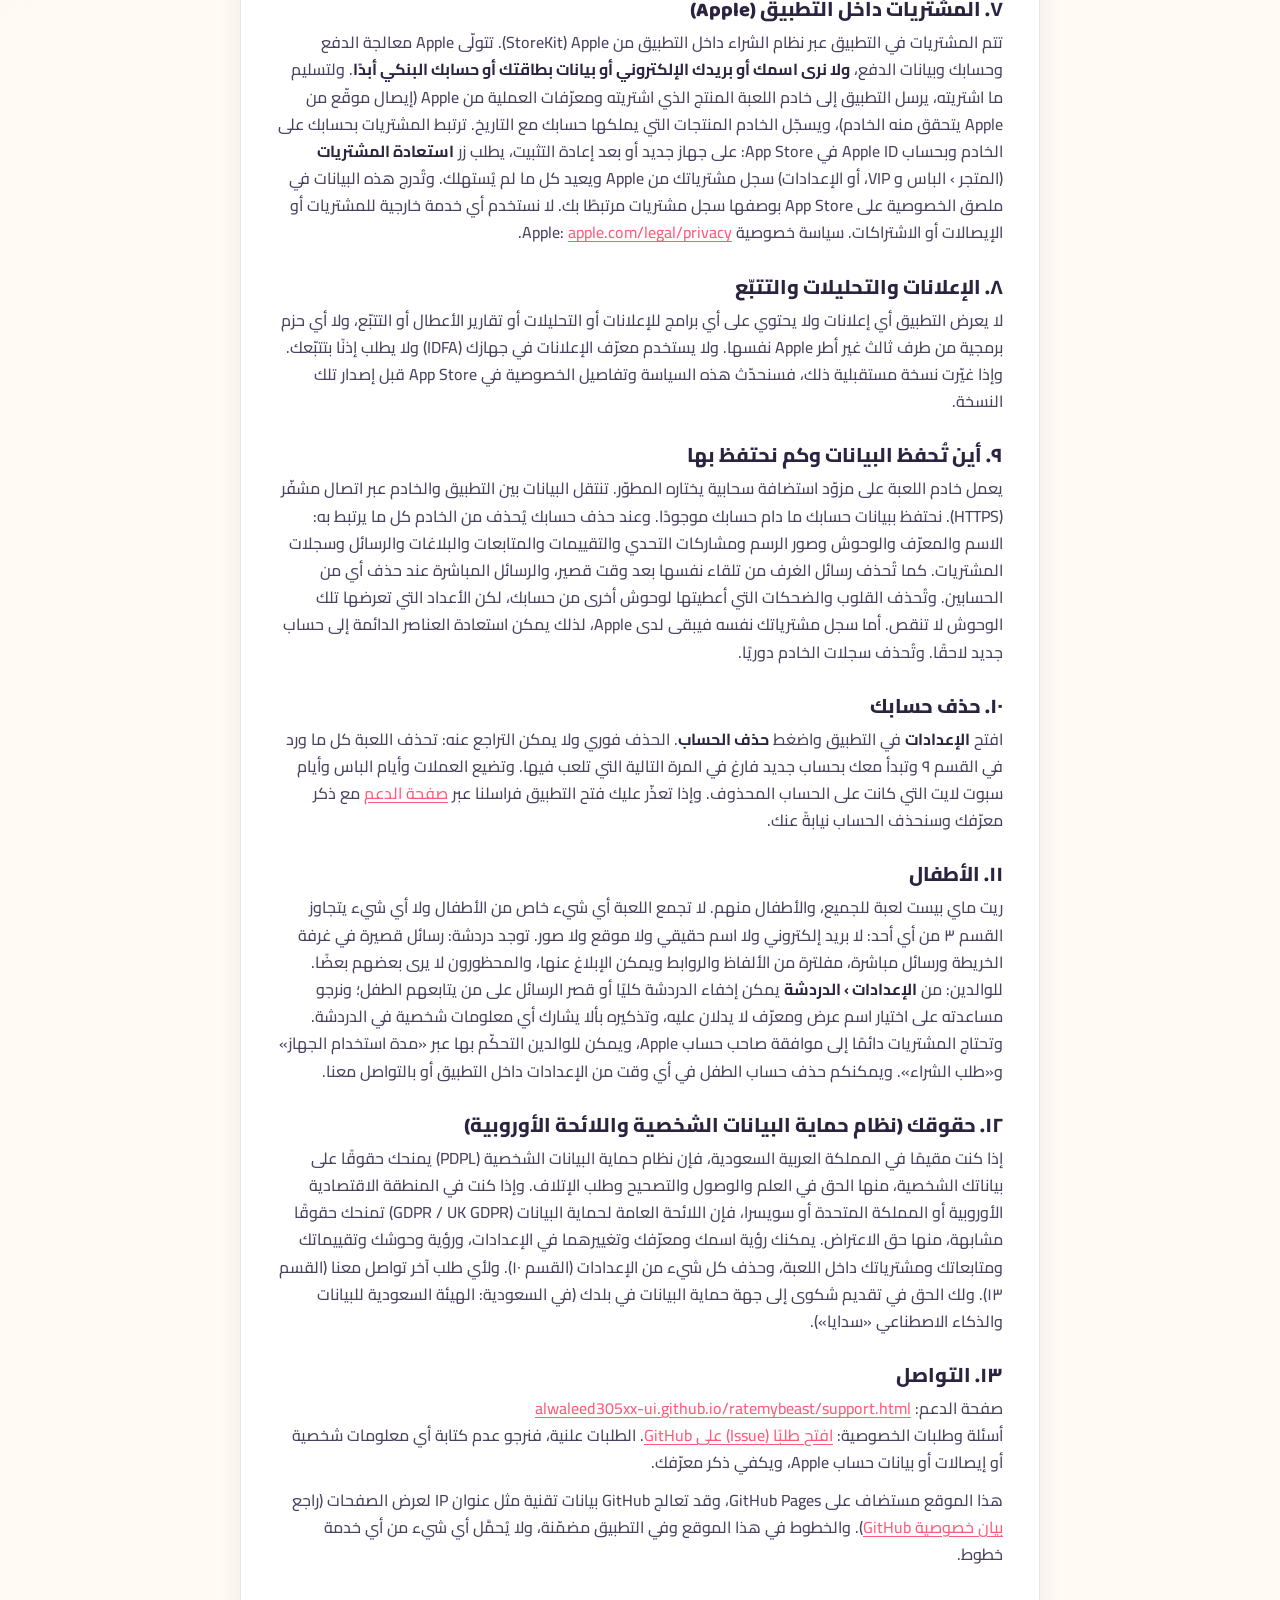
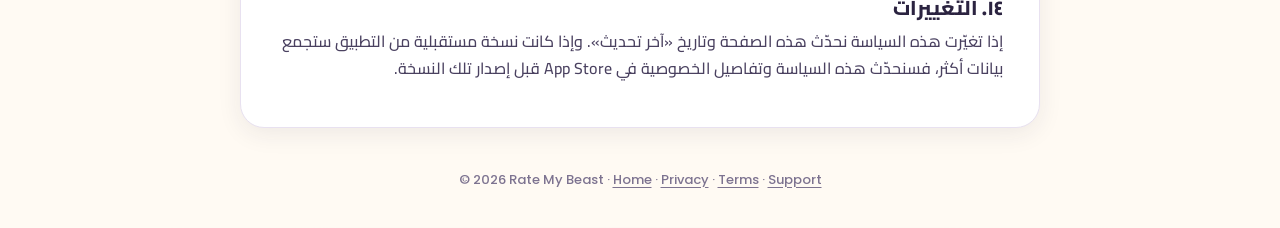
<file: ratemybeast/privacy.html>
<!doctype html>
<html lang="en">
<head>
<meta charset="utf-8">
<meta name="viewport" content="width=device-width, initial-scale=1, viewport-fit=cover">
<meta name="color-scheme" content="light">
<meta name="theme-color" content="#fffaf3">
<title>Privacy Policy · Rate My Beast</title>
<meta name="description" content="Rate My Beast privacy policy: the game creates an account token on first launch and keeps your display name, handle, beasts, ratings, follows, reports and purchases on the game server. Apple processes payments. No ads, no tracking, no third-party analytics. Delete your account from Settings at any time.">
<link rel="canonical" href="https://alwaleed305xx-ui.github.io/ratemybeast/privacy.html">
<link rel="icon" type="image/png" href="icons/favicon.png">
<link rel="apple-touch-icon" href="icons/apple-touch-icon.png">
<link rel="stylesheet" href="site.css">
</head>
<body>
<div class="wrap doc-wrap">
<header class="top">
  <a class="brand" href="./" aria-label="Rate My Beast home"><img src="icons/icon-192.png" alt="" width="42" height="42"><span class="wordmark" aria-hidden="true">Rate my <b>beast</b></span></a>
  <nav aria-label="Pages">
    <a href="privacy.html" aria-current="page">Privacy</a>
    <a href="terms.html">Terms</a>
    <a href="support.html">Support</a>
    <a href="#ar" lang="ar" dir="rtl">العربية</a>
  </nav>
</header>

<main>
<section class="doc" id="en" lang="en">
<h1>Privacy Policy</h1>
<p class="meta">Rate My Beast · Last updated: <time datetime="2026-10-31">2026-10-31</time> · Applies to the Rate My Beast app for iPhone.</p>

<div class="short">
<strong>In short</strong>
<ul>
<li>The game creates an account for you on first launch: a random token on your device, no email, no password, no sign-in.</li>
<li>What you make is stored on the game server so other players can see it: the display name and handle you type, your beasts (their design, name and paint), the hearts and laughs you give, who you follow, the reports you send and the messages you write in a map's chat or to another player.</li>
<li>Purchases are processed by Apple; we never see your card. The server stores which products your account bought so they can be restored.</li>
<li>No ads, no tracking, no third-party analytics and no third-party SDKs.</li>
<li>Delete your account from Settings in the app at any time. It removes everything.</li>
</ul>
</div>

<h2>1. Who we are</h2>
<p>Rate My Beast ("we") is a game made by an independent developer, shown as the seller on the game's App Store page. For questions, see <a href="#contact">Contact</a> (section 13).</p>

<h2>2. Your account</h2>
<p>The first time the game starts it creates an account for you: a random account identifier and a secret token, stored on your device and on the game server. There is no email address, phone number, password or social sign-in. The game asks you for two things, which you type yourself: a <strong>display name</strong> (up to 20 characters) and a <strong>handle</strong> (3 to 16 letters, digits or underscores). Please do not use your real name or anything that identifies you; both are shown to every other player.</p>

<h2>3. Data we store</h2>
<p>Everything below is linked to your account and kept on the game server, because other players need it to see and rate your beast, or because the game needs it to deliver what you bought:</p>
<ul>
<li>your display name and handle, and the language you chose;</li>
<li>your beasts: their design (parts, colours and sliders), their names and the paint image you draw on them, including the daily challenge entries you make;</li>
<li>the hearts and laughs you give and receive, your rank and your coin balance;</li>
<li>the players you follow;</li>
<li>the messages you write: in a map's chat room (seen by everyone in that map at the time) and direct messages to other players (seen by you and them). Messages are up to 120 characters, filtered for profanity and links and rate-limited on the server, kept with your account, and other players can report them; a message reported three times is deleted and its author muted for 24 hours;</li>
<li>the reports you send about other players' beasts, names or messages, and the players you block;</li>
<li>your purchases: which products your account bought (coin packs, the Beast Pass and its dates, VIP, Spotlight days, cosmetic packs, the rainbow name), the purchase date and Apple's transaction identifiers (section 7);</li>
<li>the date and time of these actions, and technical logs that a server keeps to run (such as the IP address a request came from), which are deleted on a rolling basis.</li>
</ul>
<p>The game does not ask for your contacts, location, photos, camera, microphone, advertising identifier or any other personal data, and it does not read anything else on your device.</p>

<h2>4. Data on your device</h2>
<p>The app keeps a copy of your beast, your settings, your coins, your purchases and your account token on your device, so the game opens quickly and still works when you have no connection. Deleting the app deletes this copy. Your iPhone's own iCloud Backup, which Apple runs for you, may include it depending on your settings; we never receive those backups.</p>

<h2>5. What other players see</h2>
<p>Other players see your display name, your handle, your rank, your beasts with their names and paint, the number of hearts and laughs they have, and the badges your purchases show (the VIP crown and gold name, the Pass star, the rainbow name, the Featured tag of a Spotlight day). They never see your account token, your device, your payment details or anything else. Players in the same map see what you write in that map's chat; a player you message sees your direct messages. Blocked players never see each other's messages or beasts, and <strong>Settings › Chat</strong> lets you hide chat entirely or limit who can message you (everyone, or only people you follow).</p>

<h2>6. How we use the data</h2>
<p>Only to run the game: to show your beast to other players, count hearts and laughs, rank the daily challenge, run the leaderboards, keep your follows, act on reports, deliver and restore what you bought and keep the game safe. We do not sell, rent or share your data with anyone, and we do not use it for advertising or profiling.</p>

<h2>7. In-app purchases (Apple)</h2>
<p>Purchases in the app use Apple's In-App Purchase (StoreKit). Apple processes the payment and handles your Apple Account and payment details; <strong>we never see your name, email address, card or bank details</strong>. To deliver what you bought, the app sends the game server the product you bought and Apple's transaction identifiers (a receipt signed by Apple, which the server checks), and the server records which products your account owns, with the date. Purchases are linked to your account on the server and to your Apple ID in the App Store: on a new device, or after a reinstall, <strong>Restore purchases</strong> (Shop › Pass &amp; VIP, or Settings) asks Apple for your purchase history and brings back everything that is not used up. The App Store privacy label lists this as purchase history linked to you. We do not use any third-party purchase, receipt or subscription service. Apple's privacy policy: <a href="https://www.apple.com/legal/privacy/">apple.com/legal/privacy</a>.</p>

<h2>8. Advertising, analytics and tracking</h2>
<p>The app shows no ads and contains no advertising, analytics, crash-reporting or tracking software, and no third-party SDKs other than Apple's own frameworks. It does not use your device's advertising identifier (IDFA) and does not ask for permission to track you. If a future version ever changed this, we would update this policy and the App Store privacy details before that version is released.</p>

<h2>9. Where the data lives and how long we keep it</h2>
<p>The game server runs on a cloud host chosen by the developer. Data travels between the app and the server over an encrypted connection (HTTPS). We keep your account data for as long as your account exists. When you delete your account, everything linked to it is removed from the server: your name, handle, beasts, paint images, challenge entries, ratings, follows, reports, messages and purchase records. Room messages are also dropped on their own after a short while, and direct messages when either account is deleted. Hearts and laughs you gave to other beasts are removed from your account; the counts those beasts show are not reduced. Your purchase history itself stays with Apple, so permanent items can still be restored to a new account later. Server logs are deleted on a rolling basis.</p>

<h2>10. Delete your account</h2>
<p>Open <strong>Settings</strong> in the app and tap <strong>Delete account</strong>. The deletion is immediate and cannot be undone: the game removes everything described in section 9 and starts you from a new, empty account the next time you play. Coins, pass days and Spotlight days on the deleted account are lost. If you cannot open the app, write to us through the <a href="support.html">support page</a> with your handle and we will delete the account for you.</p>

<h2>11. Children</h2>
<p>Rate My Beast is made for everyone, children included. The game collects nothing special from children and nothing beyond section 3 from anyone: no email, no real name, no location, no photos. Chat exists: short messages in a map's room and direct messages, filtered for profanity and links, reportable, with blocked players never seeing each other. Parents: <strong>Settings › Chat</strong> can hide chat completely or limit messages to people the child follows; please help your child pick a display name and handle that do not identify them, and remind them never to share personal information in chat. Purchases always need the approval of the Apple Account holder; parents can control them with Screen Time and Ask to Buy. You can delete a child's account at any time from Settings in the app or by contacting us.</p>

<h2>12. Your rights (PDPL and GDPR)</h2>
<p>If you live in Saudi Arabia, the Personal Data Protection Law (PDPL) gives you rights over your personal data, including the rights to be informed, to access, to correct and to request deletion. If you live in the EEA, the UK or Switzerland, the GDPR / UK GDPR gives you similar rights, including the right to object. You can see and change your name and handle in Settings, see your beasts, ratings, follows and purchases in the game, and delete everything from Settings (section 10). For any other request, contact us (section 13). You may also complain to your data protection authority (in Saudi Arabia, the Saudi Data and AI Authority, SDAIA).</p>

<h2 id="contact">13. Contact</h2>
<p>Support page: <a href="support.html">alwaleed305xx-ui.github.io/ratemybeast/support.html</a><br>
Privacy questions and requests: <a href="https://github.com/alwaleed305xx-ui/alwaleed305xx-ui.github.io/issues">open an issue on GitHub</a>. Issues are public: please do not include personal information, receipts or Apple Account details, only your handle.</p>
<p>This website is hosted on GitHub Pages. GitHub may process technical data such as your IP address to deliver the pages (see the <a href="https://docs.github.com/en/site-policy/privacy-policies/github-general-privacy-statement">GitHub Privacy Statement</a>). The fonts on this site and in the app are bundled; nothing is loaded from a font service.</p>

<h2>14. Changes</h2>
<p>If this policy changes, we update this page and its "Last updated" date. If a future version of the app would collect more data, we will update this policy and the App Store privacy details before that version is released.</p>
</section>

<section class="doc" id="ar" lang="ar" dir="rtl">
<p class="jump"><a href="#en" lang="en" dir="ltr">English</a></p>
<h1>سياسة الخصوصية</h1>
<p class="meta">ريت ماي بيست (Rate My Beast) · آخر تحديث: <time datetime="2026-10-31">2026-10-31</time> · تنطبق على تطبيق ريت ماي بيست للآيفون.</p>

<div class="short">
<strong>باختصار</strong>
<ul>
<li>تنشئ اللعبة حسابًا لك عند أول تشغيل: رمز عشوائي على جهازك، بلا بريد إلكتروني ولا كلمة مرور ولا تسجيل دخول.</li>
<li>ما تصنعه يُحفظ على خادم اللعبة ليراه اللاعبون الآخرون: الاسم والمعرّف اللذان تكتبهما، ووحوشك (تصميمها واسمها ورسمها)، والقلوب والضحكات التي تعطيها، ومن تتابعه، والبلاغات التي ترسلها، والرسائل التي تكتبها في دردشة الخريطة أو إلى لاعب آخر.</li>
<li>تتولّى Apple معالجة المشتريات ولا نرى بطاقتك أبدًا. يحفظ الخادم المنتجات التي اشتراها حسابك حتى يمكن استعادتها.</li>
<li>لا إعلانات ولا تتبّع ولا تحليلات من طرف ثالث ولا أي حزم برمجية خارجية.</li>
<li>احذف حسابك من الإعدادات داخل التطبيق في أي وقت، فيُحذف كل شيء.</li>
</ul>
</div>

<h2>١. من نحن</h2>
<p>ريت ماي بيست («نحن») لعبة من تطوير مطوّر مستقل يظهر اسمه كبائع في صفحة اللعبة على App Store. للأسئلة راجع <a href="#contact-ar">التواصل</a> (القسم ١٣).</p>

<h2>٢. حسابك</h2>
<p>عند أول تشغيل تنشئ اللعبة حسابًا لك: معرّف حساب عشوائي ورمزًا سريًا يُحفظان على جهازك وعلى خادم اللعبة. لا يوجد بريد إلكتروني ولا رقم جوال ولا كلمة مرور ولا تسجيل دخول عبر حسابات أخرى. تطلب منك اللعبة شيئين تكتبهما بنفسك: <strong>اسم العرض</strong> (حتى 20 حرفًا) و<strong>المعرّف</strong> (من 3 إلى 16 حرفًا إنجليزيًا أو رقمًا أو شرطة سفلية). نرجو ألا تستخدم اسمك الحقيقي أو أي شيء يدل عليك، فكلاهما يظهر لكل اللاعبين.</p>

<h2>٣. البيانات التي نحفظها</h2>
<p>كل ما يلي مرتبط بحسابك ومحفوظ على خادم اللعبة، لأن اللاعبين الآخرين يحتاجون إليه ليروا وحشك ويقيّموه، أو لأن اللعبة تحتاج إليه لتسليم ما اشتريته:</p>
<ul>
<li>اسم العرض والمعرّف واللغة التي اخترتها؛</li>
<li>وحوشك: تصميمها (القطع والألوان والمنزلقات) وأسماؤها وصورة الرسم التي ترسمها عليها، بما فيها مشاركاتك في تحدي اليوم؛</li>
<li>القلوب والضحكات التي تعطيها وتحصل عليها، ورتبتك، ورصيدك من العملات؛</li>
<li>اللاعبون الذين تتابعهم؛</li>
<li>الرسائل التي تكتبها: في غرفة دردشة الخريطة (يراها كل من في تلك الخريطة حينها) والرسائل المباشرة إلى لاعبين آخرين (تراها أنت وهم). الرسالة حتى 120 حرفًا، تُفلتر من الألفاظ والروابط ويُحدّ عددها على الخادم، وتُحفظ مع حسابك، ويمكن للاعبين الآخرين الإبلاغ عنها؛ والرسالة التي يُبلَّغ عنها ثلاث مرات تُحذف ويُكتم كاتبها 24 ساعة؛</li>
<li>البلاغات التي ترسلها عن وحوش أو أسماء أو رسائل لاعبين آخرين، واللاعبون الذين تحظرهم؛</li>
<li>مشترياتك: المنتجات التي اشتراها حسابك (باقات العملات، وباس الوحش وتواريخه، و VIP، وأيام سبوت لايت، وباقات الأزياء، والاسم بألوان قوس قزح)، وتاريخ الشراء، ومعرّفات العملية من Apple (القسم ٧)؛</li>
<li>تاريخ هذه الإجراءات ووقتها، والسجلات التقنية التي يحتفظ بها أي خادم ليعمل (مثل عنوان IP الذي جاء منه الطلب)، وتُحذف دوريًا.</li>
</ul>
<p>لا تطلب اللعبة جهات اتصالك أو موقعك أو صورك أو الكاميرا أو الميكروفون أو معرّف الإعلانات أو أي بيانات شخصية أخرى، ولا تقرأ أي شيء آخر على جهازك.</p>

<h2>٤. البيانات على جهازك</h2>
<p>يحتفظ التطبيق بنسخة من وحشك وإعداداتك وعملاتك ومشترياتك ورمز حسابك على جهازك، حتى تفتح اللعبة بسرعة وتعمل حتى عند انقطاع الاتصال. حذف التطبيق يحذف هذه النسخة. وقد تتضمّنها نسخة iCloud الاحتياطية التي تديرها Apple لك بحسب إعداداتك، ولا تصلنا هذه النسخ أبدًا.</p>

<h2>٥. ما يراه اللاعبون الآخرون</h2>
<p>يرى اللاعبون الآخرون اسم العرض والمعرّف والرتبة ووحوشك بأسمائها ورسمها وعدد القلوب والضحكات عليها، والشارات التي تظهرها مشترياتك (تاج VIP والاسم الذهبي، ونجمة الباس، والاسم بألوان قوس قزح، وعلامة «مميّز» في يوم سبوت لايت). ولا يرون أبدًا رمز حسابك أو جهازك أو بيانات الدفع أو أي شيء آخر. يرى اللاعبون في الخريطة نفسها ما تكتبه في دردشتها، ويرى اللاعب الذي تراسله رسائلك المباشرة. والمحظورون لا يرى بعضهم رسائل بعض ولا وحوشه، ومن <strong>الإعدادات › الدردشة</strong> يمكنك إخفاء الدردشة كليًا أو تحديد من يراسلك (الجميع، أو من تتابعهم فقط).</p>

<h2>٦. كيف نستخدم البيانات</h2>
<p>لتشغيل اللعبة فقط: لعرض وحشك للاعبين الآخرين، وعدّ القلوب والضحكات، وترتيب تحدي اليوم، وتشغيل لوحات الترتيب، وحفظ متابعاتك، والتعامل مع البلاغات، وتسليم ما اشتريته واستعادته، وإبقاء اللعبة آمنة. لا نبيع بياناتك ولا نؤجّرها ولا نشاركها مع أحد، ولا نستخدمها للإعلانات أو بناء ملفات تعريف.</p>

<h2>٧. المشتريات داخل التطبيق (Apple)</h2>
<p>تتم المشتريات في التطبيق عبر نظام الشراء داخل التطبيق من Apple ‏(StoreKit). تتولّى Apple معالجة الدفع وحسابك وبيانات الدفع، <strong>ولا نرى اسمك أو بريدك الإلكتروني أو بيانات بطاقتك أو حسابك البنكي أبدًا</strong>. ولتسليم ما اشتريته، يرسل التطبيق إلى خادم اللعبة المنتج الذي اشتريته ومعرّفات العملية من Apple (إيصال موقّع من Apple يتحقق منه الخادم)، ويسجّل الخادم المنتجات التي يملكها حسابك مع التاريخ. ترتبط المشتريات بحسابك على الخادم وبحساب Apple ID في App Store: على جهاز جديد أو بعد إعادة التثبيت، يطلب زر <strong>استعادة المشتريات</strong> (المتجر › الباس و VIP، أو الإعدادات) سجل مشترياتك من Apple ويعيد كل ما لم يُستهلك. وتُدرج هذه البيانات في ملصق الخصوصية على App Store بوصفها سجل مشتريات مرتبطًا بك. لا نستخدم أي خدمة خارجية للمشتريات أو الإيصالات أو الاشتراكات. سياسة خصوصية Apple: <a href="https://www.apple.com/legal/privacy/">apple.com/legal/privacy</a>.</p>

<h2>٨. الإعلانات والتحليلات والتتبّع</h2>
<p>لا يعرض التطبيق أي إعلانات ولا يحتوي على أي برامج للإعلانات أو التحليلات أو تقارير الأعطال أو التتبّع، ولا أي حزم برمجية من طرف ثالث غير أطر Apple نفسها. ولا يستخدم معرّف الإعلانات في جهازك (IDFA) ولا يطلب إذنًا بتتبّعك. وإذا غيّرت نسخة مستقبلية ذلك، فسنحدّث هذه السياسة وتفاصيل الخصوصية في App Store قبل إصدار تلك النسخة.</p>

<h2>٩. أين تُحفظ البيانات وكم نحتفظ بها</h2>
<p>يعمل خادم اللعبة على مزوّد استضافة سحابية يختاره المطوّر. تنتقل البيانات بين التطبيق والخادم عبر اتصال مشفّر (HTTPS). نحتفظ ببيانات حسابك ما دام حسابك موجودًا. وعند حذف حسابك يُحذف من الخادم كل ما يرتبط به: الاسم والمعرّف والوحوش وصور الرسم ومشاركات التحدي والتقييمات والمتابعات والبلاغات والرسائل وسجلات المشتريات. كما تُحذف رسائل الغرف من تلقاء نفسها بعد وقت قصير، والرسائل المباشرة عند حذف أي من الحسابين. وتُحذف القلوب والضحكات التي أعطيتها لوحوش أخرى من حسابك، لكن الأعداد التي تعرضها تلك الوحوش لا تنقص. أما سجل مشترياتك نفسه فيبقى لدى Apple، لذلك يمكن استعادة العناصر الدائمة إلى حساب جديد لاحقًا. وتُحذف سجلات الخادم دوريًا.</p>

<h2>١٠. حذف حسابك</h2>
<p>افتح <strong>الإعدادات</strong> في التطبيق واضغط <strong>حذف الحساب</strong>. الحذف فوري ولا يمكن التراجع عنه: تحذف اللعبة كل ما ورد في القسم ٩ وتبدأ معك بحساب جديد فارغ في المرة التالية التي تلعب فيها. وتضيع العملات وأيام الباس وأيام سبوت لايت التي كانت على الحساب المحذوف. وإذا تعذّر عليك فتح التطبيق فراسلنا عبر <a href="support.html#ar">صفحة الدعم</a> مع ذكر معرّفك وسنحذف الحساب نيابةً عنك.</p>

<h2>١١. الأطفال</h2>
<p>ريت ماي بيست لعبة للجميع، والأطفال منهم. لا تجمع اللعبة أي شيء خاص من الأطفال ولا أي شيء يتجاوز القسم ٣ من أي أحد: لا بريد إلكتروني ولا اسم حقيقي ولا موقع ولا صور. توجد دردشة: رسائل قصيرة في غرفة الخريطة ورسائل مباشرة، مفلترة من الألفاظ والروابط ويمكن الإبلاغ عنها، والمحظورون لا يرى بعضهم بعضًا. للوالدين: من <strong>الإعدادات › الدردشة</strong> يمكن إخفاء الدردشة كليًا أو قصر الرسائل على من يتابعهم الطفل؛ ونرجو مساعدته على اختيار اسم عرض ومعرّف لا يدلان عليه، وتذكيره بألا يشارك أي معلومات شخصية في الدردشة. وتحتاج المشتريات دائمًا إلى موافقة صاحب حساب Apple، ويمكن للوالدين التحكّم بها عبر «مدة استخدام الجهاز» و«طلب الشراء». ويمكنكم حذف حساب الطفل في أي وقت من الإعدادات داخل التطبيق أو بالتواصل معنا.</p>

<h2>١٢. حقوقك (نظام حماية البيانات الشخصية واللائحة الأوروبية)</h2>
<p>إذا كنت مقيمًا في المملكة العربية السعودية، فإن نظام حماية البيانات الشخصية (PDPL) يمنحك حقوقًا على بياناتك الشخصية، منها الحق في العلم والوصول والتصحيح وطلب الإتلاف. وإذا كنت في المنطقة الاقتصادية الأوروبية أو المملكة المتحدة أو سويسرا، فإن اللائحة العامة لحماية البيانات (GDPR / UK GDPR) تمنحك حقوقًا مشابهة، منها حق الاعتراض. يمكنك رؤية اسمك ومعرّفك وتغييرهما في الإعدادات، ورؤية وحوشك وتقييماتك ومتابعاتك ومشترياتك داخل اللعبة، وحذف كل شيء من الإعدادات (القسم ١٠). ولأي طلب آخر تواصل معنا (القسم ١٣). ولك الحق في تقديم شكوى إلى جهة حماية البيانات في بلدك (في السعودية: الهيئة السعودية للبيانات والذكاء الاصطناعي «سدايا»).</p>

<h2 id="contact-ar">١٣. التواصل</h2>
<p>صفحة الدعم: <a href="support.html#ar">alwaleed305xx-ui.github.io/ratemybeast/support.html</a><br>
أسئلة وطلبات الخصوصية: <a href="https://github.com/alwaleed305xx-ui/alwaleed305xx-ui.github.io/issues">افتح طلبًا (Issue) على GitHub</a>. الطلبات علنية، فنرجو عدم كتابة أي معلومات شخصية أو إيصالات أو بيانات حساب Apple، ويكفي ذكر معرّفك.</p>
<p>هذا الموقع مستضاف على GitHub Pages، وقد تعالج GitHub بيانات تقنية مثل عنوان IP لعرض الصفحات (راجع <a href="https://docs.github.com/en/site-policy/privacy-policies/github-general-privacy-statement">بيان خصوصية GitHub</a>). والخطوط في هذا الموقع وفي التطبيق مضمّنة، ولا يُحمَّل أي شيء من أي خدمة خطوط.</p>

<h2>١٤. التغييرات</h2>
<p>إذا تغيّرت هذه السياسة نحدّث هذه الصفحة وتاريخ «آخر تحديث». وإذا كانت نسخة مستقبلية من التطبيق ستجمع بيانات أكثر، فسنحدّث هذه السياسة وتفاصيل الخصوصية في App Store قبل إصدار تلك النسخة.</p>
</section>
</main>

<footer>© 2026 Rate My Beast · <a href="./">Home</a> · <a href="privacy.html">Privacy</a> · <a href="terms.html">Terms</a> · <a href="support.html">Support</a></footer>
</div>
</body>
</html>
</file>
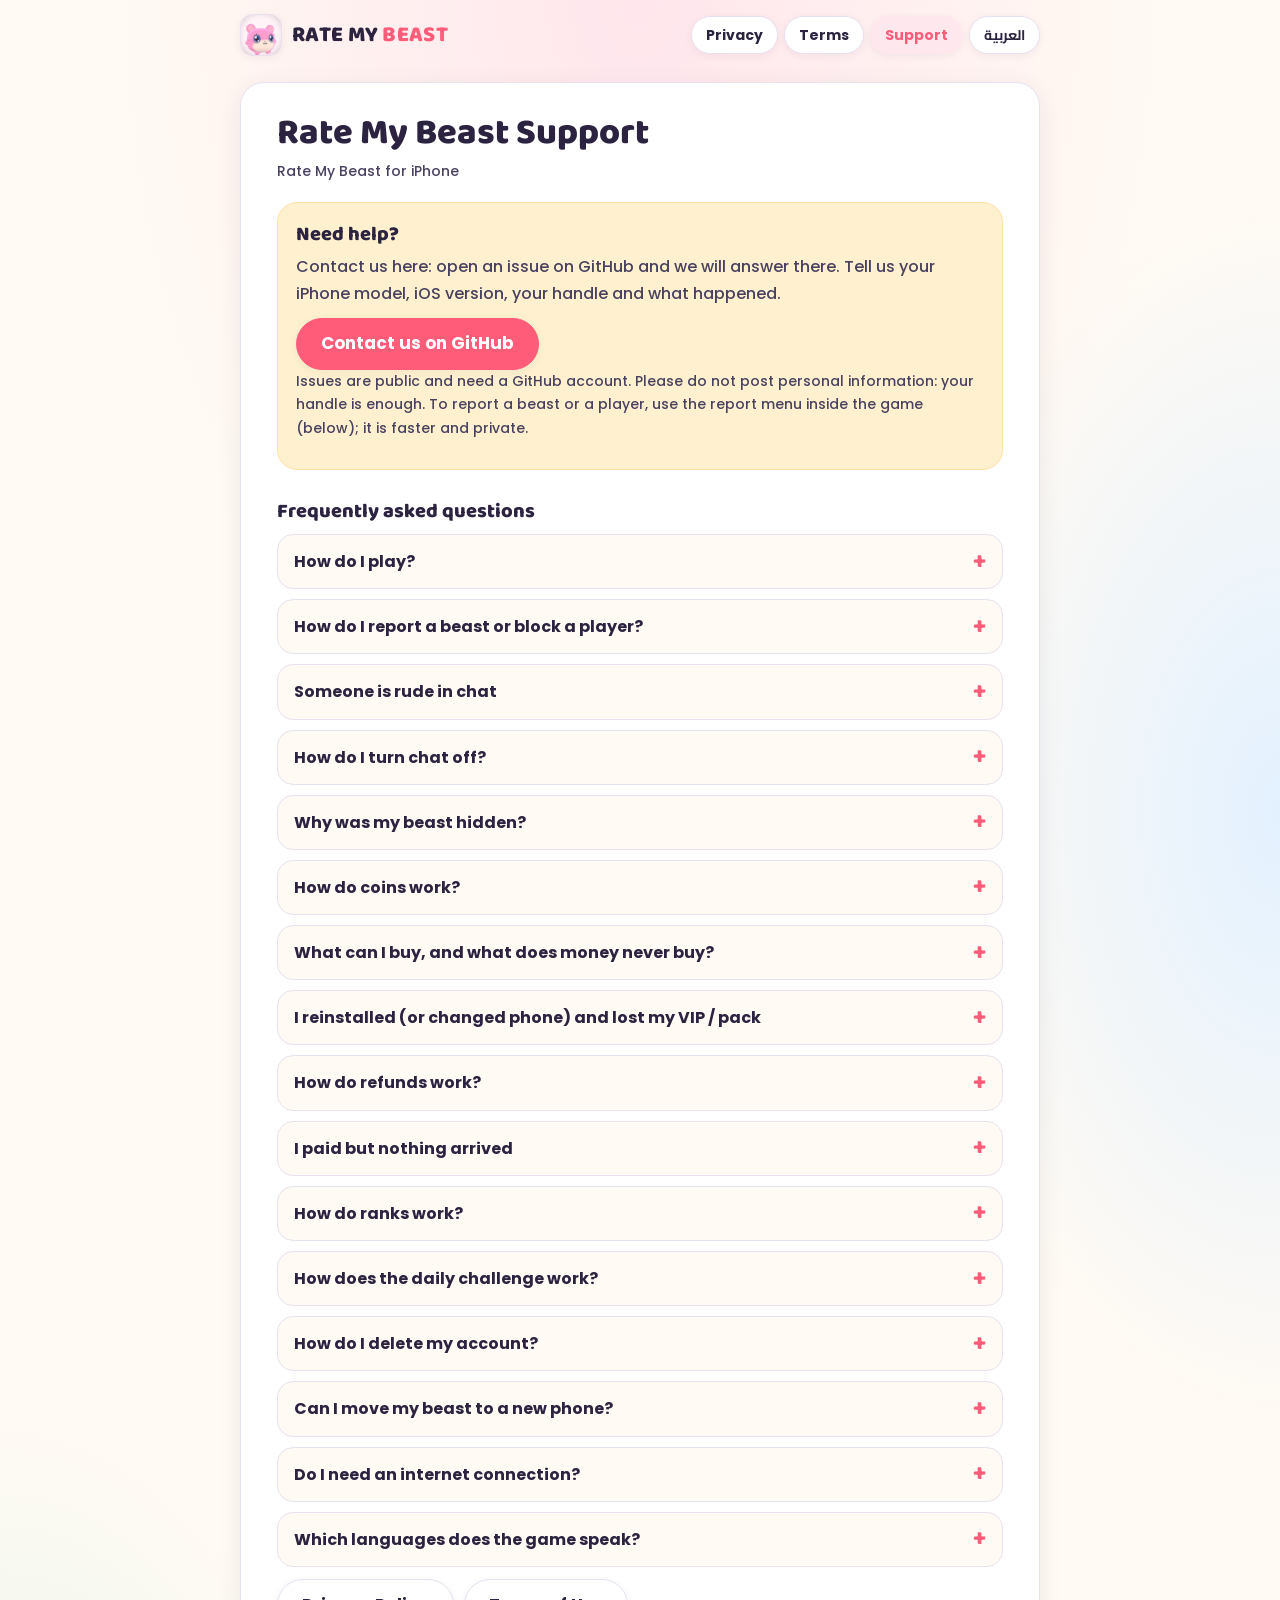
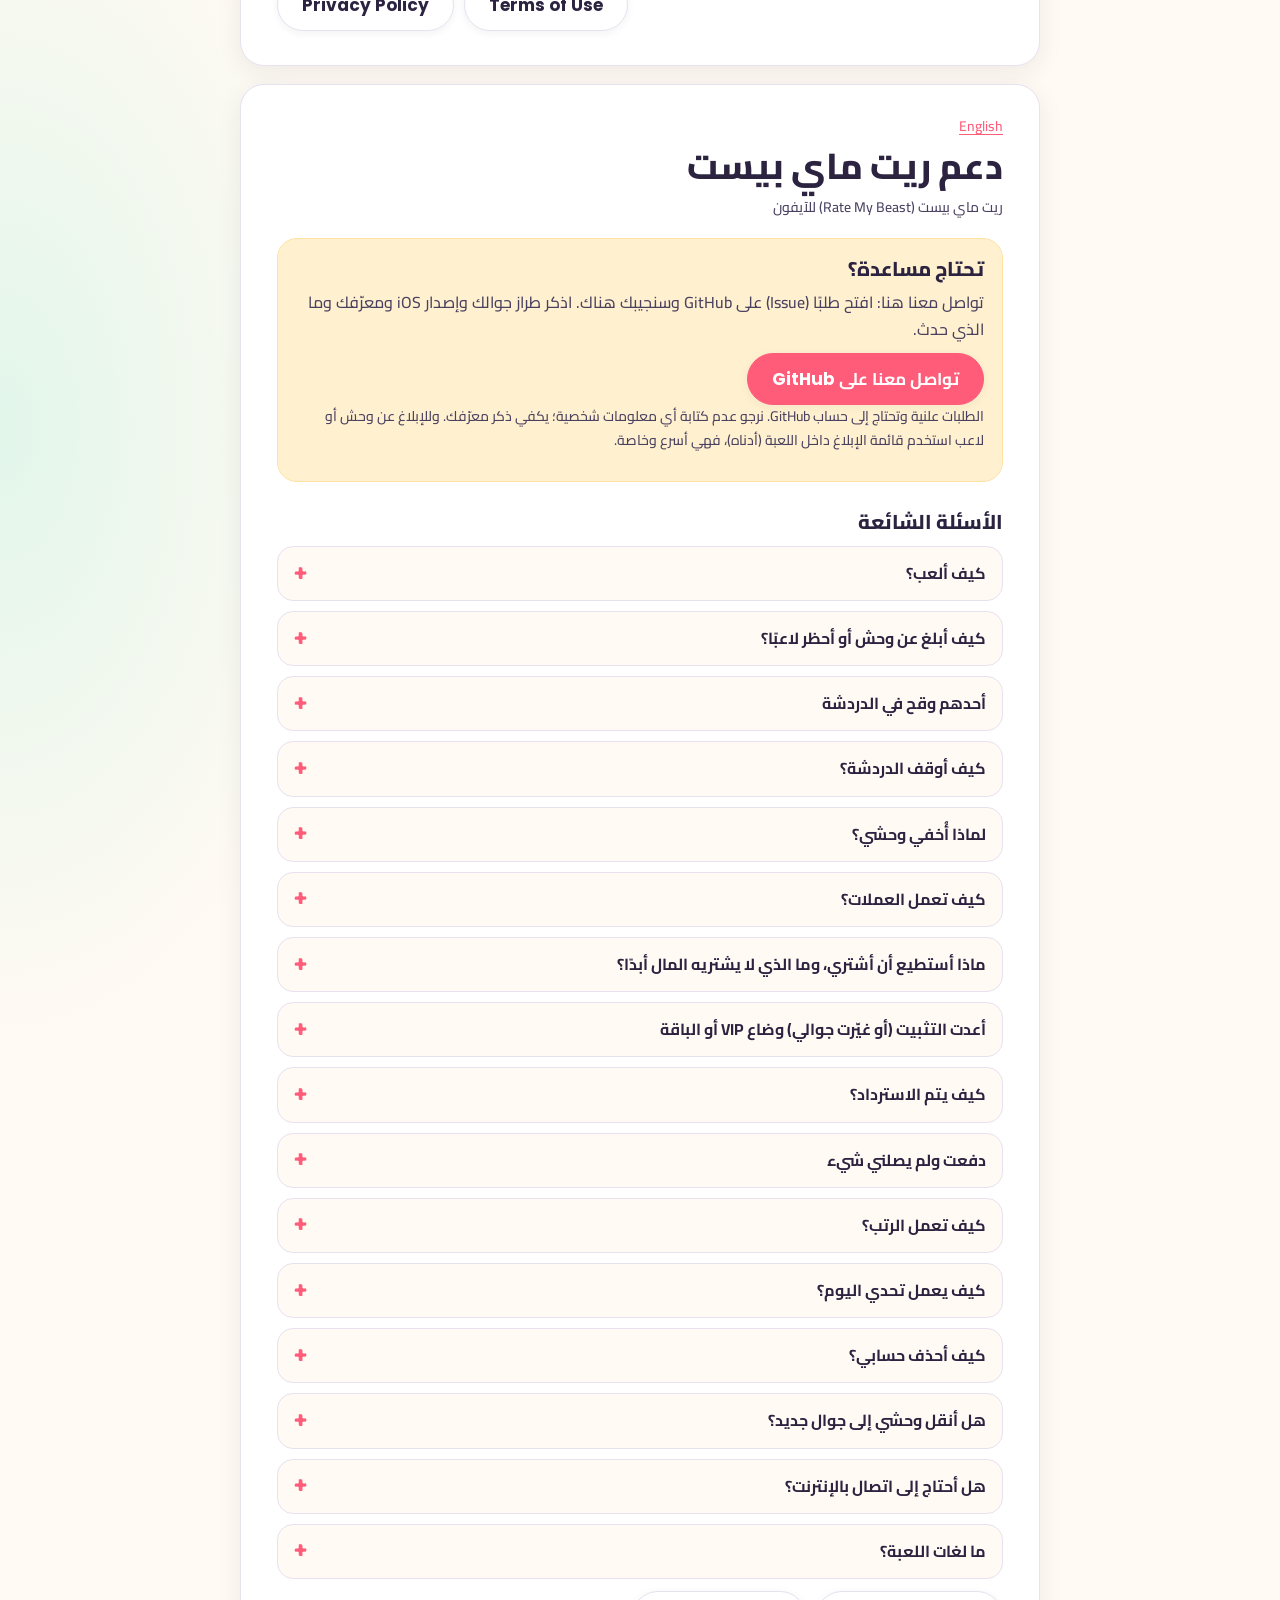
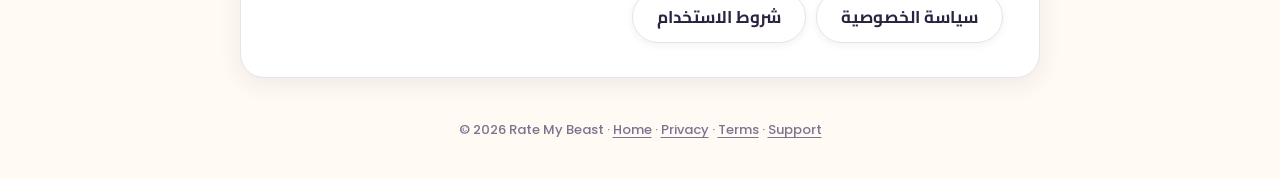
<file: ratemybeast/support.html>
<!doctype html>
<html lang="en">
<head>
<meta charset="utf-8">
<meta name="viewport" content="width=device-width, initial-scale=1, viewport-fit=cover">
<meta name="color-scheme" content="light">
<meta name="theme-color" content="#fffaf3">
<title>Support · Rate My Beast</title>
<meta name="description" content="Rate My Beast support: how to play, how to report a beast or block a player, why a beast was hidden, how coins and ranks work, how to delete your account, and how to contact us.">
<link rel="canonical" href="https://alwaleed305xx-ui.github.io/ratemybeast/support.html">
<link rel="icon" type="image/png" href="icons/favicon.png">
<link rel="apple-touch-icon" href="icons/apple-touch-icon.png">
<link rel="stylesheet" href="site.css">
</head>
<body>
<div class="wrap doc-wrap">
<header class="top">
  <a class="brand" href="./" aria-label="Rate My Beast home"><img src="icons/icon-192.png" alt="" width="42" height="42"><span class="wordmark" aria-hidden="true">Rate my <b>beast</b></span></a>
  <nav aria-label="Pages">
    <a href="privacy.html">Privacy</a>
    <a href="terms.html">Terms</a>
    <a href="support.html" aria-current="page">Support</a>
    <a href="#ar" lang="ar" dir="rtl">العربية</a>
  </nav>
</header>

<main>
<section class="doc" id="en" lang="en">
<h1>Rate My Beast Support</h1>
<p class="meta">Rate My Beast for iPhone</p>

<div class="contact" id="contact">
  <h2>Need help?</h2>
  <p>Contact us here: open an issue on GitHub and we will answer there. Tell us your iPhone model, iOS version, your handle and what happened.</p>
  <a class="btn btn-primary" href="https://github.com/alwaleed305xx-ui/alwaleed305xx-ui.github.io/issues">Contact us on GitHub</a>
  <p class="note">Issues are public and need a GitHub account. Please do not post personal information: your handle is enough. To report a beast or a player, use the report menu inside the game (below); it is faster and private.</p>
</div>

<h2>Frequently asked questions</h2>
<div class="faq">
<details id="how-to-play">
<summary>How do I play?</summary>
<div><p><strong>Make</strong> a beast in the Maker: pick a body, eyes, mouth, ears, tail, legs and gear, push the sliders, choose any colour, and paint on it in the Paint tab. Give it a name and save. <strong>Walk</strong> it with the joystick in the bottom-left corner; drag anywhere else to turn the camera. Other players' beasts wander around you with their names and hearts. <strong>Tap</strong> any beast to open its card and give it a heart (cute) or a laugh (funny): one of each per beast per day. The hearts you receive raise your rank.</p>
<p>The bottom bar has the Maker, today's Challenge, the leaderboards (Board), People (search, follow, rivals), the Shop and Settings. Tap the map chip at the top to travel to another map.</p></div>
</details>
<details id="report">
<summary>How do I report a beast or block a player?</summary>
<div><p>Open the beast's card (tap the beast in a map, a leaderboard row or a challenge entry) and tap the <strong>menu</strong> on the card: <strong>Report</strong> lets you report the beast, its name or its owner's name. To <strong>block</strong> a player, open their profile from the card or from People and tap Block: their beasts disappear from your maps and boards and they can no longer rate yours.</p>
<p>We review every report within 24 hours. Beasts, paint, names and handles that are hateful, sexual, violent, harassing or otherwise objectionable are hidden from everyone and the account is banned (see the <a href="terms.html">Terms of Use</a>).</p></div>
</details>
<details id="rude">
<summary>Someone is rude in chat</summary>
<div><p>Tap the <strong>menu</strong> on the message and choose <strong>Report</strong>: a message reported three times is deleted and its author is muted for 24 hours, and we review every report within 24 hours. To stop seeing that player at all, open their profile and tap <strong>Block</strong>: you never see each other's messages or beasts again, and they cannot message you. Messages are already short (120 characters), filtered for profanity and links and rate-limited, but a report is what gets a rude player muted or banned.</p></div>
</details>
<details id="chat-off">
<summary>How do I turn chat off?</summary>
<div><p>Open <strong>Settings › Chat</strong>. You can hide chat completely (the map chat and messages disappear) or keep it and limit who can message you to <strong>people you follow</strong> instead of everyone. Parents can set this on a child's phone in a few seconds.</p></div>
</details>
<details id="hidden">
<summary>Why was my beast hidden?</summary>
<div><p>A beast, its paint or its name was reported and found to break the rules in the Terms of Use, so it is no longer shown to other players. If the problem was the paint or the name, open the Maker, fix it and save: the new version is reviewed again. Clearly objectionable content leads to a ban of the account with no warning. If you think a mistake was made, <a href="#contact">contact us</a> with your handle.</p></div>
</details>
<details id="coins">
<summary>How do coins work?</summary>
<div><p>You earn coins by <strong>judging</strong> in the daily challenge (5 coins per rating, up to 30 ratings a day), from every <strong>heart or laugh you receive</strong>, from the <strong>daily gift</strong> when you open the game on consecutive days, and from <strong>challenge prizes</strong> (500 / 300 / 150 coins for the top three, 50 for places 4 to 10), or you can buy a coin pack in the Shop. Spend them on rare parts, hats, gear, colours and maps. Custom colours in the Maker are always free. Coins have no cash value and cannot be transferred.</p></div>
</details>
<details id="purchases">
<summary>What can I buy, and what does money never buy?</summary>
<div><p>The Shop sells coin packs, the <strong>Beast Pass</strong> (30 days from purchase, no auto-renew; buying again adds 30 days), <strong>VIP</strong> (permanent), the <strong>Kawaii, Party and Fantasy packs</strong> with their hats, cape and auras (permanent; never sold for coins), <strong>Spotlight</strong> days (your beast is shown first in every player's map for 24 hours each), a <strong>Rainbow name</strong> and, during your first 72 hours, a one-time <strong>Starter pack</strong>. Nothing random is sold, and money never buys hearts, laughs or a place on the boards. All payments go through Apple.</p></div>
</details>
<details id="restore">
<summary>I reinstalled (or changed phone) and lost my VIP / pack</summary>
<div><p>Open the Shop, go to <strong>Pass &amp; VIP</strong> and tap <strong>Restore purchases</strong> at the bottom (it is in Settings too), signed in with the same Apple ID you bought with. Permanent items come back: VIP, the packs, the rainbow name and the Starter pack's hat. Coins, pass days and Spotlight days are consumables: they are used up when delivered, so Apple cannot restore them; they stay on the account that bought them (your coin balance lives on your account on the server, and a backup of your phone brings the account back).</p></div>
</details>
<details id="refunds">
<summary>How do refunds work?</summary>
<div><p>All payments are processed by Apple, so refunds are handled by Apple, not by us. Go to <a href="https://reportaproblem.apple.com/">reportaproblem.apple.com</a>, sign in with your Apple Account, choose <strong>Request a refund</strong>, then pick the reason and the Rate My Beast purchase. Apple decides under its own policy. If Apple refunds a purchase, what it delivered may be removed from the game. Consumables (coin packs, the Beast Pass, Spotlight days) are used up when delivered and are not refundable by us.</p></div>
</details>
<details id="missing">
<summary>I paid but nothing arrived</summary>
<div><p>Close the game completely and open it again while online: a purchase that could not reach the server is delivered automatically when the game starts. If the Shop said "Waiting for approval" (Ask to Buy), the item arrives after the family organiser approves it. A declined payment delivers nothing. If a permanent item is missing, tap <strong>Restore purchases</strong>. If it is still missing, <a href="#contact">contact us</a> with your handle, the product and the date (no receipts or personal details).</p></div>
</details>
<details id="ranks">
<summary>How do ranks work?</summary>
<div><p>Your rank follows the total hearts your beasts have received: Egg (0), Bronze (25), Silver (100), Gold (300), Platinum (800), Diamond (2,000) and Legend (5,000). The badge shows next to your name everywhere, and the profile sheet shows how many hearts are left to the next rank. Laughs make your beast famous on the Funniest board but do not change your rank.</p></div>
</details>
<details id="challenge">
<summary>How does the daily challenge work?</summary>
<div><p>Every day at 00:00 UTC a new theme starts (Pirate, Chef, Alien, Superhero, Wedding and many more). Tap <strong>Enter with my beast</strong> to enter the beast you have now; entering again replaces your entry. Tap <strong>Judge &amp; earn</strong> to rate other entries on the stage and earn coins. When the day closes, hearts plus laughs decide the top three, who win crowns and coins; the Challenge screen shows yesterday's winners and your place.</p></div>
</details>
<details id="delete">
<summary>How do I delete my account?</summary>
<div><p>Open <strong>Settings</strong> in the app and tap <strong>Delete account</strong>. Everything linked to your account is removed from the server right away: your name, handle, beasts, paint, challenge entries, ratings, follows and reports. This cannot be undone; the next time you play, the game starts you with a new, empty account. If you cannot open the app, <a href="#contact">contact us</a> with your handle and we will delete it for you. "Reset local data" in Settings only clears the copy on your phone.</p></div>
</details>
<details id="new-phone">
<summary>Can I move my beast to a new phone?</summary>
<div><p>Not yet. Your account is created on the device you first played on and there is no sign-in, so a new phone starts a new account. Keep the app installed on the phone you play on. A restore from your iPhone backup usually brings your account back with it.</p></div>
</details>
<details id="offline">
<summary>Do I need an internet connection?</summary>
<div><p>You need a connection to meet other players, to be rated and to enter or judge the challenge. Without one you can still build, paint and walk, and the game shows practice beasts instead of real players until you are back online.</p></div>
</details>
<details id="languages">
<summary>Which languages does the game speak?</summary>
<div><p>English and Arabic, with a right-to-left layout for Arabic. Switch in Settings at any time.</p></div>
</details>
</div>

<div class="links">
  <a class="btn" href="privacy.html">Privacy Policy</a>
  <a class="btn" href="terms.html">Terms of Use</a>
</div>
</section>

<section class="doc" id="ar" lang="ar" dir="rtl">
<p class="jump"><a href="#en" lang="en" dir="ltr">English</a></p>
<h1>دعم ريت ماي بيست</h1>
<p class="meta">ريت ماي بيست (Rate My Beast) للآيفون</p>

<div class="contact" id="contact-ar">
  <h2>تحتاج مساعدة؟</h2>
  <p>تواصل معنا هنا: افتح طلبًا (Issue) على GitHub وسنجيبك هناك. اذكر طراز جوالك وإصدار iOS ومعرّفك وما الذي حدث.</p>
  <a class="btn btn-primary" href="https://github.com/alwaleed305xx-ui/alwaleed305xx-ui.github.io/issues">تواصل معنا على GitHub</a>
  <p class="note">الطلبات علنية وتحتاج إلى حساب GitHub. نرجو عدم كتابة أي معلومات شخصية؛ يكفي ذكر معرّفك. وللإبلاغ عن وحش أو لاعب استخدم قائمة الإبلاغ داخل اللعبة (أدناه)، فهي أسرع وخاصة.</p>
</div>

<h2>الأسئلة الشائعة</h2>
<div class="faq">
<details id="how-to-play-ar">
<summary>كيف ألعب؟</summary>
<div><p><strong>اصنع</strong> وحشًا في الورشة: اختر الجسم والعيون والفم والأذنين والذيل والأرجل والإكسسوارات، حرّك المنزلقات، اختر أي لون، وارسم عليه في تبويب الرسم. سمِّه واحفظه. <strong>تمشَّ</strong> به بعصا التحكم في الزاوية السفلية؛ واسحب في أي مكان آخر لتدوير الكاميرا. وحوش اللاعبين الآخرين تتجوّل حولك بأسمائها وقلوبها. <strong>اضغط</strong> على أي وحش لفتح بطاقته وأعطه قلبًا (لطيف) أو ضحكة (مضحك): واحدة من كل نوع لكل وحش في اليوم. والقلوب التي تحصل عليها ترفع رتبتك.</p>
<p>الشريط السفلي فيه الورشة وتحدي اليوم ولوحات الترتيب والناس (بحث ومتابعة ومنافسون) والمتجر والإعدادات. واضغط على شريحة الخريطة في الأعلى للانتقال إلى خريطة أخرى.</p></div>
</details>
<details id="report-ar">
<summary>كيف أبلغ عن وحش أو أحظر لاعبًا؟</summary>
<div><p>افتح بطاقة الوحش (اضغط على الوحش في الخريطة أو في صف لوحة الترتيب أو في مشاركة التحدي) ثم اضغط على <strong>القائمة</strong> في البطاقة: <strong>إبلاغ</strong> يتيح لك الإبلاغ عن الوحش أو اسمه أو اسم صاحبه. ولـ<strong>حظر</strong> لاعب، افتح ملفه من البطاقة أو من الناس واضغط حظر: تختفي وحوشه من خرائطك ولوحاتك ولا يعود قادرًا على تقييم وحوشك.</p>
<p>نراجع كل بلاغ خلال 24 ساعة. الوحوش والرسومات والأسماء والمعرّفات المسيئة أو الجنسية أو العنيفة أو المتحرّشة أو غير اللائقة بأي شكل تُخفى عن الجميع ويُحظر الحساب (راجع <a href="terms.html#ar">شروط الاستخدام</a>).</p></div>
</details>
<details id="rude-ar">
<summary>أحدهم وقح في الدردشة</summary>
<div><p>اضغط على <strong>قائمة</strong> الرسالة واختر <strong>إبلاغ</strong>: الرسالة التي يُبلَّغ عنها ثلاث مرات تُحذف ويُكتم كاتبها 24 ساعة، ونراجع كل بلاغ خلال 24 ساعة. ولكي لا ترى ذلك اللاعب أبدًا، افتح ملفه واضغط <strong>حظر</strong>: لن يرى أحدكما رسائل الآخر أو وحوشه بعد ذلك، ولن يستطيع مراسلتك. الرسائل أصلًا قصيرة (120 حرفًا) ومفلترة من الألفاظ والروابط ومحدودة العدد، لكن البلاغ هو ما يُكتم به اللاعب الوقح أو يُحظر.</p></div>
</details>
<details id="chat-off-ar">
<summary>كيف أوقف الدردشة؟</summary>
<div><p>افتح <strong>الإعدادات › الدردشة</strong>. يمكنك إخفاء الدردشة كليًا (تختفي دردشة الخريطة والرسائل) أو إبقاؤها وقصر من يراسلك على <strong>من تتابعهم</strong> بدلًا من الجميع. ويمكن للوالدين ضبط ذلك على جوال الطفل في ثوانٍ.</p></div>
</details>
<details id="hidden-ar">
<summary>لماذا أُخفي وحشي؟</summary>
<div><p>تم الإبلاغ عن وحش أو رسمه أو اسمه وتبيّن أنه يخالف قواعد شروط الاستخدام، فلم يعد يظهر للاعبين الآخرين. إذا كانت المشكلة في الرسم أو الاسم فافتح الورشة وأصلحها واحفظ: تُراجع النسخة الجديدة من جديد. أما المحتوى غير اللائق الواضح فيؤدي إلى حظر الحساب بلا تحذير. وإذا كنت ترى أن هناك خطأ، <a href="#contact-ar">تواصل معنا</a> مع ذكر معرّفك.</p></div>
</details>
<details id="coins-ar">
<summary>كيف تعمل العملات؟</summary>
<div><p>تكسب العملات من <strong>التحكيم</strong> في تحدي اليوم (5 عملات لكل تقييم، حتى 30 تقييمًا في اليوم)، ومن كل <strong>قلب أو ضحكة تحصل عليها</strong>، ومن <strong>هدية اليوم</strong> عند فتح اللعبة في أيام متتالية، ومن <strong>جوائز التحدي</strong> (500 / 300 / 150 عملة لأفضل ثلاثة، و50 للمراكز من 4 إلى 10)، أو تشتري باقة عملات من المتجر. أنفقها على القطع النادرة والقبعات والإكسسوارات والألوان والخرائط. والألوان المخصصة في الورشة مجانية دائمًا. ليست للعملات أي قيمة نقدية ولا يمكن نقلها.</p></div>
</details>
<details id="purchases-ar">
<summary>ماذا أستطيع أن أشتري، وما الذي لا يشتريه المال أبدًا؟</summary>
<div><p>يبيع المتجر باقات العملات، و<strong>باس الوحش</strong> (30 يومًا من الشراء، بلا تجديد تلقائي؛ وشراؤه مرة أخرى يضيف 30 يومًا)، و<strong>VIP</strong> (دائم)، و<strong>باقات كاواي والحفلة والخيال</strong> بقبعاتها وعباءتها وهالاتها (دائمة؛ ولا تُباع بالعملات أبدًا)، وأيام <strong>سبوت لايت</strong> (يُعرض وحشك أولًا في خريطة كل لاعب لمدة 24 ساعة عن كل يوم)، و<strong>الاسم بألوان قوس قزح</strong>، وخلال أول 72 ساعة <strong>باقة البداية</strong> لمرة واحدة. لا يُباع أي شيء عشوائي، والمال لا يشتري القلوب ولا الضحكات ولا مكانًا في لوحات الترتيب أبدًا. وكل المدفوعات عبر Apple.</p></div>
</details>
<details id="restore-ar">
<summary>أعدت التثبيت (أو غيّرت جوالي) وضاع VIP أو الباقة</summary>
<div><p>افتح المتجر، ثم <strong>الباس و VIP</strong>، واضغط <strong>استعادة المشتريات</strong> في الأسفل (موجودة في الإعدادات أيضًا)، وأنت مسجّل بحساب Apple ID نفسه الذي اشتريت به. تعود العناصر الدائمة: VIP والباقات والاسم بألوان قوس قزح وقبعة باقة البداية. أما العملات وأيام الباس وأيام سبوت لايت فهي منتجات استهلاكية تُستهلك عند تسليمها فلا تستطيع Apple استعادتها؛ وتبقى على الحساب الذي اشتراها (رصيد عملاتك على حسابك في الخادم، والنسخة الاحتياطية لجوالك تعيد الحساب).</p></div>
</details>
<details id="refunds-ar">
<summary>كيف يتم الاسترداد؟</summary>
<div><p>كل المدفوعات تعالجها Apple، لذلك الاسترداد تتولّاه Apple لا نحن. اذهب إلى <a href="https://reportaproblem.apple.com/">reportaproblem.apple.com</a>، وسجّل الدخول بحساب Apple، واختر <strong>طلب استرداد</strong>، ثم اختر السبب وعملية شراء ريت ماي بيست. وتقرر Apple بموجب سياستها. وإذا ردّت Apple ثمن عملية شراء فقد يُزال ما سلّمته من اللعبة. والمنتجات الاستهلاكية (باقات العملات وباس الوحش وأيام سبوت لايت) تُستهلك عند تسليمها ولا نردّ ثمنها.</p></div>
</details>
<details id="missing-ar">
<summary>دفعت ولم يصلني شيء</summary>
<div><p>أغلق اللعبة تمامًا وافتحها مرة أخرى وأنت متصل: عملية الشراء التي لم تصل إلى الخادم تُسلَّم تلقائيًا عند بدء اللعبة. وإذا قال المتجر «بانتظار الموافقة» (طلب الشراء) فيصل العنصر بعد موافقة منظّم العائلة. والدفع المرفوض لا يسلّم شيئًا. وإذا كان عنصر دائم مفقودًا فاضغط <strong>استعادة المشتريات</strong>. وإذا بقي مفقودًا <a href="#contact-ar">تواصل معنا</a> مع ذكر معرّفك والمنتج والتاريخ (بلا إيصالات أو بيانات شخصية).</p></div>
</details>
<details id="ranks-ar">
<summary>كيف تعمل الرتب؟</summary>
<div><p>رتبتك تتبع مجموع القلوب التي حصلت عليها وحوشك: بيضة (0)، برونزي (25)، فضي (100)، ذهبي (300)، بلاتيني (800)، ماسي (2,000)، أسطورة (5,000). تظهر الشارة بجانب اسمك في كل مكان، ويعرض ملفك كم قلبًا بقي للرتبة التالية. الضحكات تجعل وحشك مشهورًا في لوحة الأضحك لكنها لا تغيّر رتبتك.</p></div>
</details>
<details id="challenge-ar">
<summary>كيف يعمل تحدي اليوم؟</summary>
<div><p>كل يوم عند الساعة 00:00 بتوقيت UTC يبدأ موضوع جديد (قرصان، شيف، كائن فضائي، بطل خارق، عرس، وغيرها الكثير). اضغط <strong>شارك بوحشي</strong> لتشارك بوحشك الحالي؛ والمشاركة مرة أخرى تستبدل مشاركتك. واضغط <strong>حكّم واربح</strong> لتقييم المشاركات الأخرى على المسرح وربح العملات. وعند إغلاق اليوم يحدّد مجموع القلوب والضحكات أفضل ثلاثة، فيفوزون بالتيجان والعملات؛ وتعرض شاشة التحدي فائزي الأمس ومركزك.</p></div>
</details>
<details id="delete-ar">
<summary>كيف أحذف حسابي؟</summary>
<div><p>افتح <strong>الإعدادات</strong> في التطبيق واضغط <strong>حذف الحساب</strong>. يُحذف من الخادم فورًا كل ما يرتبط بحسابك: الاسم والمعرّف والوحوش والرسم ومشاركات التحدي والتقييمات والمتابعات والبلاغات. ولا يمكن التراجع عن ذلك؛ وفي المرة التالية التي تلعب فيها تبدأ اللعبة بحساب جديد فارغ. وإذا تعذّر عليك فتح التطبيق <a href="#contact-ar">تواصل معنا</a> مع ذكر معرّفك وسنحذفه نيابةً عنك. أما «مسح البيانات المحلية» في الإعدادات فيمسح النسخة التي على جوالك فقط.</p></div>
</details>
<details id="new-phone-ar">
<summary>هل أنقل وحشي إلى جوال جديد؟</summary>
<div><p>ليس بعد. يُنشأ حسابك على الجهاز الذي لعبت عليه أول مرة ولا يوجد تسجيل دخول، لذلك يبدأ الجوال الجديد بحساب جديد. أبقِ التطبيق مثبتًا على الجوال الذي تلعب عليه. والاستعادة من النسخة الاحتياطية للآيفون تعيد حسابك معها عادةً.</p></div>
</details>
<details id="offline-ar">
<summary>هل أحتاج إلى اتصال بالإنترنت؟</summary>
<div><p>تحتاج إلى اتصال لمقابلة اللاعبين الآخرين والحصول على التقييمات والمشاركة في التحدي أو التحكيم فيه. ومن دونه يمكنك الاستمرار في الصنع والرسم والتمشّي، وتعرض اللعبة وحوشًا تدريبية بدلًا من اللاعبين الحقيقيين حتى يعود الاتصال.</p></div>
</details>
<details id="languages-ar">
<summary>ما لغات اللعبة؟</summary>
<div><p>العربية والإنجليزية، مع تخطيط من اليمين إلى اليسار للعربية. بدّل اللغة من الإعدادات في أي وقت.</p></div>
</details>
</div>

<div class="links">
  <a class="btn" href="privacy.html#ar">سياسة الخصوصية</a>
  <a class="btn" href="terms.html#ar">شروط الاستخدام</a>
</div>
</section>
</main>

<footer>© 2026 Rate My Beast · <a href="./">Home</a> · <a href="privacy.html">Privacy</a> · <a href="terms.html">Terms</a> · <a href="support.html">Support</a></footer>
</div>
</body>
</html>
</file>
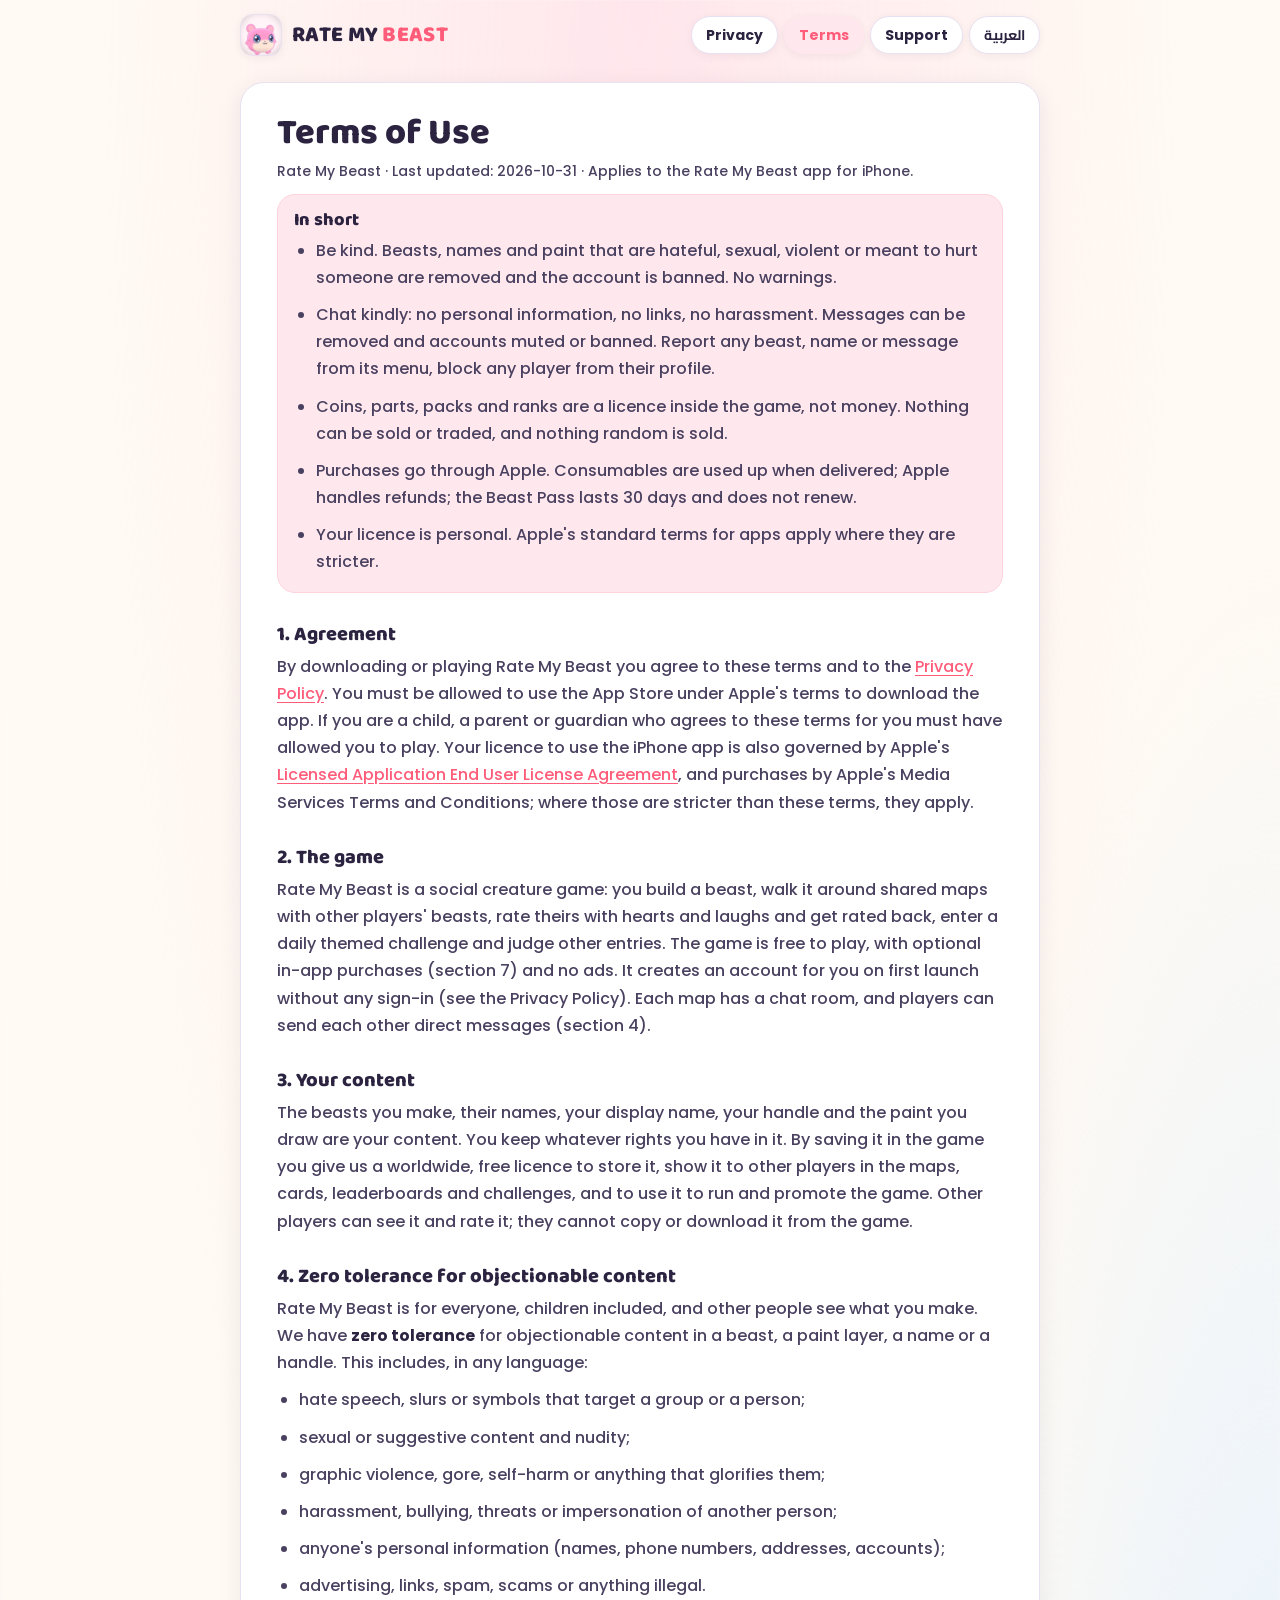
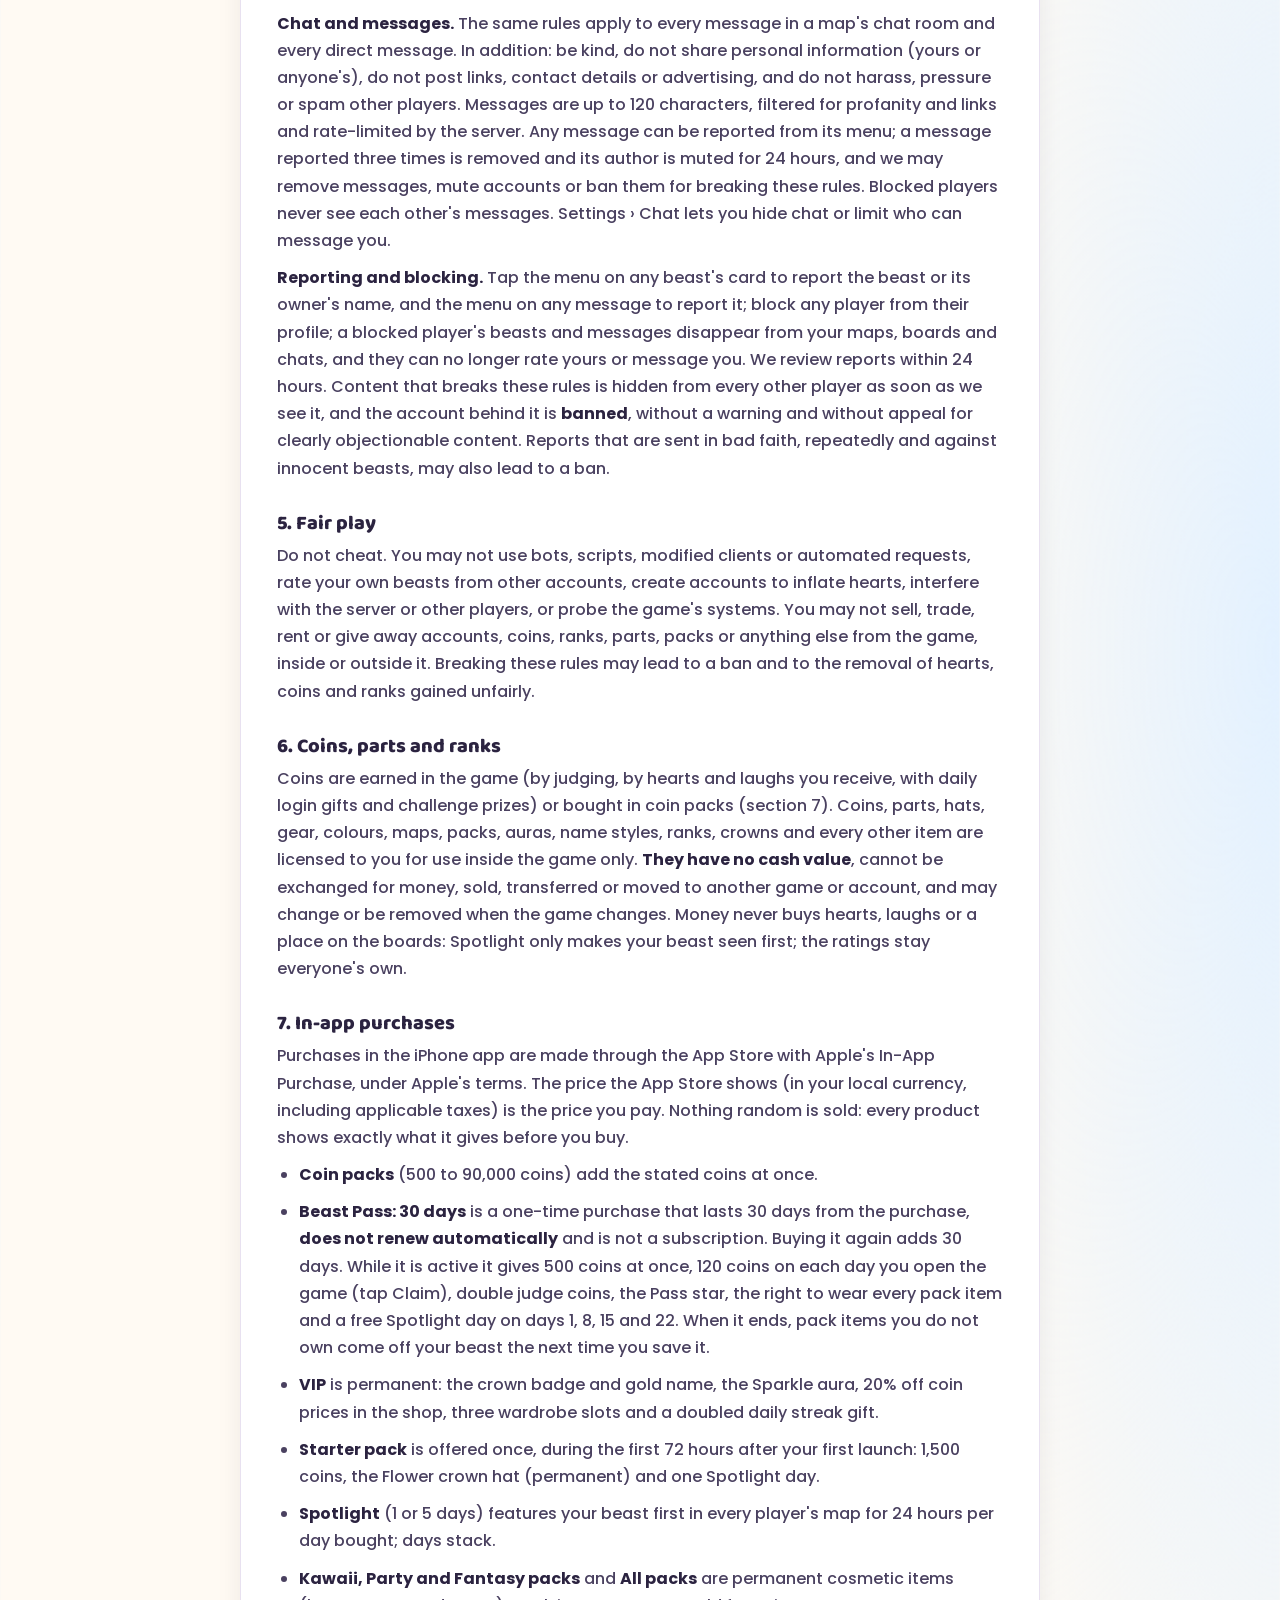
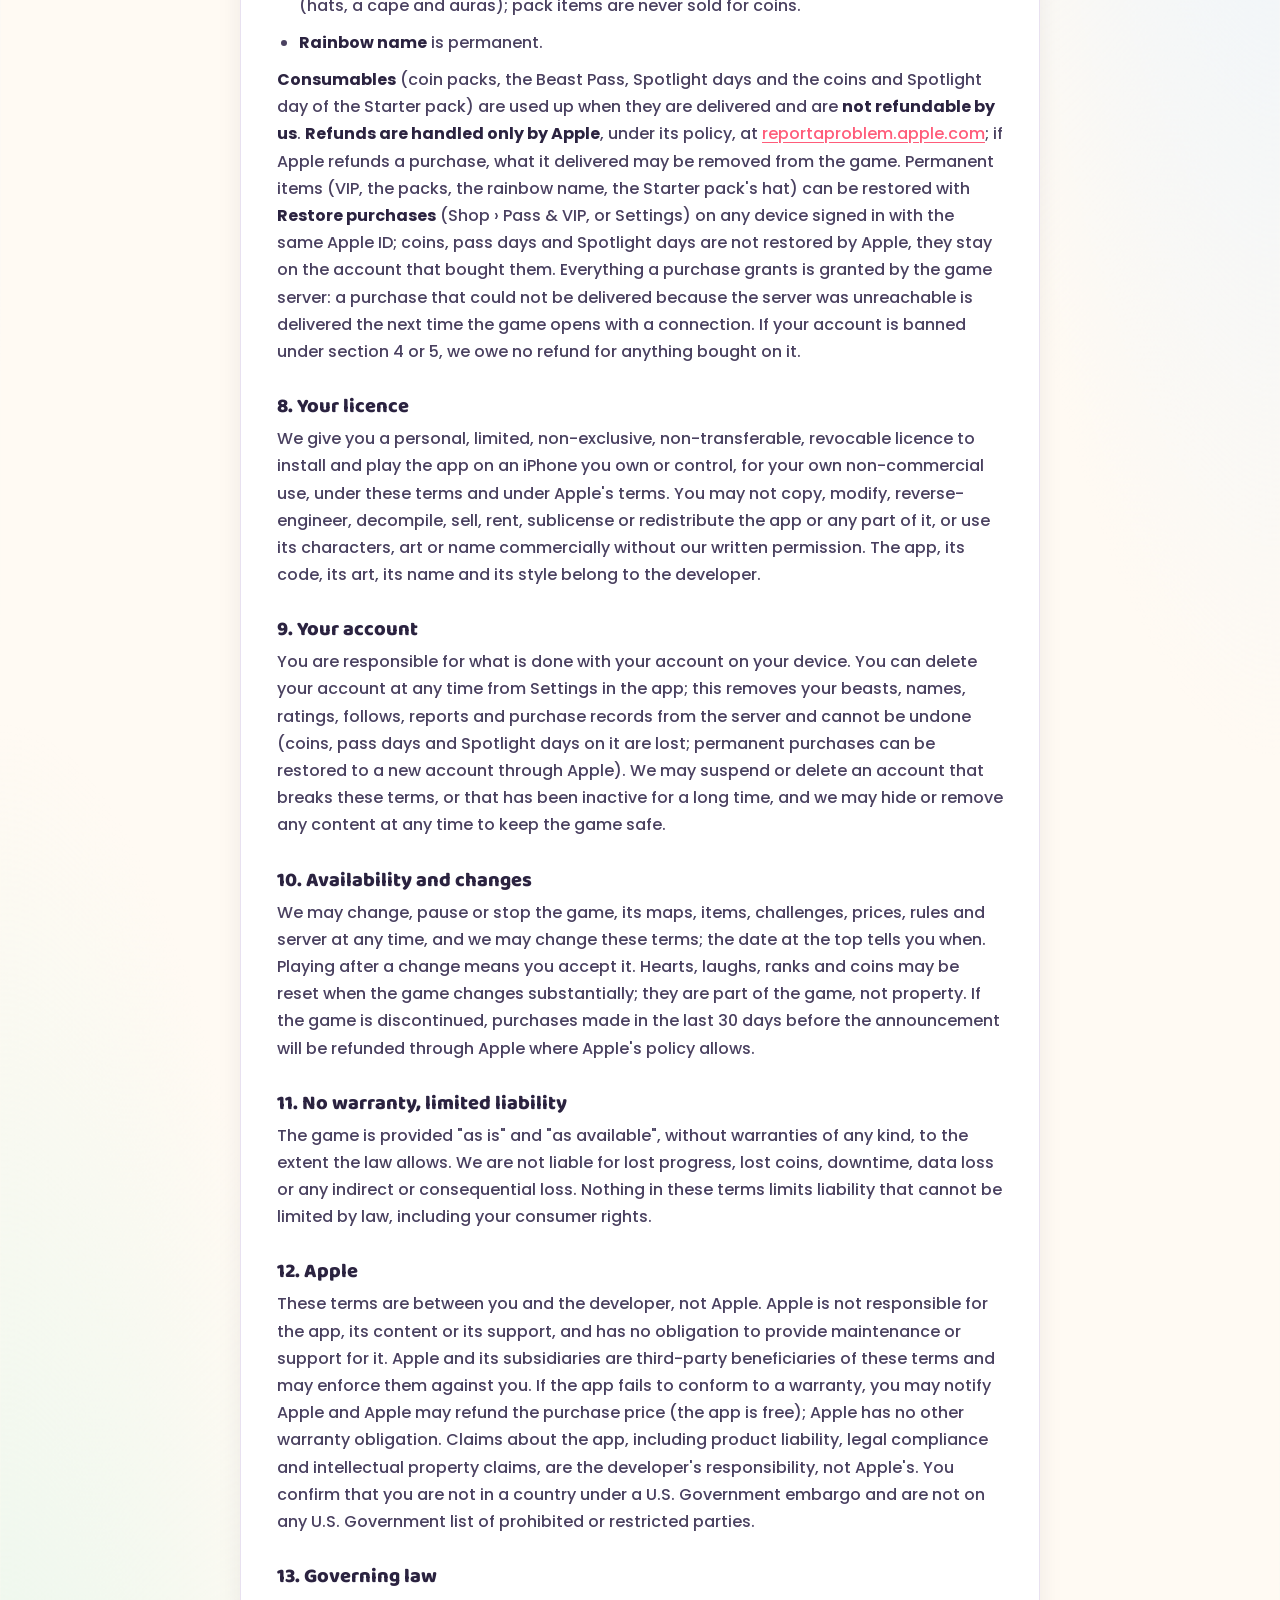
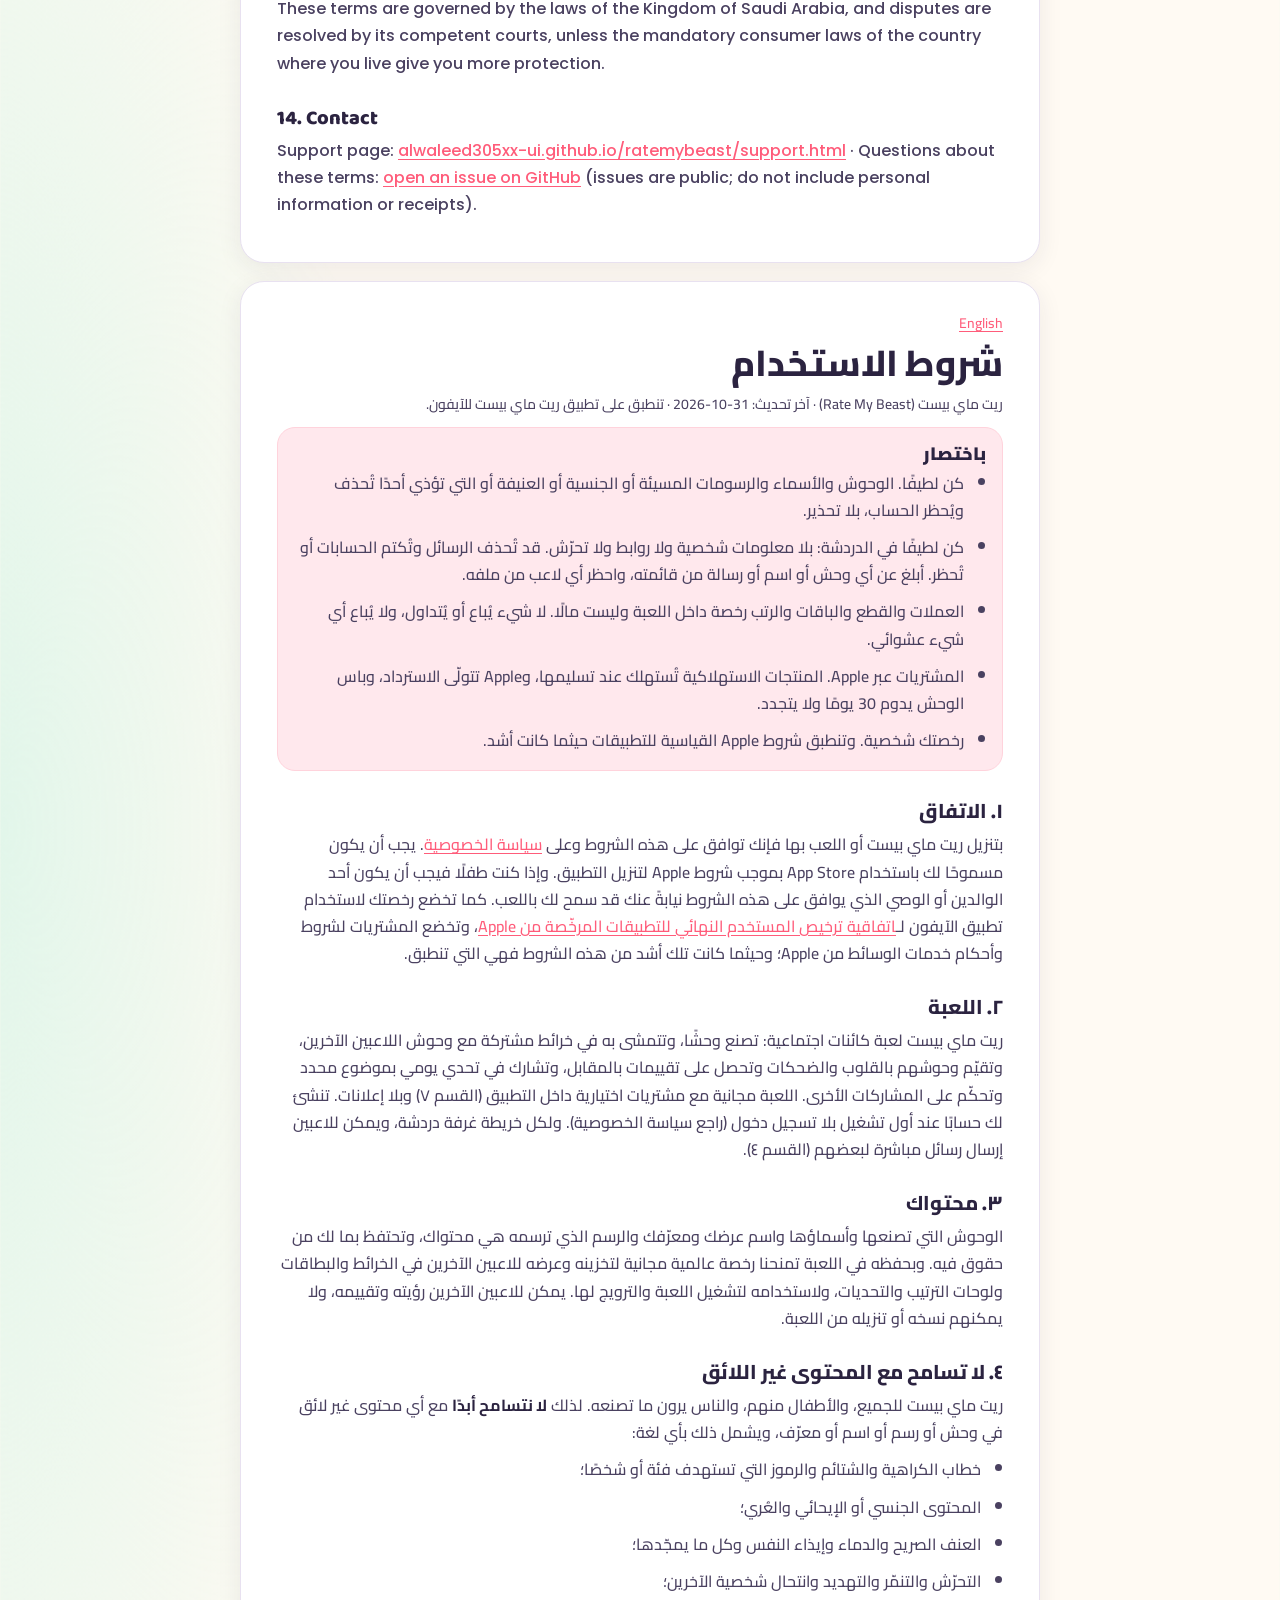
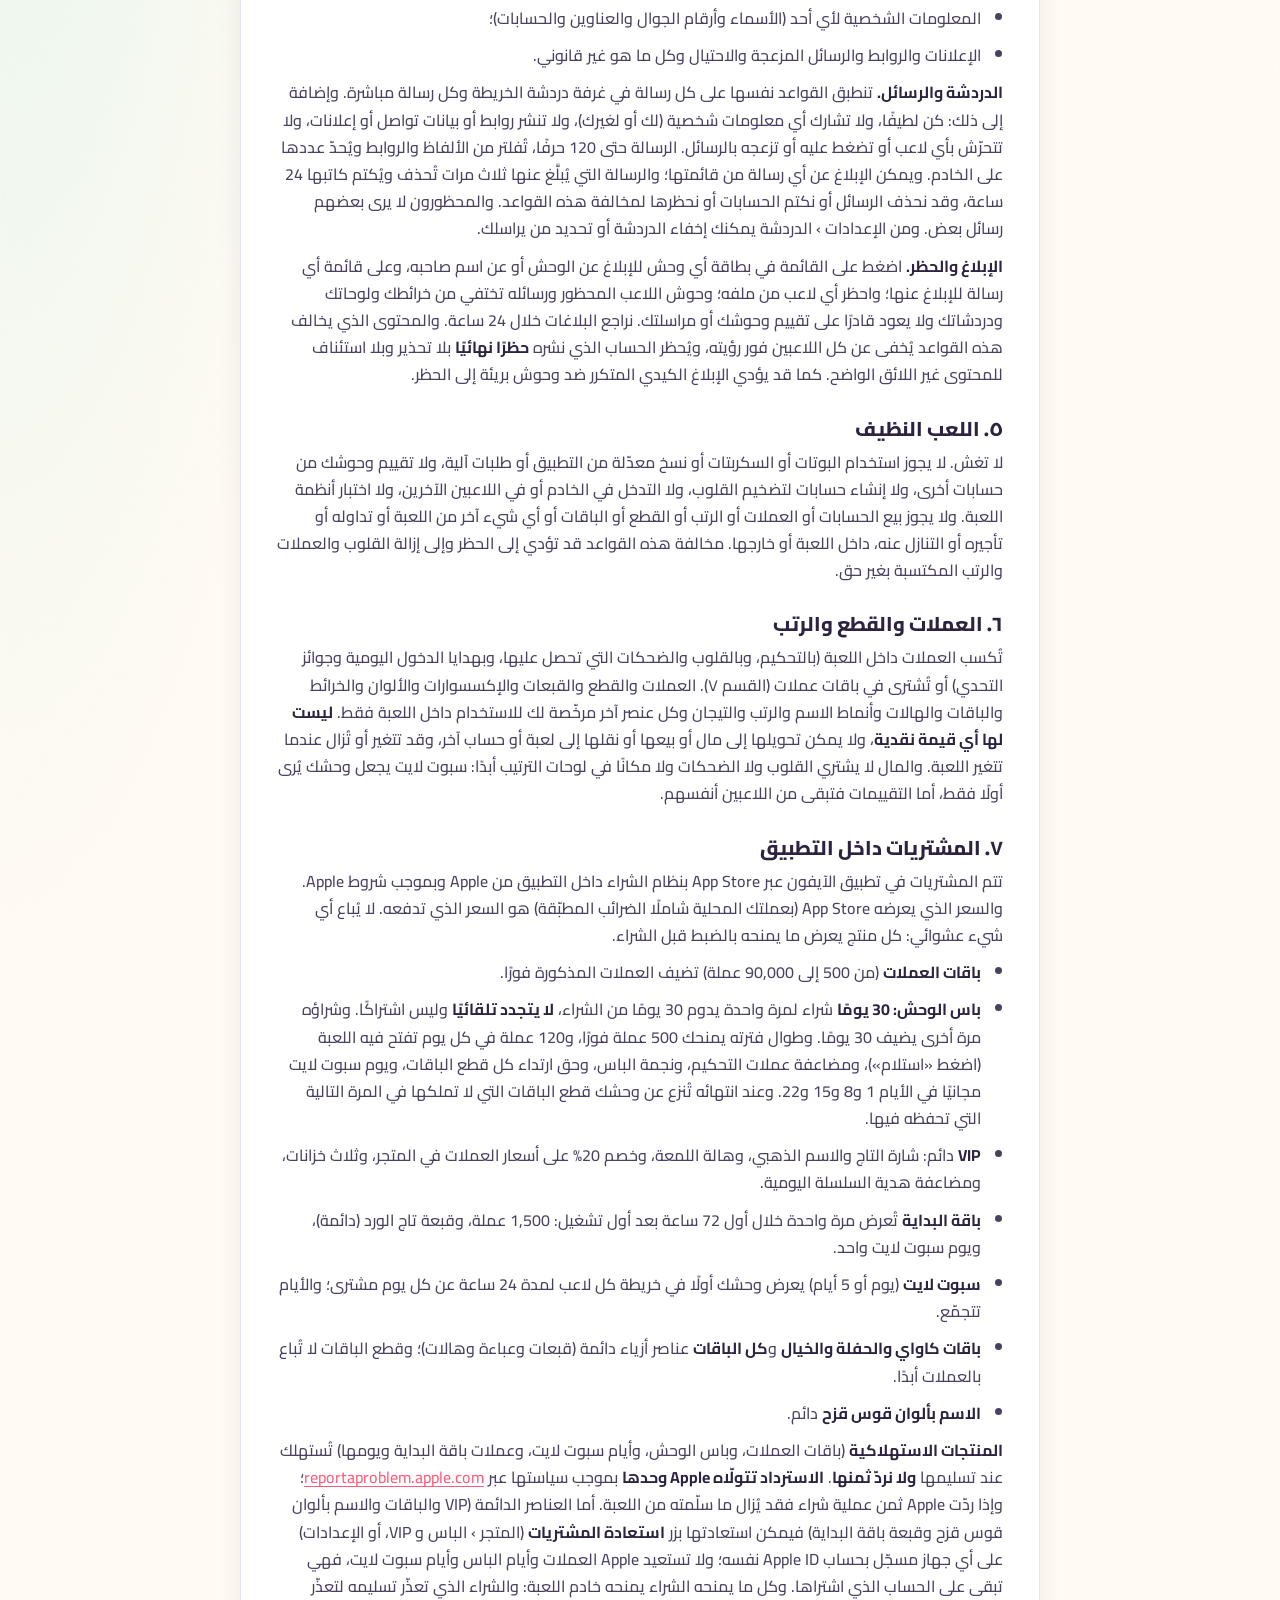
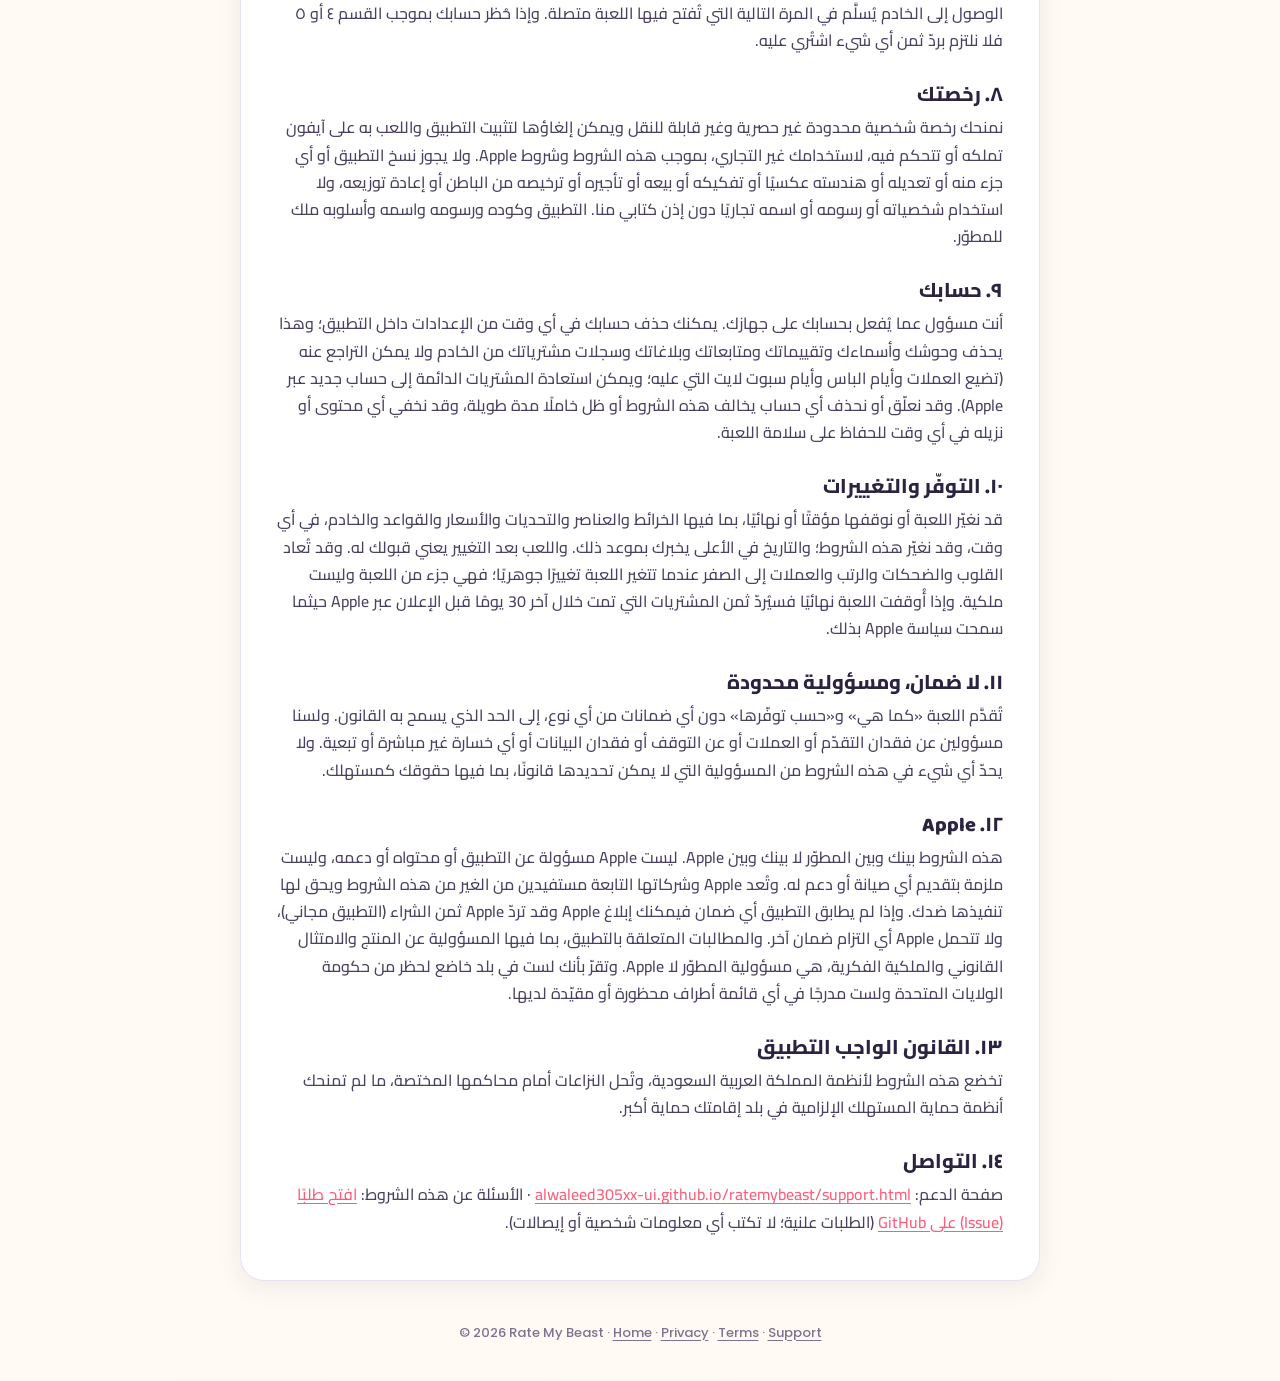
<file: ratemybeast/terms.html>
<!doctype html>
<html lang="en">
<head>
<meta charset="utf-8">
<meta name="viewport" content="width=device-width, initial-scale=1, viewport-fit=cover">
<meta name="color-scheme" content="light">
<meta name="theme-color" content="#fffaf3">
<title>Terms of Use · Rate My Beast</title>
<meta name="description" content="Rate My Beast terms of use: a personal licence, zero tolerance for objectionable beasts and names, report and block tools, no selling or cheating, in-app purchases through Apple (consumables are used up, Apple handles refunds, the pass lasts 30 days), and Apple's standard EULA where it is stricter.">
<link rel="canonical" href="https://alwaleed305xx-ui.github.io/ratemybeast/terms.html">
<link rel="icon" type="image/png" href="icons/favicon.png">
<link rel="apple-touch-icon" href="icons/apple-touch-icon.png">
<link rel="stylesheet" href="site.css">
</head>
<body>
<div class="wrap doc-wrap">
<header class="top">
  <a class="brand" href="./" aria-label="Rate My Beast home"><img src="icons/icon-192.png" alt="" width="42" height="42"><span class="wordmark" aria-hidden="true">Rate my <b>beast</b></span></a>
  <nav aria-label="Pages">
    <a href="privacy.html">Privacy</a>
    <a href="terms.html" aria-current="page">Terms</a>
    <a href="support.html">Support</a>
    <a href="#ar" lang="ar" dir="rtl">العربية</a>
  </nav>
</header>

<main>
<section class="doc" id="en" lang="en">
<h1>Terms of Use</h1>
<p class="meta">Rate My Beast · Last updated: <time datetime="2026-10-31">2026-10-31</time> · Applies to the Rate My Beast app for iPhone.</p>

<div class="short">
<strong>In short</strong>
<ul>
<li>Be kind. Beasts, names and paint that are hateful, sexual, violent or meant to hurt someone are removed and the account is banned. No warnings.</li>
<li>Chat kindly: no personal information, no links, no harassment. Messages can be removed and accounts muted or banned. Report any beast, name or message from its menu, block any player from their profile.</li>
<li>Coins, parts, packs and ranks are a licence inside the game, not money. Nothing can be sold or traded, and nothing random is sold.</li>
<li>Purchases go through Apple. Consumables are used up when delivered; Apple handles refunds; the Beast Pass lasts 30 days and does not renew.</li>
<li>Your licence is personal. Apple's standard terms for apps apply where they are stricter.</li>
</ul>
</div>

<h2>1. Agreement</h2>
<p>By downloading or playing Rate My Beast you agree to these terms and to the <a href="privacy.html">Privacy Policy</a>. You must be allowed to use the App Store under Apple's terms to download the app. If you are a child, a parent or guardian who agrees to these terms for you must have allowed you to play. Your licence to use the iPhone app is also governed by Apple's <a href="https://www.apple.com/legal/internet-services/itunes/dev/stdeula/">Licensed Application End User License Agreement</a>, and purchases by Apple's Media Services Terms and Conditions; where those are stricter than these terms, they apply.</p>

<h2>2. The game</h2>
<p>Rate My Beast is a social creature game: you build a beast, walk it around shared maps with other players' beasts, rate theirs with hearts and laughs and get rated back, enter a daily themed challenge and judge other entries. The game is free to play, with optional in-app purchases (section 7) and no ads. It creates an account for you on first launch without any sign-in (see the Privacy Policy). Each map has a chat room, and players can send each other direct messages (section 4).</p>

<h2>3. Your content</h2>
<p>The beasts you make, their names, your display name, your handle and the paint you draw are your content. You keep whatever rights you have in it. By saving it in the game you give us a worldwide, free licence to store it, show it to other players in the maps, cards, leaderboards and challenges, and to use it to run and promote the game. Other players can see it and rate it; they cannot copy or download it from the game.</p>

<h2>4. Zero tolerance for objectionable content</h2>
<p>Rate My Beast is for everyone, children included, and other people see what you make. We have <strong>zero tolerance</strong> for objectionable content in a beast, a paint layer, a name or a handle. This includes, in any language:</p>
<ul>
<li>hate speech, slurs or symbols that target a group or a person;</li>
<li>sexual or suggestive content and nudity;</li>
<li>graphic violence, gore, self-harm or anything that glorifies them;</li>
<li>harassment, bullying, threats or impersonation of another person;</li>
<li>anyone's personal information (names, phone numbers, addresses, accounts);</li>
<li>advertising, links, spam, scams or anything illegal.</li>
</ul>
<p><strong>Chat and messages.</strong> The same rules apply to every message in a map's chat room and every direct message. In addition: be kind, do not share personal information (yours or anyone's), do not post links, contact details or advertising, and do not harass, pressure or spam other players. Messages are up to 120 characters, filtered for profanity and links and rate-limited by the server. Any message can be reported from its menu; a message reported three times is removed and its author is muted for 24 hours, and we may remove messages, mute accounts or ban them for breaking these rules. Blocked players never see each other's messages. Settings › Chat lets you hide chat or limit who can message you.</p>
<p><strong>Reporting and blocking.</strong> Tap the menu on any beast's card to report the beast or its owner's name, and the menu on any message to report it; block any player from their profile; a blocked player's beasts and messages disappear from your maps, boards and chats, and they can no longer rate yours or message you. We review reports within 24 hours. Content that breaks these rules is hidden from every other player as soon as we see it, and the account behind it is <strong>banned</strong>, without a warning and without appeal for clearly objectionable content. Reports that are sent in bad faith, repeatedly and against innocent beasts, may also lead to a ban.</p>

<h2>5. Fair play</h2>
<p>Do not cheat. You may not use bots, scripts, modified clients or automated requests, rate your own beasts from other accounts, create accounts to inflate hearts, interfere with the server or other players, or probe the game's systems. You may not sell, trade, rent or give away accounts, coins, ranks, parts, packs or anything else from the game, inside or outside it. Breaking these rules may lead to a ban and to the removal of hearts, coins and ranks gained unfairly.</p>

<h2>6. Coins, parts and ranks</h2>
<p>Coins are earned in the game (by judging, by hearts and laughs you receive, with daily login gifts and challenge prizes) or bought in coin packs (section 7). Coins, parts, hats, gear, colours, maps, packs, auras, name styles, ranks, crowns and every other item are licensed to you for use inside the game only. <strong>They have no cash value</strong>, cannot be exchanged for money, sold, transferred or moved to another game or account, and may change or be removed when the game changes. Money never buys hearts, laughs or a place on the boards: Spotlight only makes your beast seen first; the ratings stay everyone's own.</p>

<h2>7. In-app purchases</h2>
<p>Purchases in the iPhone app are made through the App Store with Apple's In-App Purchase, under Apple's terms. The price the App Store shows (in your local currency, including applicable taxes) is the price you pay. Nothing random is sold: every product shows exactly what it gives before you buy.</p>
<ul>
<li><strong>Coin packs</strong> (500 to 90,000 coins) add the stated coins at once.</li>
<li><strong>Beast Pass: 30 days</strong> is a one-time purchase that lasts 30 days from the purchase, <strong>does not renew automatically</strong> and is not a subscription. Buying it again adds 30 days. While it is active it gives 500 coins at once, 120 coins on each day you open the game (tap Claim), double judge coins, the Pass star, the right to wear every pack item and a free Spotlight day on days 1, 8, 15 and 22. When it ends, pack items you do not own come off your beast the next time you save it.</li>
<li><strong>VIP</strong> is permanent: the crown badge and gold name, the Sparkle aura, 20% off coin prices in the shop, three wardrobe slots and a doubled daily streak gift.</li>
<li><strong>Starter pack</strong> is offered once, during the first 72 hours after your first launch: 1,500 coins, the Flower crown hat (permanent) and one Spotlight day.</li>
<li><strong>Spotlight</strong> (1 or 5 days) features your beast first in every player's map for 24 hours per day bought; days stack.</li>
<li><strong>Kawaii, Party and Fantasy packs</strong> and <strong>All packs</strong> are permanent cosmetic items (hats, a cape and auras); pack items are never sold for coins.</li>
<li><strong>Rainbow name</strong> is permanent.</li>
</ul>
<p><strong>Consumables</strong> (coin packs, the Beast Pass, Spotlight days and the coins and Spotlight day of the Starter pack) are used up when they are delivered and are <strong>not refundable by us</strong>. <strong>Refunds are handled only by Apple</strong>, under its policy, at <a href="https://reportaproblem.apple.com/">reportaproblem.apple.com</a>; if Apple refunds a purchase, what it delivered may be removed from the game. Permanent items (VIP, the packs, the rainbow name, the Starter pack's hat) can be restored with <strong>Restore purchases</strong> (Shop › Pass &amp; VIP, or Settings) on any device signed in with the same Apple ID; coins, pass days and Spotlight days are not restored by Apple, they stay on the account that bought them. Everything a purchase grants is granted by the game server: a purchase that could not be delivered because the server was unreachable is delivered the next time the game opens with a connection. If your account is banned under section 4 or 5, we owe no refund for anything bought on it.</p>

<h2>8. Your licence</h2>
<p>We give you a personal, limited, non-exclusive, non-transferable, revocable licence to install and play the app on an iPhone you own or control, for your own non-commercial use, under these terms and under Apple's terms. You may not copy, modify, reverse-engineer, decompile, sell, rent, sublicense or redistribute the app or any part of it, or use its characters, art or name commercially without our written permission. The app, its code, its art, its name and its style belong to the developer.</p>

<h2>9. Your account</h2>
<p>You are responsible for what is done with your account on your device. You can delete your account at any time from Settings in the app; this removes your beasts, names, ratings, follows, reports and purchase records from the server and cannot be undone (coins, pass days and Spotlight days on it are lost; permanent purchases can be restored to a new account through Apple). We may suspend or delete an account that breaks these terms, or that has been inactive for a long time, and we may hide or remove any content at any time to keep the game safe.</p>

<h2>10. Availability and changes</h2>
<p>We may change, pause or stop the game, its maps, items, challenges, prices, rules and server at any time, and we may change these terms; the date at the top tells you when. Playing after a change means you accept it. Hearts, laughs, ranks and coins may be reset when the game changes substantially; they are part of the game, not property. If the game is discontinued, purchases made in the last 30 days before the announcement will be refunded through Apple where Apple's policy allows.</p>

<h2>11. No warranty, limited liability</h2>
<p>The game is provided "as is" and "as available", without warranties of any kind, to the extent the law allows. We are not liable for lost progress, lost coins, downtime, data loss or any indirect or consequential loss. Nothing in these terms limits liability that cannot be limited by law, including your consumer rights.</p>

<h2>12. Apple</h2>
<p>These terms are between you and the developer, not Apple. Apple is not responsible for the app, its content or its support, and has no obligation to provide maintenance or support for it. Apple and its subsidiaries are third-party beneficiaries of these terms and may enforce them against you. If the app fails to conform to a warranty, you may notify Apple and Apple may refund the purchase price (the app is free); Apple has no other warranty obligation. Claims about the app, including product liability, legal compliance and intellectual property claims, are the developer's responsibility, not Apple's. You confirm that you are not in a country under a U.S. Government embargo and are not on any U.S. Government list of prohibited or restricted parties.</p>

<h2>13. Governing law</h2>
<p>These terms are governed by the laws of the Kingdom of Saudi Arabia, and disputes are resolved by its competent courts, unless the mandatory consumer laws of the country where you live give you more protection.</p>

<h2 id="contact">14. Contact</h2>
<p>Support page: <a href="support.html">alwaleed305xx-ui.github.io/ratemybeast/support.html</a> · Questions about these terms: <a href="https://github.com/alwaleed305xx-ui/alwaleed305xx-ui.github.io/issues">open an issue on GitHub</a> (issues are public; do not include personal information or receipts).</p>
</section>

<section class="doc" id="ar" lang="ar" dir="rtl">
<p class="jump"><a href="#en" lang="en" dir="ltr">English</a></p>
<h1>شروط الاستخدام</h1>
<p class="meta">ريت ماي بيست (Rate My Beast) · آخر تحديث: <time datetime="2026-10-31">2026-10-31</time> · تنطبق على تطبيق ريت ماي بيست للآيفون.</p>

<div class="short">
<strong>باختصار</strong>
<ul>
<li>كن لطيفًا. الوحوش والأسماء والرسومات المسيئة أو الجنسية أو العنيفة أو التي تؤذي أحدًا تُحذف ويُحظر الحساب، بلا تحذير.</li>
<li>كن لطيفًا في الدردشة: بلا معلومات شخصية ولا روابط ولا تحرّش. قد تُحذف الرسائل وتُكتم الحسابات أو تُحظر. أبلغ عن أي وحش أو اسم أو رسالة من قائمته، واحظر أي لاعب من ملفه.</li>
<li>العملات والقطع والباقات والرتب رخصة داخل اللعبة وليست مالًا. لا شيء يُباع أو يُتداول، ولا يُباع أي شيء عشوائي.</li>
<li>المشتريات عبر Apple. المنتجات الاستهلاكية تُستهلك عند تسليمها، وApple تتولّى الاسترداد، وباس الوحش يدوم 30 يومًا ولا يتجدد.</li>
<li>رخصتك شخصية. وتنطبق شروط Apple القياسية للتطبيقات حيثما كانت أشد.</li>
</ul>
</div>

<h2>١. الاتفاق</h2>
<p>بتنزيل ريت ماي بيست أو اللعب بها فإنك توافق على هذه الشروط وعلى <a href="privacy.html#ar">سياسة الخصوصية</a>. يجب أن يكون مسموحًا لك باستخدام App Store بموجب شروط Apple لتنزيل التطبيق. وإذا كنت طفلًا فيجب أن يكون أحد الوالدين أو الوصي الذي يوافق على هذه الشروط نيابةً عنك قد سمح لك باللعب. كما تخضع رخصتك لاستخدام تطبيق الآيفون لـ<a href="https://www.apple.com/legal/internet-services/itunes/dev/stdeula/">اتفاقية ترخيص المستخدم النهائي للتطبيقات المرخّصة من Apple</a>، وتخضع المشتريات لشروط وأحكام خدمات الوسائط من Apple؛ وحيثما كانت تلك أشد من هذه الشروط فهي التي تنطبق.</p>

<h2>٢. اللعبة</h2>
<p>ريت ماي بيست لعبة كائنات اجتماعية: تصنع وحشًا، وتتمشى به في خرائط مشتركة مع وحوش اللاعبين الآخرين، وتقيّم وحوشهم بالقلوب والضحكات وتحصل على تقييمات بالمقابل، وتشارك في تحدي يومي بموضوع محدد وتحكّم على المشاركات الأخرى. اللعبة مجانية مع مشتريات اختيارية داخل التطبيق (القسم ٧) وبلا إعلانات. تنشئ لك حسابًا عند أول تشغيل بلا تسجيل دخول (راجع سياسة الخصوصية). ولكل خريطة غرفة دردشة، ويمكن للاعبين إرسال رسائل مباشرة لبعضهم (القسم ٤).</p>

<h2>٣. محتواك</h2>
<p>الوحوش التي تصنعها وأسماؤها واسم عرضك ومعرّفك والرسم الذي ترسمه هي محتواك، وتحتفظ بما لك من حقوق فيه. وبحفظه في اللعبة تمنحنا رخصة عالمية مجانية لتخزينه وعرضه للاعبين الآخرين في الخرائط والبطاقات ولوحات الترتيب والتحديات، ولاستخدامه لتشغيل اللعبة والترويج لها. يمكن للاعبين الآخرين رؤيته وتقييمه، ولا يمكنهم نسخه أو تنزيله من اللعبة.</p>

<h2>٤. لا تسامح مع المحتوى غير اللائق</h2>
<p>ريت ماي بيست للجميع، والأطفال منهم، والناس يرون ما تصنعه. لذلك <strong>لا نتسامح أبدًا</strong> مع أي محتوى غير لائق في وحش أو رسم أو اسم أو معرّف، ويشمل ذلك بأي لغة:</p>
<ul>
<li>خطاب الكراهية والشتائم والرموز التي تستهدف فئة أو شخصًا؛</li>
<li>المحتوى الجنسي أو الإيحائي والعُري؛</li>
<li>العنف الصريح والدماء وإيذاء النفس وكل ما يمجّدها؛</li>
<li>التحرّش والتنمّر والتهديد وانتحال شخصية الآخرين؛</li>
<li>المعلومات الشخصية لأي أحد (الأسماء وأرقام الجوال والعناوين والحسابات)؛</li>
<li>الإعلانات والروابط والرسائل المزعجة والاحتيال وكل ما هو غير قانوني.</li>
</ul>
<p><strong>الدردشة والرسائل.</strong> تنطبق القواعد نفسها على كل رسالة في غرفة دردشة الخريطة وكل رسالة مباشرة. وإضافة إلى ذلك: كن لطيفًا، ولا تشارك أي معلومات شخصية (لك أو لغيرك)، ولا تنشر روابط أو بيانات تواصل أو إعلانات، ولا تتحرّش بأي لاعب أو تضغط عليه أو تزعجه بالرسائل. الرسالة حتى 120 حرفًا، تُفلتر من الألفاظ والروابط ويُحدّ عددها على الخادم. ويمكن الإبلاغ عن أي رسالة من قائمتها؛ والرسالة التي يُبلَّغ عنها ثلاث مرات تُحذف ويُكتم كاتبها 24 ساعة، وقد نحذف الرسائل أو نكتم الحسابات أو نحظرها لمخالفة هذه القواعد. والمحظورون لا يرى بعضهم رسائل بعض. ومن الإعدادات › الدردشة يمكنك إخفاء الدردشة أو تحديد من يراسلك.</p>
<p><strong>الإبلاغ والحظر.</strong> اضغط على القائمة في بطاقة أي وحش للإبلاغ عن الوحش أو عن اسم صاحبه، وعلى قائمة أي رسالة للإبلاغ عنها؛ واحظر أي لاعب من ملفه؛ وحوش اللاعب المحظور ورسائله تختفي من خرائطك ولوحاتك ودردشاتك ولا يعود قادرًا على تقييم وحوشك أو مراسلتك. نراجع البلاغات خلال 24 ساعة. والمحتوى الذي يخالف هذه القواعد يُخفى عن كل اللاعبين فور رؤيته، ويُحظر الحساب الذي نشره <strong>حظرًا نهائيًا</strong> بلا تحذير وبلا استئناف للمحتوى غير اللائق الواضح. كما قد يؤدي الإبلاغ الكيدي المتكرر ضد وحوش بريئة إلى الحظر.</p>

<h2>٥. اللعب النظيف</h2>
<p>لا تغش. لا يجوز استخدام البوتات أو السكربتات أو نسخ معدّلة من التطبيق أو طلبات آلية، ولا تقييم وحوشك من حسابات أخرى، ولا إنشاء حسابات لتضخيم القلوب، ولا التدخل في الخادم أو في اللاعبين الآخرين، ولا اختبار أنظمة اللعبة. ولا يجوز بيع الحسابات أو العملات أو الرتب أو القطع أو الباقات أو أي شيء آخر من اللعبة أو تداوله أو تأجيره أو التنازل عنه، داخل اللعبة أو خارجها. مخالفة هذه القواعد قد تؤدي إلى الحظر وإلى إزالة القلوب والعملات والرتب المكتسبة بغير حق.</p>

<h2>٦. العملات والقطع والرتب</h2>
<p>تُكسب العملات داخل اللعبة (بالتحكيم، وبالقلوب والضحكات التي تحصل عليها، وبهدايا الدخول اليومية وجوائز التحدي) أو تُشترى في باقات عملات (القسم ٧). العملات والقطع والقبعات والإكسسوارات والألوان والخرائط والباقات والهالات وأنماط الاسم والرتب والتيجان وكل عنصر آخر مرخّصة لك للاستخدام داخل اللعبة فقط. <strong>ليست لها أي قيمة نقدية</strong>، ولا يمكن تحويلها إلى مال أو بيعها أو نقلها إلى لعبة أو حساب آخر، وقد تتغير أو تُزال عندما تتغير اللعبة. والمال لا يشتري القلوب ولا الضحكات ولا مكانًا في لوحات الترتيب أبدًا: سبوت لايت يجعل وحشك يُرى أولًا فقط، أما التقييمات فتبقى من اللاعبين أنفسهم.</p>

<h2>٧. المشتريات داخل التطبيق</h2>
<p>تتم المشتريات في تطبيق الآيفون عبر App Store بنظام الشراء داخل التطبيق من Apple وبموجب شروط Apple. والسعر الذي يعرضه App Store (بعملتك المحلية شاملًا الضرائب المطبّقة) هو السعر الذي تدفعه. لا يُباع أي شيء عشوائي: كل منتج يعرض ما يمنحه بالضبط قبل الشراء.</p>
<ul>
<li><strong>باقات العملات</strong> (من 500 إلى 90,000 عملة) تضيف العملات المذكورة فورًا.</li>
<li><strong>باس الوحش: 30 يومًا</strong> شراء لمرة واحدة يدوم 30 يومًا من الشراء، <strong>لا يتجدد تلقائيًا</strong> وليس اشتراكًا. وشراؤه مرة أخرى يضيف 30 يومًا. وطوال فترته يمنحك 500 عملة فورًا، و120 عملة في كل يوم تفتح فيه اللعبة (اضغط «استلام»)، ومضاعفة عملات التحكيم، ونجمة الباس، وحق ارتداء كل قطع الباقات، ويوم سبوت لايت مجانيًا في الأيام 1 و8 و15 و22. وعند انتهائه تُنزع عن وحشك قطع الباقات التي لا تملكها في المرة التالية التي تحفظه فيها.</li>
<li><strong>VIP</strong> دائم: شارة التاج والاسم الذهبي، وهالة اللمعة، وخصم 20% على أسعار العملات في المتجر، وثلاث خزانات، ومضاعفة هدية السلسلة اليومية.</li>
<li><strong>باقة البداية</strong> تُعرض مرة واحدة خلال أول 72 ساعة بعد أول تشغيل: 1,500 عملة، وقبعة تاج الورد (دائمة)، ويوم سبوت لايت واحد.</li>
<li><strong>سبوت لايت</strong> (يوم أو 5 أيام) يعرض وحشك أولًا في خريطة كل لاعب لمدة 24 ساعة عن كل يوم مشترى؛ والأيام تتجمّع.</li>
<li><strong>باقات كاواي والحفلة والخيال</strong> و<strong>كل الباقات</strong> عناصر أزياء دائمة (قبعات وعباءة وهالات)؛ وقطع الباقات لا تُباع بالعملات أبدًا.</li>
<li><strong>الاسم بألوان قوس قزح</strong> دائم.</li>
</ul>
<p><strong>المنتجات الاستهلاكية</strong> (باقات العملات، وباس الوحش، وأيام سبوت لايت، وعملات باقة البداية ويومها) تُستهلك عند تسليمها <strong>ولا نردّ ثمنها</strong>. <strong>الاسترداد تتولّاه Apple وحدها</strong> بموجب سياستها عبر <a href="https://reportaproblem.apple.com/">reportaproblem.apple.com</a>؛ وإذا ردّت Apple ثمن عملية شراء فقد يُزال ما سلّمته من اللعبة. أما العناصر الدائمة (VIP والباقات والاسم بألوان قوس قزح وقبعة باقة البداية) فيمكن استعادتها بزر <strong>استعادة المشتريات</strong> (المتجر › الباس و VIP، أو الإعدادات) على أي جهاز مسجّل بحساب Apple ID نفسه؛ ولا تستعيد Apple العملات وأيام الباس وأيام سبوت لايت، فهي تبقى على الحساب الذي اشتراها. وكل ما يمنحه الشراء يمنحه خادم اللعبة: والشراء الذي تعذّر تسليمه لتعذّر الوصول إلى الخادم يُسلَّم في المرة التالية التي تُفتح فيها اللعبة متصلة. وإذا حُظر حسابك بموجب القسم ٤ أو ٥ فلا نلتزم بردّ ثمن أي شيء اشتُري عليه.</p>

<h2>٨. رخصتك</h2>
<p>نمنحك رخصة شخصية محدودة غير حصرية وغير قابلة للنقل ويمكن إلغاؤها لتثبيت التطبيق واللعب به على آيفون تملكه أو تتحكم فيه، لاستخدامك غير التجاري، بموجب هذه الشروط وشروط Apple. ولا يجوز نسخ التطبيق أو أي جزء منه أو تعديله أو هندسته عكسيًا أو تفكيكه أو بيعه أو تأجيره أو ترخيصه من الباطن أو إعادة توزيعه، ولا استخدام شخصياته أو رسومه أو اسمه تجاريًا دون إذن كتابي منا. التطبيق وكوده ورسومه واسمه وأسلوبه ملك للمطوّر.</p>

<h2>٩. حسابك</h2>
<p>أنت مسؤول عما يُفعل بحسابك على جهازك. يمكنك حذف حسابك في أي وقت من الإعدادات داخل التطبيق؛ وهذا يحذف وحوشك وأسماءك وتقييماتك ومتابعاتك وبلاغاتك وسجلات مشترياتك من الخادم ولا يمكن التراجع عنه (تضيع العملات وأيام الباس وأيام سبوت لايت التي عليه؛ ويمكن استعادة المشتريات الدائمة إلى حساب جديد عبر Apple). وقد نعلّق أو نحذف أي حساب يخالف هذه الشروط أو ظل خاملًا مدة طويلة، وقد نخفي أي محتوى أو نزيله في أي وقت للحفاظ على سلامة اللعبة.</p>

<h2>١٠. التوفّر والتغييرات</h2>
<p>قد نغيّر اللعبة أو نوقفها مؤقتًا أو نهائيًا، بما فيها الخرائط والعناصر والتحديات والأسعار والقواعد والخادم، في أي وقت، وقد نغيّر هذه الشروط؛ والتاريخ في الأعلى يخبرك بموعد ذلك. واللعب بعد التغيير يعني قبولك له. وقد تُعاد القلوب والضحكات والرتب والعملات إلى الصفر عندما تتغير اللعبة تغييرًا جوهريًا؛ فهي جزء من اللعبة وليست ملكية. وإذا أُوقفت اللعبة نهائيًا فسيُردّ ثمن المشتريات التي تمت خلال آخر 30 يومًا قبل الإعلان عبر Apple حيثما سمحت سياسة Apple بذلك.</p>

<h2>١١. لا ضمان، ومسؤولية محدودة</h2>
<p>تُقدَّم اللعبة «كما هي» و«حسب توفّرها» دون أي ضمانات من أي نوع، إلى الحد الذي يسمح به القانون. ولسنا مسؤولين عن فقدان التقدّم أو العملات أو عن التوقف أو فقدان البيانات أو أي خسارة غير مباشرة أو تبعية. ولا يحدّ أي شيء في هذه الشروط من المسؤولية التي لا يمكن تحديدها قانونًا، بما فيها حقوقك كمستهلك.</p>

<h2>١٢. Apple</h2>
<p>هذه الشروط بينك وبين المطوّر لا بينك وبين Apple. ليست Apple مسؤولة عن التطبيق أو محتواه أو دعمه، وليست ملزمة بتقديم أي صيانة أو دعم له. وتُعد Apple وشركاتها التابعة مستفيدين من الغير من هذه الشروط ويحق لها تنفيذها ضدك. وإذا لم يطابق التطبيق أي ضمان فيمكنك إبلاغ Apple وقد تردّ Apple ثمن الشراء (التطبيق مجاني)، ولا تتحمل Apple أي التزام ضمان آخر. والمطالبات المتعلقة بالتطبيق، بما فيها المسؤولية عن المنتج والامتثال القانوني والملكية الفكرية، هي مسؤولية المطوّر لا Apple. وتقرّ بأنك لست في بلد خاضع لحظر من حكومة الولايات المتحدة ولست مدرجًا في أي قائمة أطراف محظورة أو مقيّدة لديها.</p>

<h2>١٣. القانون الواجب التطبيق</h2>
<p>تخضع هذه الشروط لأنظمة المملكة العربية السعودية، وتُحل النزاعات أمام محاكمها المختصة، ما لم تمنحك أنظمة حماية المستهلك الإلزامية في بلد إقامتك حماية أكبر.</p>

<h2 id="contact-ar">١٤. التواصل</h2>
<p>صفحة الدعم: <a href="support.html#ar">alwaleed305xx-ui.github.io/ratemybeast/support.html</a> · الأسئلة عن هذه الشروط: <a href="https://github.com/alwaleed305xx-ui/alwaleed305xx-ui.github.io/issues">افتح طلبًا (Issue) على GitHub</a> (الطلبات علنية؛ لا تكتب أي معلومات شخصية أو إيصالات).</p>
</section>
</main>

<footer>© 2026 Rate My Beast · <a href="./">Home</a> · <a href="privacy.html">Privacy</a> · <a href="terms.html">Terms</a> · <a href="support.html">Support</a></footer>
</div>
</body>
</html>
</file>
<file: assets/css/style.css>
/* ═══════════ Sora Fashion — editorial storefront ═══════════ */
:root {
  --ivory: #fbf8f4;
  --paper: #ffffff;
  --sand: #f3ece3;
  --sand-2: #ebe1d5;
  --line: #e6dccf;
  --line-2: #d6c8b7;
  --ink: #1f1a1d;
  --ink-2: #3a3236;
  --muted: #74696d;
  --plum: #5e2b48;
  --plum-2: #7a3a5e;
  --plum-soft: #f4e8ee;
  --gold: #a9874f;
  --gold-soft: #f5ede0;
  --sage: #7f8f74;
  --ok: #2f7d5b;
  --err: #b3403a;
  --r: 14px;
  --r-lg: 22px;
  --shadow: 0 10px 30px rgba(60, 30, 45, .07);
  --shadow-lg: 0 24px 60px rgba(60, 30, 45, .16);
  --f-body: 'IBM Plex Sans Arabic', system-ui, sans-serif;
  --f-display: 'Noto Naskh Arabic', 'IBM Plex Sans Arabic', serif;
  --f-latin: 'Cormorant Garamond', Georgia, serif;
  --header-h: 72px;
}
*, *::before, *::after { box-sizing: border-box; margin: 0; padding: 0; }
html { scroll-behavior: smooth; scroll-padding-top: calc(var(--header-h) + 16px); -webkit-text-size-adjust: 100%; }
body { font-family: var(--f-body); background: var(--ivory); color: var(--ink); line-height: 1.75; overflow-x: hidden; font-size: 15.5px; }
img, svg { max-width: 100%; display: block; }
a { color: inherit; text-decoration: none; }
button { font: inherit; color: inherit; background: none; border: 0; cursor: pointer; }
input, select, textarea { font: inherit; color: inherit; }
:focus-visible { outline: 2px solid var(--plum); outline-offset: 2px; border-radius: 6px; }
.container { width: min(1240px, 100% - 32px); margin-inline: auto; }
.sr-only { position: absolute; width: 1px; height: 1px; overflow: hidden; clip: rect(0 0 0 0); white-space: nowrap; }
.latin { font-family: var(--f-latin); letter-spacing: .02em; }
.order-no, .code-pill, .logo-word { font-variant-numeric: lining-nums; font-feature-settings: "lnum" 1; }
[hidden] { display: none !important; }

/* ═══════ buttons & fields ═══════ */
.btn { display: inline-flex; align-items: center; justify-content: center; gap: .5rem; min-height: 48px; padding: .7rem 1.6rem; border-radius: 999px; font-weight: 600; font-size: .98rem; transition: background .2s, color .2s, border-color .2s, transform .15s, box-shadow .2s; border: 1.5px solid transparent; white-space: nowrap; }
.btn:active { transform: translateY(1px); }
.btn-dark { background: var(--ink); color: var(--ivory); }
.btn-dark:hover { background: var(--plum); }
.btn-plum { background: var(--plum); color: #fff; box-shadow: 0 10px 24px rgba(94, 43, 72, .25); }
.btn-plum:hover { background: var(--plum-2); }
.btn-line { border-color: var(--ink); color: var(--ink); }
.btn-line:hover { background: var(--ink); color: var(--ivory); }
.btn-ghost { border-color: var(--line-2); color: var(--ink-2); background: var(--paper); }
.btn-ghost:hover { border-color: var(--ink); }
.btn-block { width: 100%; }
.btn[disabled] { opacity: .5; cursor: not-allowed; }
.icon-btn { width: 42px; height: 42px; border-radius: 50%; display: grid; place-items: center; color: var(--ink); transition: background .2s; position: relative; }
.icon-btn:hover { background: var(--sand); }
.icon-btn svg { width: 22px; height: 22px; }
.badge-count { position: absolute; top: 2px; inset-inline-end: 0; min-width: 19px; height: 19px; padding-inline: 5px; border-radius: 10px; background: var(--plum); color: #fff; font-size: .7rem; font-weight: 700; display: grid; place-items: center; line-height: 1; }
.badge-count:empty, .badge-count[data-n="0"] { display: none; }

.field { display: flex; flex-direction: column; gap: .35rem; }
.field label { font-size: .86rem; font-weight: 600; color: var(--ink-2); }
.field label .opt { color: var(--muted); font-weight: 400; }
.input, .select, .textarea { width: 100%; background: var(--paper); border: 1.5px solid var(--line); border-radius: 12px; padding: .75rem .95rem; font-size: .98rem; transition: border-color .2s, box-shadow .2s; min-height: 48px; }
.input:focus, .select:focus, .textarea:focus { outline: none; border-color: var(--plum); box-shadow: 0 0 0 4px var(--plum-soft); }
.input.invalid, .select.invalid, .textarea.invalid { border-color: var(--err); }
.field .err { color: var(--err); font-size: .8rem; min-height: 1em; }
.textarea { min-height: 88px; resize: vertical; }
.input[dir="ltr"] { text-align: right; }

/* ═══════ announcement + header ═══════ */
.announce { background: var(--plum); color: #f6eaf0; font-size: .84rem; text-align: center; padding: .5rem 16px; position: relative; min-height: 36px; }
.announce span { display: none; }
.announce span.on { display: inline; animation: fadeIn .5s; }
@keyframes fadeIn { from { opacity: 0; transform: translateY(4px); } }
.draft-bar { background: #fff4d6; color: #6b4e12; border-bottom: 1px solid #f1dfaa; text-align: center; font-size: .86rem; padding: .45rem 16px; }
.draft-bar button { text-decoration: underline; margin-inline-start: .6rem; font-weight: 600; }

.header { position: sticky; top: 0; z-index: 60; background: rgba(251, 248, 244, .92); backdrop-filter: saturate(1.4) blur(12px); border-bottom: 1px solid transparent; transition: border-color .25s, box-shadow .25s; }
.header.scrolled { border-color: var(--line); box-shadow: 0 6px 24px rgba(60, 30, 45, .05); }
.header-inner { height: var(--header-h); display: grid; grid-template-columns: 1fr auto 1fr; align-items: center; gap: 1rem; }
.nav { display: flex; gap: 1.6rem; align-items: center; }
.nav a { font-size: .95rem; font-weight: 500; color: var(--ink-2); position: relative; padding-block: .3rem; }
.nav a::after { content: ''; position: absolute; inset-inline: 0; bottom: -2px; height: 1.5px; background: var(--ink); transform: scaleX(0); transition: transform .25s; transform-origin: center; }
.nav a:hover::after, .nav a.active::after { transform: scaleX(1); }
.logo { display: flex; flex-direction: column; align-items: center; line-height: 1; gap: 3px; }
.logo-word { font-family: var(--f-latin); font-weight: 600; font-size: 1.85rem; letter-spacing: .32em; margin-inline-end: -.32em; color: var(--ink); }
.logo-sub { font-family: var(--f-latin); font-size: .68rem; letter-spacing: .5em; margin-inline-end: -.5em; color: var(--gold); font-weight: 600; }
.header-actions { display: flex; align-items: center; justify-content: flex-end; gap: .25rem; }
.burger { display: none; }

.mnav { position: fixed; top: 0; bottom: 0; inset-inline-start: 0; width: min(320px, 86vw); z-index: 100; background: var(--ivory); display: flex; flex-direction: column; padding: 1rem 1.4rem 2rem; transform: translateX(100%); transition: transform .35s cubic-bezier(.22, 1, .36, 1); box-shadow: var(--shadow-lg); overflow-y: auto; }
.mnav.open { transform: none; }
.mnav-head { display: flex; justify-content: space-between; align-items: center; padding-bottom: .8rem; margin-bottom: .4rem; border-bottom: 1px solid var(--line); }
.mnav a { font-size: 1.08rem; padding: .85rem 0; border-bottom: 1px solid var(--line); }
.search-panel { position: fixed; inset: 0 0 auto; z-index: 96; background: var(--ivory); padding: 22px 0 28px; box-shadow: var(--shadow-lg); transform: translateY(-110%); transition: transform .3s ease; }
.search-panel.open { transform: none; }
.search-row { display: flex; gap: .6rem; align-items: center; }
.search-row .input { font-size: 1.1rem; min-height: 54px; }
.search-results { margin-top: 1rem; display: grid; grid-template-columns: repeat(auto-fill, minmax(150px, 1fr)); gap: 12px; max-height: 60vh; overflow: auto; }
.search-hit { display: flex; gap: .6rem; align-items: center; padding: .5rem; border-radius: 12px; background: var(--paper); border: 1px solid var(--line); font-size: .86rem; }
.search-hit .thumb { width: 46px; height: 60px; flex-shrink: 0; border-radius: 8px; background: var(--sand); overflow: hidden; }
.search-hit .thumb svg, .search-hit .thumb img { width: 100%; height: 100%; object-fit: cover; }

/* ═══════ hero ═══════ */
.hero { background: var(--sand); position: relative; overflow: hidden; }
.hero::before { content: ''; position: absolute; inset: auto -10% -45% auto; width: 60vw; height: 60vw; max-width: 760px; max-height: 760px; border-radius: 50%; background: radial-gradient(circle, rgba(169, 135, 79, .14), transparent 65%); pointer-events: none; }
.hero-inner { display: grid; grid-template-columns: 1fr 1.05fr; gap: 2.5rem; align-items: center; min-height: min(640px, 82vh); padding-block: 3.5rem; }
.eyebrow { display: inline-flex; align-items: center; gap: .6rem; font-size: .82rem; font-weight: 600; letter-spacing: .02em; color: var(--plum); margin-bottom: 1.1rem; }
.eyebrow::before { content: ''; width: 28px; height: 1.5px; background: currentColor; }
.hero h1 { font-family: var(--f-display); font-weight: 700; font-size: clamp(2.3rem, 5.2vw, 4.1rem); line-height: 1.3; margin-bottom: 1.1rem; }
.hero h1 em { font-style: normal; color: var(--plum); }
.hero p.lead { font-size: 1.08rem; color: var(--ink-2); max-width: 46ch; margin-bottom: 2rem; }
.hero-cta { display: flex; gap: .8rem; flex-wrap: wrap; }
.hero-perks { display: flex; flex-wrap: wrap; gap: 1.4rem; margin-top: 2.2rem; font-size: .86rem; color: var(--muted); }
.hero-perks span { display: inline-flex; align-items: center; gap: .45rem; }
.hero-perks svg { width: 18px; height: 18px; color: var(--gold); }
.hero-art { position: relative; display: grid; grid-template-columns: repeat(3, 1fr); gap: 14px; align-items: end; }
.arch { position: relative; aspect-ratio: 3 / 4.6; border-radius: 999px 999px 18px 18px; background: var(--ivory); overflow: hidden; box-shadow: var(--shadow); display: flex; align-items: flex-end; justify-content: center; padding: 8% 6% 4%; transition: transform .5s ease; }
.arch:nth-child(2) { transform: translateY(-34px); background: #efe4ea; }
.arch:nth-child(3) { background: #e9ede4; }
.arch .garment { width: 100%; height: auto; }
.arch.has-photo, .cat-tile .cat-art.has-photo { padding: 0; overflow: hidden; }
.arch.has-photo img, .cat-art.has-photo img { width: 100%; height: 100%; object-fit: cover; object-position: center top; }
.cat-tile .cat-art { overflow: hidden; }
.arch-tag { position: absolute; bottom: 12px; inset-inline-start: 50%; transform: translateX(50%); background: rgba(255, 255, 255, .9); backdrop-filter: blur(6px); border-radius: 999px; padding: .25rem .8rem; font-size: .74rem; font-weight: 600; white-space: nowrap; box-shadow: 0 4px 12px rgba(0, 0, 0, .06); }
[dir="rtl"] .arch-tag { transform: translateX(50%); }

/* ═══════ trust strip ═══════ */
.trust { border-block: 1px solid var(--line); background: var(--paper); }
.trust-grid { display: grid; grid-template-columns: repeat(4, 1fr); }
.trust-item { display: flex; gap: .8rem; align-items: center; padding: 1.15rem 1rem; }
.trust-item + .trust-item { border-inline-start: 1px solid var(--line); }
.trust-item svg { width: 28px; height: 28px; color: var(--plum); flex-shrink: 0; }
.trust-item b { display: block; font-size: .92rem; font-weight: 600; }
.trust-item small { color: var(--muted); font-size: .8rem; }

/* ═══════ sections ═══════ */
.section { padding-block: 4.5rem; }
.section-alt { background: var(--sand); }
.sec-head { display: flex; align-items: flex-end; justify-content: space-between; gap: 1rem; margin-bottom: 2rem; flex-wrap: wrap; }
.sec-head h2 { font-family: var(--f-display); font-size: clamp(1.6rem, 3vw, 2.3rem); font-weight: 700; line-height: 1.35; }
.sec-head p { color: var(--muted); margin-top: .25rem; }
.sec-link { font-weight: 600; font-size: .92rem; border-bottom: 1.5px solid currentColor; padding-bottom: 2px; }

/* category rail */
.cat-rail { display: grid; grid-auto-flow: column; grid-auto-columns: calc((100% - 7 * 14px) / 8); gap: 14px; overflow-x: auto; overflow-y: hidden; scroll-snap-type: x mandatory; scrollbar-width: thin; padding: .4rem 0 .5rem; }
.cat-rail > * { scroll-snap-align: start; }
.cat-tile { display: flex; flex-direction: column; align-items: center; gap: .6rem; text-align: center; cursor: pointer; }
.cat-tile .cat-art { width: 100%; aspect-ratio: 3 / 4; border-radius: 999px 999px 16px 16px; background: var(--sand); display: flex; align-items: flex-end; justify-content: center; padding: 10% 8% 4%; transition: transform .3s, box-shadow .3s; }
.section-alt .cat-tile .cat-art { background: var(--ivory); }
.cat-tile:hover .cat-art { transform: translateY(-4px); box-shadow: var(--shadow); }
.cat-tile b { font-size: .95rem; font-weight: 600; }
.cat-tile small { color: var(--muted); font-size: .78rem; margin-top: -.4rem; }

/* toolbar */
.toolbar { display: flex; align-items: center; justify-content: space-between; gap: 1rem; margin-bottom: 1.6rem; flex-wrap: wrap; }
.chips { display: flex; gap: .45rem; flex-wrap: wrap; }
.chip { min-height: 38px; padding: .35rem 1rem; border-radius: 999px; border: 1.5px solid var(--line); background: var(--paper); font-size: .88rem; font-weight: 500; color: var(--ink-2); transition: all .2s; }
.chip:hover { border-color: var(--ink); }
.chip.active { background: var(--ink); color: var(--ivory); border-color: var(--ink); }
.sort-select { min-height: 40px; border: 1.5px solid var(--line); border-radius: 999px; background: var(--paper); padding: .35rem 1rem; font-size: .88rem; }

/* product grid & card */
.grid { display: grid; grid-template-columns: repeat(4, 1fr); gap: 28px 18px; }
.p-card { position: relative; display: flex; flex-direction: column; gap: .55rem; }
.p-media { position: relative; display: block; aspect-ratio: 3 / 4; border-radius: var(--r); background: var(--sand); overflow: hidden; }
.section-alt .p-media { background: var(--paper); }
.p-media .garment { position: absolute; inset: 6% 9% 3%; width: 82%; height: 91%; transition: transform .45s ease; }
.p-media img { width: 100%; height: 100%; object-fit: cover; transition: transform .6s ease; }
.p-card:hover .p-media .garment { transform: translateY(-4px) scale(1.03); }
.p-card:hover .p-media img { transform: scale(1.04); }
.p-media img { position: absolute; inset: 0; object-position: center top; }
.p-media .img-alt { opacity: 0; transition: opacity .35s ease, transform .6s ease; }
.p-card:hover .p-media .img-alt { opacity: 1; }
.img-fallback { display: contents; }
.li-thumb img, .search-hit .thumb img { object-position: center top; }
.p-badge { position: absolute; top: 12px; inset-inline-start: 12px; z-index: 2; font-size: .72rem; font-weight: 700; padding: .2rem .65rem; border-radius: 999px; background: var(--ink); color: #fff; }
.p-badge.sale { background: var(--plum); }
.p-badge.trend { background: var(--gold); }
.p-badge.new { background: var(--ink); }
.p-fav { position: absolute; top: 10px; inset-inline-end: 10px; z-index: 2; width: 36px; height: 36px; border-radius: 50%; background: rgba(255, 255, 255, .88); display: grid; place-items: center; color: var(--ink-2); transition: transform .2s, color .2s; }
.p-fav svg { width: 18px; height: 18px; }
.p-fav:hover { transform: scale(1.08); }
.p-fav.on { color: var(--plum); }
.p-fav.on svg path { fill: currentColor; }
.p-quick { position: absolute; inset-inline: 12px; bottom: 12px; z-index: 2; opacity: 0; transform: translateY(8px); transition: opacity .25s, transform .25s; background: rgba(255, 255, 255, .95); border-radius: 999px; min-height: 42px; font-weight: 600; font-size: .88rem; box-shadow: 0 6px 18px rgba(0, 0, 0, .08); }
.p-card:hover .p-quick, .p-quick:focus-visible { opacity: 1; transform: none; }
.p-info { display: flex; flex-direction: column; gap: .2rem; padding-inline: 2px; }
.p-name { font-size: .95rem; font-weight: 500; line-height: 1.5; }
.p-name:hover { color: var(--plum); }
.p-price { display: flex; align-items: baseline; gap: .5rem; flex-wrap: wrap; }
.price { font-weight: 700; font-size: 1rem; }
.price small { font-size: .75em; font-weight: 500; color: var(--muted); }
.price-old { color: var(--muted); text-decoration: line-through; font-size: .86rem; }
.price-off { color: var(--plum); font-size: .78rem; font-weight: 700; }
.swatches-mini { display: flex; gap: 5px; margin-top: .15rem; }
.swatches-mini i { width: 13px; height: 13px; border-radius: 50%; border: 1px solid rgba(0, 0, 0, .12); }
.p-ship { display: inline-flex; align-items: center; gap: .3rem; margin-top: .2rem; font-size: .74rem; color: var(--ok, #2f7a4b); font-weight: 600; }
.p-ship svg { width: 15px; height: 15px; flex: none; }
.empty-state { text-align: center; color: var(--muted); padding: 3rem 1rem; }
.more-row { display: flex; justify-content: center; margin-top: 1.8rem; }
.more-row:has(> [hidden]) { display: none; }

/* promo banner */
.promo { background: var(--ink); color: var(--ivory); border-radius: var(--r-lg); overflow: hidden; display: grid; grid-template-columns: 1.2fr 1fr; align-items: center; position: relative; }
.promo-copy { padding: 3rem clamp(1.5rem, 4vw, 3.5rem); }
.promo-copy .eyebrow { color: var(--gold); }
.promo-copy h3 { font-family: var(--f-display); font-size: clamp(1.6rem, 3.4vw, 2.5rem); line-height: 1.35; margin-bottom: .6rem; }
.promo-copy p { color: #d8ccd2; margin-bottom: 1.4rem; }
.code-pill { display: inline-flex; align-items: center; gap: .6rem; border: 1.5px dashed var(--gold); border-radius: 12px; padding: .55rem 1rem; font-family: var(--f-latin); font-size: 1.35rem; letter-spacing: .14em; font-weight: 700; color: #f2e4c9; }
.code-pill button { font-family: var(--f-body); font-size: .8rem; letter-spacing: 0; color: var(--ivory); background: rgba(255, 255, 255, .1); border-radius: 8px; padding: .2rem .6rem; }
.promo-art { display: flex; justify-content: center; gap: 0; padding: 2rem 2rem 0; align-self: end; }
.promo-art .garment { width: 46%; height: auto; margin-inline: -4%; }
.promo-photo { width: 44%; aspect-ratio: 3 / 4; border-radius: 999px 999px 14px 14px; overflow: hidden; margin: 0 1.5% 2rem; box-shadow: 0 18px 40px rgba(0, 0, 0, .35); }
.promo-photo:nth-child(2) { transform: translateY(-22px); }
.promo-photo img { width: 100%; height: 100%; object-fit: cover; object-position: center top; }

/* sport spotlight */
.sport { background: #22272a; color: #eef1ec; }
.sport .sec-head p { color: #b9c2bb; }
.sport .p-media { background: #2f3538; }
.sport .p-name:hover { color: #c9d9bf; }
.sport .price small, .sport .price-old { color: #9aa49d; }
.sport .chip { background: transparent; border-color: #4a5256; color: #dfe5df; }
.sport .sec-link { color: #c9d9bf; }

/* why / guarantee */
.why-grid { display: grid; grid-template-columns: repeat(3, 1fr); gap: 18px; }
.why-card { background: var(--paper); border: 1px solid var(--line); border-radius: var(--r-lg); padding: 1.8rem; }
.why-card svg { width: 34px; height: 34px; color: var(--plum); margin-bottom: 1rem; }
.why-card h3 { font-size: 1.08rem; margin-bottom: .4rem; }
.why-card p { color: var(--muted); font-size: .92rem; }

/* faq */
.faq { max-width: 820px; margin-inline: auto; }
.faq details { border-bottom: 1px solid var(--line); }
.faq summary { list-style: none; cursor: pointer; padding: 1.15rem 0; font-weight: 600; display: flex; justify-content: space-between; gap: 1rem; align-items: center; }
.faq summary::-webkit-details-marker { display: none; }
.faq summary::after { content: '+'; font-size: 1.4rem; font-weight: 300; transition: transform .25s; color: var(--plum); }
.faq details[open] summary::after { transform: rotate(45deg); }
.faq details p { color: var(--muted); padding-bottom: 1.2rem; }

/* footer */
.footer { background: var(--ink); color: #cfc4c9; margin-top: 0; }
.footer-grid { display: grid; grid-template-columns: 1.5fr 1fr 1fr 1.3fr; gap: 2.5rem; padding-block: 3.5rem 2.5rem; }
.footer .logo { align-items: flex-start; }
.footer .logo-word { color: #fff; margin-inline-end: 0; }
.footer p { font-size: .9rem; margin-top: 1rem; max-width: 36ch; }
.footer h4 { color: #fff; font-size: .98rem; margin-bottom: .9rem; }
.footer-grid a:not(.logo) { display: block; font-size: .9rem; padding-block: .25rem; color: #cfc4c9; }
.footer-grid a:not(.logo):hover { color: #fff; }
.pay-row { display: flex; flex-wrap: wrap; gap: .4rem; }
.pay-row span { border: 1px solid #4a3f45; border-radius: 8px; padding: .22rem .6rem; font-size: .78rem; color: #eee4e8; }
.socials { display: flex; gap: .5rem; margin-top: 1rem; }
.socials a { width: 38px; height: 38px; border-radius: 50%; border: 1px solid #4a3f45; display: grid; place-items: center; }
.socials svg { width: 17px; height: 17px; }
.footer-bottom { border-top: 1px solid #3a3035; padding-block: 1.1rem; font-size: .8rem; display: flex; justify-content: space-between; gap: 1rem; flex-wrap: wrap; color: #a99ea3; }

/* ═══════ drawer (cart) ═══════ */
.overlay { position: fixed; inset: 0; background: rgba(31, 26, 29, .45); opacity: 0; pointer-events: none; transition: opacity .3s; z-index: 95; }
.overlay.show { opacity: 1; pointer-events: auto; }
.drawer { position: fixed; top: 0; bottom: 0; inset-inline-end: 0; width: min(430px, 100%); background: var(--ivory); z-index: 100; display: flex; flex-direction: column; transform: translateX(-100%); transition: transform .35s cubic-bezier(.22, 1, .36, 1); box-shadow: var(--shadow-lg); }
.drawer.open { transform: none; }
.drawer-head { display: flex; align-items: center; justify-content: space-between; padding: 1.1rem 1.3rem; border-bottom: 1px solid var(--line); }
.drawer-head h3 { font-size: 1.1rem; }
.ship-meter { padding: .9rem 1.3rem; border-bottom: 1px solid var(--line); font-size: .86rem; color: var(--ink-2); }
.ship-meter .bar { height: 5px; border-radius: 4px; background: var(--sand-2); margin-top: .5rem; overflow: hidden; }
.ship-meter .bar i { display: block; height: 100%; background: var(--plum); border-radius: 4px; width: 0; transition: width .4s; }
.drawer-body { flex: 1; overflow-y: auto; padding: 1rem 1.3rem; display: flex; flex-direction: column; gap: 1rem; }
.line-item { display: grid; grid-template-columns: 76px 1fr auto; gap: .9rem; align-items: start; }
.li-thumb { width: 76px; aspect-ratio: 3 / 4; border-radius: 10px; background: var(--sand); overflow: hidden; display: flex; align-items: center; justify-content: center; padding: 4px; }
.li-thumb img { width: 100%; height: 100%; object-fit: cover; }
.li-name { font-weight: 600; font-size: .92rem; line-height: 1.45; }
.li-meta { color: var(--muted); font-size: .8rem; }
.li-actions { display: flex; align-items: center; gap: .6rem; margin-top: .45rem; }
.qty { display: inline-flex; align-items: center; border: 1.5px solid var(--line); border-radius: 999px; height: 36px; }
.qty button { width: 34px; height: 100%; font-size: 1.1rem; color: var(--ink-2); }
.qty b { min-width: 24px; text-align: center; font-size: .9rem; }
.li-remove { font-size: .8rem; color: var(--muted); text-decoration: underline; }
.li-price { font-weight: 700; font-size: .95rem; white-space: nowrap; }
.drawer-foot { border-top: 1px solid var(--line); padding: 1.1rem 1.3rem 1.3rem; background: var(--paper); }
.sum-row { display: flex; justify-content: space-between; font-size: .92rem; padding-block: .2rem; }
.sum-row.total { font-size: 1.08rem; font-weight: 700; border-top: 1px dashed var(--line-2); margin-top: .5rem; padding-top: .7rem; }
.drawer-foot .btn { margin-top: .9rem; }
.drawer-note { text-align: center; color: var(--muted); font-size: .78rem; margin-top: .6rem; }
.cart-empty { text-align: center; color: var(--muted); padding: 3rem 1rem; }
.cart-empty svg { width: 56px; height: 56px; margin: 0 auto 1rem; color: var(--line-2); }

/* modal */
.modal { position: fixed; inset: 0; z-index: 110; display: grid; place-items: center; padding: 16px; pointer-events: none; }
.modal-card { background: var(--ivory); border-radius: var(--r-lg); width: min(640px, 100%); max-height: 88vh; overflow: auto; padding: 1.6rem; box-shadow: var(--shadow-lg); transform: translateY(16px); opacity: 0; transition: transform .3s, opacity .3s; pointer-events: none; }
.modal.open .modal-card { transform: none; opacity: 1; pointer-events: auto; }
.modal-head { display: flex; justify-content: space-between; align-items: center; margin-bottom: 1rem; }
.modal-head h3 { font-size: 1.15rem; }
.size-table { width: 100%; border-collapse: collapse; font-size: .9rem; margin-block: .6rem 1rem; }
.size-table th, .size-table td { border-bottom: 1px solid var(--line); padding: .55rem .4rem; text-align: center; }
.size-table th { background: var(--sand); font-weight: 600; }
.note { background: var(--gold-soft); border-radius: 12px; padding: .8rem 1rem; font-size: .86rem; color: #6b5527; }

/* toast */
.toasts { position: fixed; bottom: 20px; inset-inline-start: 50%; transform: translateX(50%); z-index: 130; display: flex; flex-direction: column; gap: .5rem; align-items: center; pointer-events: none; }
.toast { background: var(--ink); color: var(--ivory); border-radius: 999px; padding: .65rem 1.3rem; font-size: .9rem; box-shadow: var(--shadow-lg); animation: toastIn .3s ease; }
.toast.out { opacity: 0; transition: opacity .3s; }
@keyframes toastIn { from { opacity: 0; transform: translateY(10px); } }

/* ═══════ product page ═══════ */
.crumbs { font-size: .82rem; color: var(--muted); padding-block: 1.2rem; display: flex; gap: .4rem; flex-wrap: wrap; }
.crumbs a:hover { color: var(--ink); }
.pdp { display: grid; grid-template-columns: 1.05fr 1fr; gap: clamp(1.5rem, 4vw, 3.5rem); align-items: start; padding-bottom: 4rem; }
.gallery { position: sticky; top: calc(var(--header-h) + 16px); display: grid; grid-template-columns: 74px 1fr; gap: 12px; }
.gallery.single { grid-template-columns: 1fr; }
.thumbs { display: flex; flex-direction: column; gap: 10px; }
.thumbs button { aspect-ratio: 3 / 4; border-radius: 10px; overflow: hidden; background: var(--sand); border: 1.5px solid transparent; padding: 3px; }
.thumbs button.on { border-color: var(--ink); }
.thumbs img { width: 100%; height: 100%; object-fit: cover; border-radius: 7px; }
.stage { aspect-ratio: 3 / 4; border-radius: var(--r-lg); background: var(--sand); overflow: hidden; display: flex; align-items: center; justify-content: center; position: relative; }
.stage .garment { width: 78%; height: auto; transition: opacity .25s; }
.stage img { width: 100%; height: 100%; object-fit: cover; object-position: center top; }
.stage.photo { background: var(--paper); }
.stage-nav { position: absolute; top: 50%; transform: translateY(-50%); width: 40px; height: 40px; border-radius: 50%; background: rgba(255, 255, 255, .9); display: grid; place-items: center; box-shadow: 0 4px 14px rgba(0, 0, 0, .1); font-size: 1.2rem; z-index: 2; }
.stage-nav.prev { inset-inline-start: 10px; }
.stage-nav.next { inset-inline-end: 10px; }
.stage-dots { position: absolute; bottom: 12px; inset-inline: 0; display: flex; justify-content: center; gap: 6px; z-index: 2; }
.stage-dots i { width: 7px; height: 7px; border-radius: 50%; background: rgba(255, 255, 255, .6); box-shadow: 0 0 0 1px rgba(0, 0, 0, .15); }
.stage-dots i.on { background: var(--ink); }
.pdp-info h1 { font-family: var(--f-display); font-size: clamp(1.5rem, 2.6vw, 2.1rem); line-height: 1.45; margin-bottom: .6rem; }
.pdp-price { display: flex; align-items: baseline; gap: .7rem; margin-bottom: .4rem; }
.pdp-price .price { font-size: 1.55rem; }
.pdp-note { color: var(--muted); font-size: .84rem; margin-bottom: 1.4rem; }
.opt-group { margin-bottom: 1.3rem; }
.opt-label { display: flex; justify-content: space-between; align-items: baseline; font-size: .9rem; margin-bottom: .6rem; }
.opt-label b { font-weight: 600; }
.opt-label span { color: var(--muted); }
.opt-label button { text-decoration: underline; font-size: .84rem; color: var(--ink-2); }
.swatches { display: flex; gap: .55rem; flex-wrap: wrap; }
.swatch { width: 38px; height: 38px; border-radius: 50%; border: 2px solid var(--ivory); box-shadow: 0 0 0 1.5px var(--line-2); transition: box-shadow .2s; }
.swatch.on { box-shadow: 0 0 0 2px var(--ink); }
.sizes { display: flex; gap: .5rem; flex-wrap: wrap; }
.size-btn { min-width: 52px; min-height: 44px; padding: .3rem .8rem; border-radius: 10px; border: 1.5px solid var(--line); background: var(--paper); font-weight: 600; font-size: .9rem; transition: all .2s; }
.size-btn:hover { border-color: var(--ink); }
.size-btn.on { background: var(--ink); color: var(--ivory); border-color: var(--ink); }
.size-btn.na, .size-btn:disabled { opacity: .38; text-decoration: line-through; cursor: not-allowed; border-style: dashed; }
.size-btn.na:hover { border-color: var(--line); }
.size-hint { color: var(--err); font-size: .82rem; margin-top: .4rem; min-height: 1.2em; }
.buy-row { display: grid; grid-template-columns: auto 1fr; gap: .7rem; margin-block: 1.4rem .8rem; }
.buy-row .qty { height: 52px; }
.buy-row .qty button { width: 42px; }
.pdp-perks { display: grid; gap: .6rem; margin-block: 1.4rem; padding: 1rem 1.1rem; border-radius: var(--r); background: var(--paper); border: 1px solid var(--line); font-size: .88rem; }
.pdp-perks div { display: flex; gap: .6rem; align-items: center; }
.pdp-perks svg { width: 20px; height: 20px; color: var(--plum); flex-shrink: 0; }
.acc details { border-bottom: 1px solid var(--line); }
.acc summary { list-style: none; cursor: pointer; padding: 1rem 0; font-weight: 600; display: flex; justify-content: space-between; }
.acc summary::-webkit-details-marker { display: none; }
.acc summary::after { content: '+'; color: var(--plum); font-size: 1.25rem; line-height: 1; }
.acc details[open] summary::after { content: '−'; }
.acc .acc-body { color: var(--ink-2); font-size: .92rem; padding-bottom: 1rem; }
.acc ul { padding-inline-start: 1.1rem; }
.sticky-buy { display: none; }

/* ═══════ checkout ═══════ */
.checkout-wrap { display: grid; grid-template-columns: 1.25fr .9fr; gap: clamp(1.5rem, 4vw, 3rem); align-items: start; padding-block: 2rem 4rem; }
.co-card { background: var(--paper); border: 1px solid var(--line); border-radius: var(--r-lg); padding: clamp(1.2rem, 3vw, 2rem); }
.co-card + .co-card { margin-top: 1.2rem; }
.co-card h2 { font-size: 1.15rem; margin-bottom: 1.1rem; display: flex; align-items: center; gap: .6rem; }
.co-card h2 .step { width: 28px; height: 28px; border-radius: 50%; background: var(--ink); color: var(--ivory); display: grid; place-items: center; font-size: .82rem; }
.form-grid { display: grid; grid-template-columns: 1fr 1fr; gap: .9rem 1rem; }
.form-grid .full { grid-column: 1 / -1; }
.pay-options { display: grid; gap: .7rem; }
.pay-opt { display: flex; gap: .8rem; align-items: center; border: 1.5px solid var(--line); border-radius: 14px; padding: .9rem 1rem; cursor: pointer; transition: border-color .2s, background .2s; }
.pay-opt:has(input:checked) { border-color: var(--ink); background: var(--ivory); }
.pay-opt input { accent-color: var(--plum); width: 18px; height: 18px; }
.pay-opt b { display: block; font-size: .95rem; }
.pay-opt small { color: var(--muted); font-size: .8rem; }
.pay-opt.disabled { opacity: .55; cursor: not-allowed; }
.pay-logos { display: flex; gap: .35rem; margin-inline-start: auto; flex-wrap: wrap; justify-content: flex-end; }
.pay-logos span { font-size: .7rem; border: 1px solid var(--line); border-radius: 6px; padding: .1rem .45rem; color: var(--ink-2); background: var(--paper); }
.check-row { display: flex; gap: .6rem; align-items: flex-start; font-size: .86rem; color: var(--ink-2); margin-top: 1rem; }
.check-row input { margin-top: .3rem; accent-color: var(--plum); width: 17px; height: 17px; flex-shrink: 0; }
.check-row a { text-decoration: underline; }
.summary { position: sticky; top: calc(var(--header-h) + 16px); }
.summary .line-item { grid-template-columns: 64px 1fr auto; }
.summary .li-thumb { width: 64px; position: relative; }
.summary .li-thumb .qbadge { position: absolute; top: -6px; inset-inline-end: -6px; background: var(--ink); color: #fff; border-radius: 10px; min-width: 20px; height: 20px; font-size: .72rem; display: grid; place-items: center; }
.coupon-row { display: flex; gap: .5rem; margin-block: 1rem; }
.coupon-row .input { min-height: 44px; }
.coupon-row .btn { min-height: 44px; padding-inline: 1.1rem; }
.coupon-msg { font-size: .82rem; min-height: 1.2em; }
.coupon-msg.ok { color: var(--ok); }
.coupon-msg.bad { color: var(--err); }
.mysr-wrap { margin-top: 1rem; }
.closed-note { background: var(--plum-soft); color: var(--plum); border-radius: 14px; padding: 1rem 1.1rem; font-size: .9rem; }
.form-error { background: #fbeceb; color: var(--err); border-radius: 12px; padding: .8rem 1rem; font-size: .88rem; margin-top: 1rem; }
.secure-line { display: flex; gap: .5rem; align-items: center; justify-content: center; color: var(--muted); font-size: .8rem; margin-top: .8rem; }
.secure-line svg { width: 15px; height: 15px; }
.mock-pay { border: 1.5px dashed var(--gold); border-radius: 14px; padding: 1rem; background: var(--gold-soft); margin-top: 1rem; }

/* thanks / track / policies */
.center-card { max-width: 640px; margin: 3rem auto 4rem; text-align: center; }
.center-card .ico { width: 72px; height: 72px; border-radius: 50%; display: grid; place-items: center; margin: 0 auto 1.2rem; background: var(--plum-soft); color: var(--plum); }
.center-card .ico svg { width: 36px; height: 36px; }
.center-card h1 { font-family: var(--f-display); font-size: clamp(1.6rem, 3vw, 2.2rem); margin-bottom: .6rem; }
.center-card p { color: var(--ink-2); }
.order-no { display: inline-block; font-family: var(--f-latin); font-size: 1.5rem; letter-spacing: .12em; font-weight: 700; background: var(--paper); border: 1px solid var(--line); border-radius: 12px; padding: .4rem 1.1rem; margin-block: 1rem; direction: ltr; }
.timeline { list-style: none; text-align: start; margin: 2rem auto 0; max-width: 420px; }
.timeline li { position: relative; padding-inline-start: 2.2rem; padding-bottom: 1.4rem; color: var(--muted); }
.timeline li::before { content: ''; position: absolute; inset-inline-start: 7px; top: 6px; width: 12px; height: 12px; border-radius: 50%; border: 2px solid var(--line-2); background: var(--ivory); }
.timeline li::after { content: ''; position: absolute; inset-inline-start: 12px; top: 20px; bottom: 0; width: 2px; background: var(--line); }
.timeline li:last-child::after { display: none; }
.timeline li.done { color: var(--ink); }
.timeline li.done::before { background: var(--plum); border-color: var(--plum); }
.timeline li.done::after { background: var(--plum); }
.timeline b { display: block; font-weight: 600; }
.timeline small { font-size: .8rem; }
.policy { max-width: 820px; margin-inline: auto; padding-block: 2rem 4rem; }
.policy h1 { font-family: var(--f-display); font-size: 2rem; margin-bottom: 1rem; }
.policy h2 { font-size: 1.2rem; margin: 2.2rem 0 .7rem; padding-top: .5rem; }
.policy p, .policy li { color: var(--ink-2); margin-bottom: .6rem; }
.policy ul { padding-inline-start: 1.3rem; }
.policy-nav { display: flex; gap: .5rem; flex-wrap: wrap; margin-bottom: 1.5rem; }

/* collection showcases (home) — colours come from each category's "showcase" block */
.showcase { padding-block: clamp(2.5rem, 5vw, 4rem); }
.sc-banner { display: grid; grid-template-columns: 1fr 1.15fr; align-items: center; border-radius: var(--r-lg); overflow: hidden; background: var(--sc-bg); color: var(--sc-fg); position: relative; isolation: isolate; }
.sc-banner::before { content: ''; position: absolute; inset: 0; z-index: -1; background: radial-gradient(120% 90% at 100% 0%, color-mix(in srgb, var(--sc-accent) 38%, transparent), transparent 60%); }
.sc-copy { padding: clamp(1.8rem, 4vw, 3.4rem); }
.sc-copy .eyebrow { color: var(--sc-accent); }
.sc-copy h2 { font-family: var(--f-display); font-size: clamp(1.7rem, 3.6vw, 2.7rem); line-height: 1.3; margin-bottom: .7rem; }
.sc-copy p { opacity: .82; margin-bottom: 1.5rem; max-width: 34ch; }
.sc-cta { display: inline-flex; align-items: center; gap: .7rem; background: var(--sc-fg); color: var(--sc-bg); font-weight: 600; border-radius: 999px; padding: .75rem 1.4rem; transition: transform .2s ease, box-shadow .2s ease; }
.sc-cta small { font-weight: 500; opacity: .7; }
.sc-cta:hover { transform: translateY(-2px); box-shadow: 0 10px 24px rgba(0, 0, 0, .22); }
.sc-mosaic { display: grid; grid-template-columns: repeat(3, 1fr); gap: 12px; padding: 1.6rem 1.6rem 1.6rem 0; align-items: end; }
.sc-pic { display: block; aspect-ratio: 3 / 4; border-radius: 16px; overflow: hidden; box-shadow: 0 16px 34px rgba(0, 0, 0, .28); background: rgba(255, 255, 255, .08); }
.sc-pic-2 { aspect-ratio: 3 / 4.6; }
.sc-pic-1 { transform: translateY(-14px); }
.sc-pic img { width: 100%; height: 100%; object-fit: cover; object-position: center top; transition: transform .6s ease; }
.sc-pic:hover img { transform: scale(1.05); }
.sc-rail { display: grid; grid-auto-flow: column; grid-auto-columns: calc((100% - 3 * 18px) / 4); gap: 18px; overflow-x: auto; overflow-y: hidden; scroll-snap-type: x mandatory; padding: 1.6rem 2px .6rem; scrollbar-width: thin; }
.sc-rail > * { scroll-snap-align: start; }

/* reveal */
.reveal { opacity: 0; transform: translateY(18px); transition: opacity .7s ease, transform .7s ease; }
.reveal.in { opacity: 1; transform: none; }
@media (prefers-reduced-motion: reduce) { .reveal { opacity: 1; transform: none; transition: none; } * { animation: none !important; scroll-behavior: auto !important; } }

/* ═══════ responsive ═══════ */
@media (max-width: 1080px) {
  .grid { grid-template-columns: repeat(3, 1fr); }
  .cat-rail { grid-auto-columns: calc((100% - 4 * 14px) / 5); }
  .sc-rail { grid-auto-columns: calc((100% - 2 * 18px) / 3); }
  .footer-grid { grid-template-columns: 1fr 1fr; }
  .nav { gap: 1.1rem; }
}
@media (max-width: 880px) {
  :root { --header-h: 62px; }
  .header-inner { grid-template-columns: auto 1fr auto; }
  .logo { justify-self: center; }
  .burger { display: grid; }
  .header .nav { display: none; }
  .hero-inner { grid-template-columns: 1fr; min-height: 0; padding-block: 2.2rem 2.8rem; gap: 2rem; }
  .hero-art { max-width: 520px; margin-inline: auto; width: 100%; }
  .trust-grid { grid-template-columns: repeat(2, 1fr); }
  .trust-item:nth-child(3) { border-inline-start: 0; }
  .trust-item:nth-child(n+3) { border-top: 1px solid var(--line); }
  .promo { grid-template-columns: 1fr; }
  .promo-art { padding-top: 0; }
  .why-grid { grid-template-columns: 1fr; }
  .pdp { grid-template-columns: 1fr; }
  .gallery { position: static; grid-template-columns: 1fr; }
  .thumbs { flex-direction: row; order: 2; overflow-x: auto; }
  .thumbs button { width: 64px; flex-shrink: 0; }
  .checkout-wrap { grid-template-columns: 1fr; }
  .summary { position: static; order: -1; }
  .sticky-buy { display: flex; position: fixed; inset-inline: 0; bottom: 0; z-index: 50; background: rgba(251, 248, 244, .96); backdrop-filter: blur(10px); border-top: 1px solid var(--line); padding: .7rem 16px calc(.7rem + env(safe-area-inset-bottom)); gap: .8rem; align-items: center; transform: translateY(110%); transition: transform .3s; }
  .sticky-buy.show { transform: none; }
  .sticky-buy .btn { flex: 1; }
}
@media (max-width: 640px) {
  .section { padding-block: 3.2rem; }
  .grid { grid-template-columns: repeat(2, 1fr); gap: 22px 12px; }
  .cat-rail { grid-auto-columns: 38%; padding-bottom: .5rem; margin-inline: -16px; padding-inline: 16px; }
  .sc-banner { grid-template-columns: 1fr; }
  .sc-copy { padding-bottom: .4rem; }
  .sc-mosaic { padding: 1.2rem; gap: 8px; }
  .sc-rail { grid-auto-columns: 46%; gap: 12px; margin-inline: -16px; padding-inline: 16px; }
  .cat-tile { scroll-snap-align: start; }
  .toolbar .chips { flex-wrap: nowrap; overflow-x: auto; width: calc(100% + 32px); margin-inline: -16px; padding: 2px 16px 6px; scrollbar-width: none; }
  .toolbar .chips::-webkit-scrollbar { display: none; }
  .toolbar .chip { flex: none; }
  .form-grid { grid-template-columns: 1fr; }
  .p-quick { display: none; }
  .trust-item { padding: .9rem .6rem; gap: .55rem; }
  .trust-item svg { width: 22px; height: 22px; }
  .trust-item b { font-size: .84rem; }
  .trust-item small { font-size: .74rem; }
  .footer-grid { grid-template-columns: 1fr; gap: 1.8rem; }
  .logo-word { font-size: 1.55rem; }
  .hero-perks { gap: .9rem; }
  .search-results { grid-template-columns: 1fr; }
}

/* ships-from-abroad notices (product page, cart, checkout) */
.origin-box { display: flex; gap: .75rem; align-items: flex-start; margin-top: 1rem; padding: .85rem 1rem; border-radius: 14px; background: #fff7ec; border: 1px solid #f0d9b5; color: #6b4a1f; font-size: .86rem; line-height: 1.6; }
.origin-box svg { width: 22px; height: 22px; flex: none; margin-top: .1rem; color: #b07a2c; }
.origin-box b { display: block; color: #4a3212; font-size: .92rem; }
.origin-box span b { display: inline; font-size: inherit; white-space: nowrap; }
.origin-note b { white-space: nowrap; }
#originBox { margin: 0 0 1rem; }
.origin-note { display: flex; gap: .45rem; align-items: flex-start; margin: .2rem 0 .8rem; padding: .6rem .75rem; border-radius: 10px; background: #fff7ec; color: #6b4a1f; font-size: .8rem; line-height: 1.55; }
.origin-note svg { width: 16px; height: 16px; flex: none; margin-top: .15rem; color: #b07a2c; }
</file>
<file: ratemybeast/site.css>
/* Rate My Beast / ريت ماي بيست public site: the game's calm modern kit (docs/CONTRACTS.md § UI contract) in CSS: a light
   warm surface, plum ink, ONE accent (the hearts' pink), gold for coins only, radii 16-18, 1 px lines, no blur, no
   glow, motion on transform / opacity only. Fonts are bundled in fonts/ (SIL OFL 1.1, fonts/OFL.txt): no request
   leaves the site. */
@font-face { font-family: 'Baloo 2'; font-style: normal; font-weight: 800; font-display: swap; src: url('fonts/baloo2-800-latin-ext.woff2') format('woff2'); unicode-range: U+0100-02BA, U+02BD-02C5, U+02C7-02CC, U+02CE-02D7, U+02DD-02FF, U+0304, U+0308, U+0329, U+1D00-1DBF, U+1E00-1E9F, U+1EF2-1EFF, U+2020, U+20A0-20AB, U+20AD-20C4, U+2113, U+2C60-2C7F, U+A720-A7FF; }
@font-face { font-family: 'Baloo 2'; font-style: normal; font-weight: 800; font-display: swap; src: url('fonts/baloo2-800-latin.woff2') format('woff2'); unicode-range: U+0000-00FF, U+0131, U+0152-0153, U+02BB-02BC, U+02C6, U+02DA, U+02DC, U+0304, U+0308, U+0329, U+2000-206F, U+20AC, U+2122, U+2191, U+2193, U+2212, U+2215, U+FEFF, U+FFFD; }
@font-face { font-family: 'Poppins'; font-style: normal; font-weight: 500; font-display: swap; src: url('fonts/poppins-500-latin-ext.woff2') format('woff2'); unicode-range: U+0100-02BA, U+02BD-02C5, U+02C7-02CC, U+02CE-02D7, U+02DD-02FF, U+0304, U+0308, U+0329, U+1D00-1DBF, U+1E00-1E9F, U+1EF2-1EFF, U+2020, U+20A0-20AB, U+20AD-20C4, U+2113, U+2C60-2C7F, U+A720-A7FF; }
@font-face { font-family: 'Poppins'; font-style: normal; font-weight: 500; font-display: swap; src: url('fonts/poppins-500-latin.woff2') format('woff2'); unicode-range: U+0000-00FF, U+0131, U+0152-0153, U+02BB-02BC, U+02C6, U+02DA, U+02DC, U+0304, U+0308, U+0329, U+2000-206F, U+20AC, U+2122, U+2191, U+2193, U+2212, U+2215, U+FEFF, U+FFFD; }
@font-face { font-family: 'Poppins'; font-style: normal; font-weight: 600; font-display: swap; src: url('fonts/poppins-600-latin-ext.woff2') format('woff2'); unicode-range: U+0100-02BA, U+02BD-02C5, U+02C7-02CC, U+02CE-02D7, U+02DD-02FF, U+0304, U+0308, U+0329, U+1D00-1DBF, U+1E00-1E9F, U+1EF2-1EFF, U+2020, U+20A0-20AB, U+20AD-20C4, U+2113, U+2C60-2C7F, U+A720-A7FF; }
@font-face { font-family: 'Poppins'; font-style: normal; font-weight: 600; font-display: swap; src: url('fonts/poppins-600-latin.woff2') format('woff2'); unicode-range: U+0000-00FF, U+0131, U+0152-0153, U+02BB-02BC, U+02C6, U+02DA, U+02DC, U+0304, U+0308, U+0329, U+2000-206F, U+20AC, U+2122, U+2191, U+2193, U+2212, U+2215, U+FEFF, U+FFFD; }
@font-face { font-family: 'Poppins'; font-style: normal; font-weight: 700; font-display: swap; src: url('fonts/poppins-700-latin-ext.woff2') format('woff2'); unicode-range: U+0100-02BA, U+02BD-02C5, U+02C7-02CC, U+02CE-02D7, U+02DD-02FF, U+0304, U+0308, U+0329, U+1D00-1DBF, U+1E00-1E9F, U+1EF2-1EFF, U+2020, U+20A0-20AB, U+20AD-20C4, U+2113, U+2C60-2C7F, U+A720-A7FF; }
@font-face { font-family: 'Poppins'; font-style: normal; font-weight: 700; font-display: swap; src: url('fonts/poppins-700-latin.woff2') format('woff2'); unicode-range: U+0000-00FF, U+0131, U+0152-0153, U+02BB-02BC, U+02C6, U+02DA, U+02DC, U+0304, U+0308, U+0329, U+2000-206F, U+20AC, U+2122, U+2191, U+2193, U+2212, U+2215, U+FEFF, U+FFFD; }
@font-face { font-family: 'Poppins'; font-style: normal; font-weight: 800; font-display: swap; src: url('fonts/poppins-800-latin-ext.woff2') format('woff2'); unicode-range: U+0100-02BA, U+02BD-02C5, U+02C7-02CC, U+02CE-02D7, U+02DD-02FF, U+0304, U+0308, U+0329, U+1D00-1DBF, U+1E00-1E9F, U+1EF2-1EFF, U+2020, U+20A0-20AB, U+20AD-20C4, U+2113, U+2C60-2C7F, U+A720-A7FF; }
@font-face { font-family: 'Poppins'; font-style: normal; font-weight: 800; font-display: swap; src: url('fonts/poppins-800-latin.woff2') format('woff2'); unicode-range: U+0000-00FF, U+0131, U+0152-0153, U+02BB-02BC, U+02C6, U+02DA, U+02DC, U+0304, U+0308, U+0329, U+2000-206F, U+20AC, U+2122, U+2191, U+2193, U+2212, U+2215, U+FEFF, U+FFFD; }
@font-face { font-family: 'Cairo'; font-style: normal; font-weight: 500 900; font-display: swap; src: url('fonts/cairo-var-arabic.woff2') format('woff2'); unicode-range: U+0600-06FF, U+0750-077F, U+0870-0891, U+0897-08E1, U+08E3-08FF, U+200C-200E, U+2010-2011, U+204F, U+2E41, U+FB50-FDFF, U+FE70-FE74, U+FE76-FEFC, U+102E0-102FB, U+10E60-10E7E, U+10EC2-10EC7, U+10EC9-10EEE, U+10EF0-10EFF, U+1EE00-1EEFF; }
@font-face { font-family: 'Cairo'; font-style: normal; font-weight: 500 900; font-display: swap; src: url('fonts/cairo-var-latin-ext.woff2') format('woff2'); unicode-range: U+0100-02BA, U+02BD-02C5, U+02C7-02CC, U+02CE-02D7, U+02DD-02FF, U+0304, U+0308, U+0329, U+1D00-1DBF, U+1E00-1E9F, U+1EF2-1EFF, U+2020, U+20A0-20AB, U+20AD-20C4, U+2113, U+2C60-2C7F, U+A720-A7FF; }
@font-face { font-family: 'Cairo'; font-style: normal; font-weight: 500 900; font-display: swap; src: url('fonts/cairo-var-latin.woff2') format('woff2'); unicode-range: U+0000-00FF, U+0131, U+0152-0153, U+02BB-02BC, U+02C6, U+02DA, U+02DC, U+0304, U+0308, U+0329, U+2000-206F, U+20AC, U+2122, U+2191, U+2193, U+2212, U+2215, U+FEFF, U+FFFD; }

/* ---- tokens: the game's kit ---- */
:root {
  --surface: #fffaf3; --surface-2: #ffffff; --surface-3: #fcf1f1;
  --ink: #2b2340; --muted: #7d7390; --line: #e8e1f0; --line-2: #d8d0e6;
  --accent: #ff5c7a; --accent-soft: #ffe8ed; --gold: #ffc24a; --gold-soft: #fff1cf; --green: #3ec98a; --laugh: #ffd84d;
  --mint: #e2f6ea; --sky: #e3f1ff; --lilac: #efe9ff; --peach: #ffefe0;
  --r: 16px; --r-lg: 18px; --shadow: 0 6px 24px rgba(43, 35, 64, 0.08); --shadow-sm: 0 2px 8px rgba(43, 35, 64, 0.06);
  --display: 'Baloo 2', 'Cairo', 'Poppins', system-ui, sans-serif;
  --ui: 'Poppins', 'Cairo', system-ui, -apple-system, 'Segoe UI', sans-serif;
  color-scheme: light;
}
* { box-sizing: border-box; }
html { -webkit-text-size-adjust: 100%; text-size-adjust: 100%; background: var(--surface); scroll-behavior: smooth; }
@media (prefers-reduced-motion: reduce) { html { scroll-behavior: auto; } *, *::before, *::after { animation: none !important; transition: none !important; } }
body {
  margin: 0; min-height: 100vh; color: var(--ink); overflow-x: hidden;
  font: 500 16px/1.7 var(--ui);
  background: radial-gradient(60% 34% at 50% 0%, #ffe6ec 0%, rgba(255, 230, 236, 0) 70%), radial-gradient(40% 26% at 100% 24%, #e3f1ff 0%, rgba(227, 241, 255, 0) 70%), radial-gradient(40% 26% at 0% 60%, #e2f6ea 0%, rgba(226, 246, 234, 0) 70%), var(--surface);
  padding: 0 max(16px, env(safe-area-inset-right)) calc(36px + env(safe-area-inset-bottom)) max(16px, env(safe-area-inset-left));
}
img { max-width: 100%; height: auto; }
a { color: var(--accent); text-underline-offset: 3px; overflow-wrap: anywhere; }
a:hover { color: #ee4b69; }
:focus-visible { outline: 2px solid var(--accent); outline-offset: 3px; border-radius: 10px; }
[dir="rtl"], [lang="ar"] { font-family: 'Cairo', 'Poppins', system-ui, sans-serif; }
.wrap { max-width: 1040px; margin: 0 auto; }
.doc-wrap { max-width: 800px; margin: 0 auto; }
.ar-only { display: none; }

/* ---- header ---- */
.top { display: flex; align-items: center; justify-content: space-between; gap: 10px 14px; flex-wrap: wrap; padding: calc(14px + env(safe-area-inset-top)) 0 8px; }
.brand { display: inline-flex; align-items: center; gap: 10px; text-decoration: none; color: var(--ink); }
.brand img { width: 42px; height: 42px; border-radius: 12px; display: block; box-shadow: var(--shadow-sm); border: 1px solid var(--line); }
.wordmark { font: 800 22px/1 var(--display); letter-spacing: .3px; text-transform: uppercase; white-space: nowrap; }
.wordmark b { color: var(--accent); font-weight: 800; }
nav { display: flex; gap: 6px; flex-wrap: wrap; }
nav a { color: var(--ink); text-decoration: none; font-weight: 700; font-size: 14px; line-height: 1; padding: 11px 14px; border-radius: 999px; background: var(--surface-2); border: 1px solid var(--line); box-shadow: var(--shadow-sm); transition: transform .14s ease; }
nav a:hover { color: var(--ink); transform: translateY(-1px); }
nav a[aria-current="page"] { color: var(--accent); background: var(--accent-soft); border-color: var(--accent-soft); }

/* ---- buttons / badges ---- */
.btn { display: inline-flex; align-items: center; justify-content: center; gap: 10px; min-height: 52px; padding: 12px 24px; border-radius: 999px; border: 1px solid var(--line); background: var(--surface-2);
  font: 700 17px/1.1 var(--ui); color: var(--ink); text-decoration: none; cursor: pointer; transition: transform .12s ease; box-shadow: var(--shadow-sm); }
.btn:hover { color: var(--ink); transform: translateY(-1px); }
.btn:active { transform: translateY(1px); }
.btn-primary { background: var(--accent); border-color: var(--accent); color: #fff; }
.btn-primary:hover { color: #fff; }
.btn svg { width: 20px; height: 20px; flex: none; }
.soon { display: inline-flex; flex-direction: column; align-items: flex-start; padding: 9px 20px 10px; border-radius: 16px; background: var(--ink); color: #fff; line-height: 1.15; }
.soon small { font: 700 11px/1.2 var(--ui); letter-spacing: 1.4px; text-transform: uppercase; color: var(--laugh); }
.soon span { font: 800 20px/1.15 var(--ui); letter-spacing: -.2px; }
[dir="rtl"] .soon { align-items: flex-end; }
[dir="rtl"] .soon small { letter-spacing: 0; text-transform: none; font-size: 13px; }
.pill { display: inline-flex; align-items: center; gap: 6px; padding: 6px 12px; border-radius: 999px; background: var(--surface-2); border: 1px solid var(--line); font: 700 13px/1 var(--ui); color: var(--muted); }
.pill i { width: 8px; height: 8px; border-radius: 50%; background: var(--green); }

/* ---- hero ---- */
.hero { padding: 28px 0 6px; text-align: center; }
.hero-copy { max-width: 760px; margin: 0 auto; }
.hero h1 { font: 800 clamp(44px, 9vw, 84px)/1 var(--display); letter-spacing: -.5px; text-transform: uppercase; margin: 6px 0 4px; }
.hero h1 b { color: var(--accent); font-weight: 800; }
.hero .icon { width: 108px; height: 108px; border-radius: 28px; display: block; margin: 0 auto 10px; box-shadow: var(--shadow); border: 1px solid var(--line); }
.kicker { font: 800 clamp(24px, 4vw, 34px)/1.2 var(--display); margin: 0 0 10px; }
.kicker em { font-style: normal; color: var(--accent); }
[dir="rtl"] .kicker { font-family: 'Cairo', var(--display); font-weight: 900; }
.lead { font-size: 17px; color: var(--muted); margin: 0 auto 22px; max-width: 36em; }
.cta { display: flex; flex-wrap: wrap; align-items: center; justify-content: center; gap: 14px 16px; margin: 0 0 12px; }
.cta-note { font-size: 13.5px; color: var(--muted); margin: 6px 0 0; }

/* ---- sections ---- */
section { margin: 34px 0 0; }
.sec-title { font: 800 clamp(26px, 4vw, 34px)/1.15 var(--display); margin: 0 0 6px; text-align: center; }
[dir="rtl"] .sec-title { font-family: 'Cairo', var(--display); font-weight: 900; }
.sec-sub { text-align: center; color: var(--muted); margin: 0 auto 20px; max-width: 40em; }
.panel { background: var(--surface-2); border: 1px solid var(--line); border-radius: 24px; box-shadow: var(--shadow); padding: 20px 18px 22px; }
@media (min-width: 700px) { .panel { padding: 26px 30px 30px; } }

/* screenshots: six phones, three a row */
.shots { display: grid; grid-template-columns: repeat(3, minmax(0, 1fr)); gap: 24px 20px; align-items: start; max-width: 860px; margin: 0 auto; }
.shot { margin: 0; text-align: center; }
.phone { position: relative; display: block; border-radius: 30px; padding: 6px; background: var(--surface-2); border: 1px solid var(--line); box-shadow: var(--shadow); }
.phone img { display: block; border-radius: 24px; width: 100%; height: auto; aspect-ratio: 390 / 844; background: var(--sky); }
.shot figcaption { margin-top: 14px; font: 800 17px/1.25 var(--display); color: var(--ink); }
.shot figcaption span { display: block; font: 500 13.5px/1.45 var(--ui); color: var(--muted); margin-top: 3px; }
[dir="rtl"] .shot figcaption { font-family: 'Cairo', var(--display); font-weight: 900; }

/* how it works: three cards */
.steps { display: grid; grid-template-columns: repeat(3, minmax(0, 1fr)); gap: 18px; }
.step { position: relative; background: var(--surface-2); border: 1px solid var(--line); border-radius: 22px; box-shadow: var(--shadow-sm); padding: 20px 18px 18px; }
.step-num { position: absolute; top: -14px; inset-inline-start: 16px; width: 32px; height: 32px; border-radius: 50%; display: grid; place-items: center; font: 800 17px/1 var(--display); color: #fff; background: var(--accent); }
.step h3 { font: 800 21px/1.2 var(--display); margin: 6px 0 6px; }
[dir="rtl"] .step h3 { font-family: 'Cairo', var(--display); font-weight: 900; }
.step p { color: var(--muted); margin: 0; font-size: 15px; }
.step svg { width: 44px; height: 44px; display: block; margin: 0 0 6px; color: var(--accent); }

/* features */
.features { display: grid; grid-template-columns: repeat(3, minmax(0, 1fr)); gap: 14px; }
.feat { background: var(--surface-2); border: 1px solid var(--line); border-radius: 18px; padding: 15px 16px; }
.feat h3 { margin: 0 0 3px; font: 700 16px/1.3 var(--ui); display: flex; align-items: center; gap: 9px; }
.feat h3 i { width: 12px; height: 12px; border-radius: 50%; flex: none; }
.feat p { margin: 0; color: var(--muted); font-size: 14.5px; }

/* the Arabic block on the landing */
.ar-hero { display: grid; grid-template-columns: minmax(0, .7fr) minmax(0, 1.3fr); gap: 18px 30px; align-items: center; }
.ar-hero .icon { width: min(100%, 220px); border-radius: 48px; margin: 0 auto; display: block; box-shadow: var(--shadow); border: 1px solid var(--line); }
.ar-hero .lead { margin: 0 0 14px; }
.ar-hero .kicker { margin-top: 0; }
.ar-hero .cta { justify-content: flex-start; }
.ar-hero ul { margin: 0 0 16px; padding-inline-start: 22px; color: var(--ink); }
.ar-hero li { margin: 0 0 6px; }

/* ---- documents (privacy / terms / support) ---- */
.doc { background: var(--surface-2); border: 1px solid var(--line); border-radius: 24px; box-shadow: var(--shadow); padding: 22px 18px 26px; margin-top: 18px; }
@media (min-width: 700px) { .doc { padding: 30px 36px 34px; } }
.doc h1 { font: 800 clamp(28px, 5vw, 36px)/1.15 var(--display); margin: 0 0 6px; }
[dir="rtl"] .doc h1, [dir="rtl"] .doc h2 { font-family: 'Cairo', var(--display); font-weight: 900; }
.doc h2 { font: 800 20px/1.3 var(--display); margin: 28px 0 6px; color: var(--ink); }
.doc p, .doc li { color: #4a4160; margin: 0 0 10px; }
.doc ul { margin: 0 0 10px; padding-inline-start: 22px; }
.doc strong { color: var(--ink); }
.meta { color: var(--muted); font-size: 14px; margin: 0 0 16px; }
.short { border-radius: 18px; padding: 14px 16px 6px; margin: 0 0 6px; background: var(--accent-soft); border: 1px solid #ffd3dc; }
.short strong { display: block; margin-bottom: 4px; color: var(--ink); font: 800 18px/1.3 var(--display); }
[dir="rtl"] .short strong { font-family: 'Cairo', var(--display); font-weight: 900; }
.jump { font-size: 14px; margin: 0 0 6px; }
code { font-size: .88em; background: var(--surface-3); padding: 1px 6px; border-radius: 6px; overflow-wrap: anywhere; direction: ltr; unicode-bidi: isolate; }
time { white-space: nowrap; direction: ltr; unicode-bidi: isolate; }

/* support */
.contact { border-radius: 20px; padding: 18px; margin: 18px 0 6px; background: var(--gold-soft); border: 1px solid #ffe2a3; }
.contact h2 { margin-top: 0; }
.note { color: var(--muted); font-size: 14px; margin: 12px 0 0; }
.faq { margin-top: 8px; }
.faq details { border-radius: 16px; background: var(--surface); border: 1px solid var(--line); margin: 10px 0 0; }
.faq details[open] { background: var(--surface-2); border-color: var(--line-2); }
.faq summary { cursor: pointer; list-style: none; padding: 13px 16px; font-weight: 700; color: var(--ink); display: flex; justify-content: space-between; align-items: center; gap: 12px; }
.faq summary::-webkit-details-marker { display: none; }
.faq summary::after { content: '+'; font: 800 24px/1 var(--display); color: var(--accent); flex: none; }
.faq details[open] summary::after { content: '\2013'; }
.faq details > div { padding: 0 16px 6px; }
.links { display: flex; flex-wrap: wrap; gap: 10px; margin-top: 12px; }

/* ---- footer ---- */
footer { color: var(--muted); font-size: 13px; text-align: center; margin-top: 40px; line-height: 1.9; }
footer a { color: var(--muted); }
footer .paw { display: block; width: 36px; height: 36px; margin: 0 auto 8px; color: var(--accent); }

/* ---- small screens ---- */
@media (max-width: 860px) {
  .hero { padding-top: 16px; }
  .shots { grid-template-columns: repeat(2, minmax(0, 1fr)); gap: 26px 16px; max-width: 560px; }
  .steps { grid-template-columns: minmax(0, 1fr); gap: 24px; }
  .features { grid-template-columns: repeat(2, minmax(0, 1fr)); }
  .ar-hero { grid-template-columns: minmax(0, 1fr); text-align: center; }
  .ar-hero ul { text-align: start; }
  .ar-hero .cta { justify-content: center; }
}
@media (max-width: 520px) {
  .features { grid-template-columns: minmax(0, 1fr); }
  .wordmark { font-size: 19px; }
  nav { justify-content: center; gap: 5px; }
  nav a { font-size: 13px; padding: 10px 11px; }
  .top { justify-content: center; }
  .btn { width: 100%; }
  .cta .soon { margin: 0 auto; }
}
</file>
